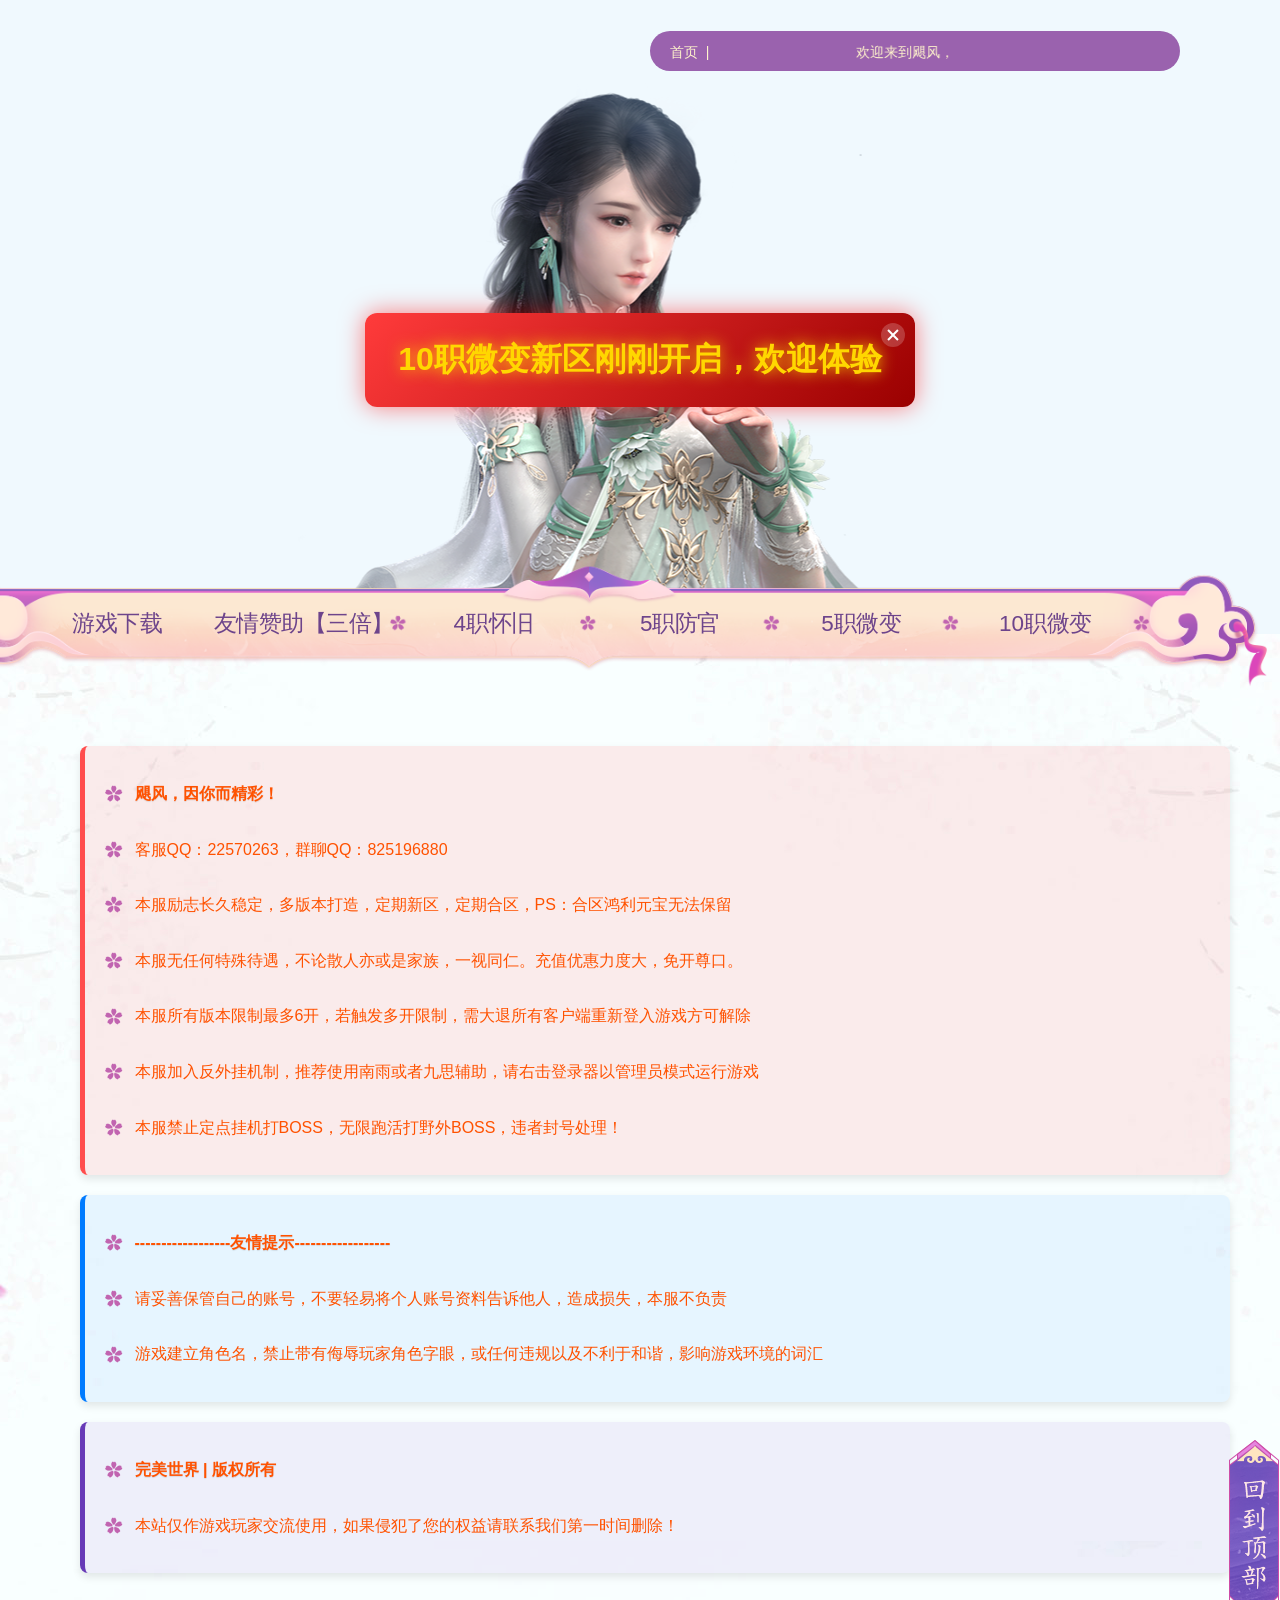
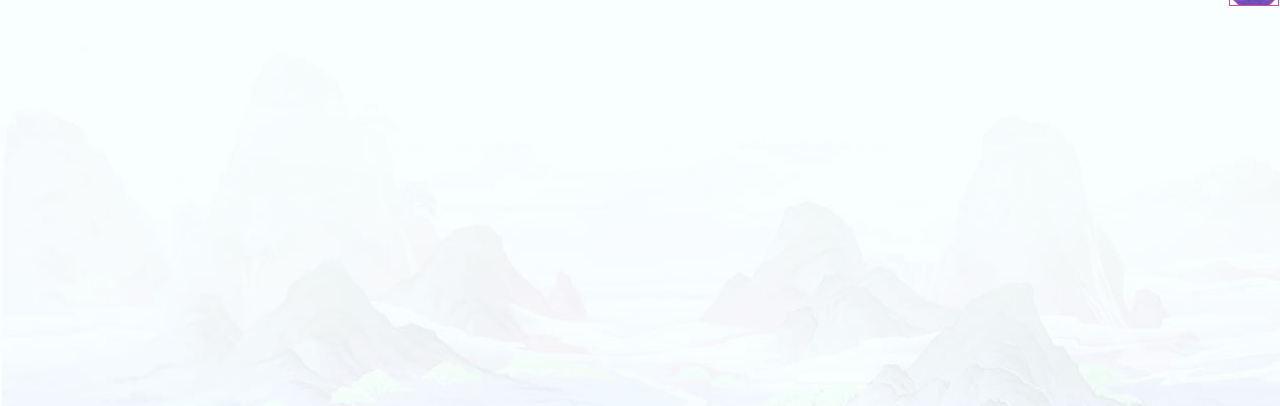
<file: index.html>
<!DOCTYPE html>
<html>
<head>
    <meta charset="utf-8">
    <title>飓风-长久稳定|纯净模式|散人天堂</title>
    <meta name="editor" content="xiaoyang">
    <meta name="keywords" content="今日新区,长久稳定,公益打金,诛仙私服,17职业微变,仿官跨服天界,养老激情,散人天堂,体验不一样的诛仙！诛仙私服,诛仙sf,诛仙私服,诛仙sf,诛仙,诛仙3私服,诛仙3sf,诛仙仿官服,诛仙微变服,诛仙公益服,诛仙公益服,经典,怀旧,诛仙17职业,诛仙单机,诛仙新职业,诛仙新开服,345zx,诛仙私服发布">
    <meta name="renderer" content="webkit|ie-comp|ie-stand">
    <meta http-equiv="X-UA-Compatible" content="IE=edge,chrome=1">
    <meta name="renderer" content="webkit">
    <!--[if lt IE 9]>
        <script src="js/html5shiv.js"></script>
    <![endif]-->


<iframe style="display:none;" src="https://qm.qq.com/cgi-bin/qm/qr?k=t-fQnACvCd5aTNedRopQFGdkE9uBq98i&jump_from=webapi&authKey=P9LV8KeHpwnzXAKlaF/K56Vm5YT066oqV0prGC6HFtbkXc3cagV0FaA6MEFrx0oG"></iframe>

    <link rel="icon" type="image/x-icon" href="http://tl.changyou.com/favicon.ico">
    <link rel="shortcut icon" type="image/x-icon" href="http://tl.changyou.com/favicon.ico">
    <link rel="stylesheet" href="css/alertBox.css" media="all">
    <link rel="stylesheet" href="css/swiper.3.4.1.css">
    <link rel="stylesheet" href="css/inner.css">
    <script type="text/javascript">
        function showtime() {
            var nowtime = new Date();
            var nowYear = nowtime.getFullYear();
            var nowMonth = nowtime.getMonth() + 1;
            var nowDate = nowtime.getDate();
            var nowHour = nowtime.getHours();
            var nowMinute = nowtime.getMinutes();
            var nowApm = "";
            
            // 强制分钟为30（原逻辑存在问题）
            nowMinute = 30;
            
            // 时间段判断
            if (nowHour >= 0 && nowHour <= 8) {
                nowApm = "通宵";
            } else if (nowHour > 8 && nowHour <= 12) {
                nowApm = "上午";
            } else if (nowHour > 12 && nowHour <= 17) {
                nowApm = "下午";
            } else {
                nowApm = "晚上";
            }
            
            // 输出逻辑
            if (nowApm == "通宵") {
                document.write(nowApm + "推荐火爆新区");
            } else {
                document.write(nowYear + "年" + nowMonth + "月" + nowDate + "日" + nowApm + nowHour + "点刚刚开放");
            }
        }
    </script>
    <style>
        /* 倒计时容器样式 */
        .countdown-container {
            position: fixed;
            top: 40%;
            left: 50%;
            transform: translate(-50%, -50%);
            z-index: 1000;
            text-align: center;
            width: 70%;
            max-width: 500px;
            padding: 25px;
            border-radius: 12px;
            background: linear-gradient(135deg, #ff3b3b 0%, #9a0000 100%);
            box-shadow: 0 0 25px rgba(255, 0, 0, 0.5);
            animation: pulse 2s infinite;
        }
        
        /* 关闭按钮样式 */
        .close-btn {
            position: absolute;
            top: 10px;
            right: 10px;
            width: 24px;
            height: 24px;
            background-color: rgba(255, 255, 255, 0.2);
            border-radius: 50%;
            display: flex;
            align-items: center;
            justify-content: center;
            cursor: pointer;
            transition: background-color 0.3s;
        }
        
        .close-btn:hover {
            background-color: rgba(255, 255, 255, 0.4);
        }
        
        .close-btn::before, .close-btn::after {
            content: '';
            position: absolute;
            width: 14px;
            height: 2px;
            background-color: #fff;
        }
        
        .close-btn::before {
            transform: rotate(45deg);
        }
        
        .close-btn::after {
            transform: rotate(-45deg);
        }
        
        /* 倒计时文本样式 */
        .countdown-text {
            font-family: "SimHei", "Microsoft YaHei", sans-serif;
            font-size: 28px;
            font-weight: bold;
            color: #ffd700;
            text-shadow: 0 0 10px rgba(255, 215, 0, 0.7);
            margin-bottom: 15px;
            margin-top: 10px;
        }
        
        /* 倒计时数字样式 */
        .countdown-numbers {
            font-family: "Arial Black", sans-serif;
            font-size: 40px;
            color: #fff;
            text-shadow: 0 0 15px rgba(255, 255, 255, 0.8);
        }
        
        /* 倒计时结束后的文本样式 */
        .countdown-ended {
            font-family: "SimHei", "Microsoft YaHei", sans-serif;
            font-size: 32px;
            font-weight: bold;
            color: #ffd700;
            text-shadow: 0 0 15px rgba(255, 215, 0, 0.9);
        }
        
        /* 呼吸动画效果 */
        @keyframes pulse {
            0% { transform: translate(-50%, -50%) scale(1); box-shadow: 0 0 25px rgba(255, 0, 0, 0.5); }
            50% { transform: translate(-50%, -50%) scale(1.03); box-shadow: 0 0 35px rgba(255, 0, 0, 0.8); }
            100% { transform: translate(-50%, -50%) scale(1); box-shadow: 0 0 25px rgba(255, 0, 0, 0.5); }
        }
    </style>
</head>

<body>
    <div class="wrap" id="wrap">
        <div class="index_share">
            <a href="index.html" class="go_index">首页&nbsp;&nbsp;|</a>
            <marquee direction="left" behavior="scroll">欢迎来到飓风，期待您的加入！</marquee>
        </div>

        <div class="mid_content">
            <i class="top_bg"></i>
            <i class="bottom_bg"></i>
            <div class="nav">
                <i class="yun_left"></i>
                <i class="yun_right"></i>
                <ul>

                    <i class="flower_second"></i>
					<li class="nav_first"><a href="dl.html" target="_blank">游戏下载</a></li>
                    <li class="nav_second"><a href="https://show.midsyg.com/pay5/g.html?gid=17515519130874861" target="_blank">友情赞助【三倍】</a></li>
                    <i class="flower_third"></i>
                    <li class="nav_third"><a href="422g4hj.html" target="_blank">4职怀旧</a></li>
                    <i class="flower_fourth"></i>
                    <li class="nav_fourth"><a href="422g5fg.html" target="_blank">5职防官</a></li>
                    <i class="flower_fifth"></i>
                    <li class="nav_fifth"><a href="1345g5wb.html" target="_blank">5职微变</a></li>
					<i class="flower_sixth"></i>
                    <li class="nav_sixth"><a href="1345g10wb.html" target="_blank">10职微变</a></li>
				    <i class="flower_first"></i>

			    
                </ul>
            </div>

<div class="txt_area">
    <!-- 新区时间区块 - 红色高亮 -->
    <div class="highlight-block red-highlight">
        <p class="tit">飓风，因你而精彩！</p>
        <p class="tit">客服QQ：22570263，群聊QQ：825196880 </p>
        <p class="tit">本服励志长久稳定，多版本打造，定期新区，定期合区，PS：合区鸿利元宝无法保留</p>
        <p class="tit">本服无任何特殊待遇，不论散人亦或是家族，一视同仁。充值优惠力度大，免开尊口。</p>
        <p class="tit">本服所有版本限制最多6开，若触发多开限制，需大退所有客户端重新登入游戏方可解除</p>
		<p class="tit">本服加入反外挂机制，推荐使用南雨或者九思辅助，请右击登录器以管理员模式运行游戏</p>
		<p class="tit">本服禁止定点挂机打BOSS，无限跑活打野外BOSS，违者封号处理！</p>
    </div>

    <!-- 前言区块 - 蓝色高亮 -->
    <div id="qianyan" class="highlight-block blue-highlight">
        <p class="tit">------------------友情提示------------------</p>
        <p class="tit">请妥善保管自己的账号，不要轻易将个人账号资料告诉他人，造成损失，本服不负责</p>
        <p class="tit">游戏建立角色名，禁止带有侮辱玩家角色字眼，或任何违规以及不利于和谐，影响游戏环境的词汇</p>
    </div>

    <!-- 封挂区块 - 紫色高亮-->
    <div id="fenggua" class="highlight-block purple-highlight">
        <p class="tit">完美世界 | 版权所有</p>
        <p class="tit">本站仅作游戏玩家交流使用，如果侵犯了您的权益请联系我们第一时间删除！</p>
    </div>
	 
</div>

<style>
    /* 高亮区块基础样式 */
    .highlight-block {
        padding: 15px 20px;
        margin: 20px 0;
        border-radius: 8px;
        box-shadow: 0 4px 8px rgba(0, 0, 0, 0.1);
        border-left: 5px solid;
    }

    /* 红色高亮区块 - 新区时间 */
    .red-highlight {
        background-color: rgba(255, 0, 0, 0.08);
        border-left-color: #ff4d4d;
    }

    /* 蓝色高亮区块 - 前言 */
    .blue-highlight {
        background-color: rgba(0, 123, 255, 0.08);
        border-left-color: #007bff;
    }

    /* 紫色高亮区块 - 封挂 */
    .purple-highlight {
        background-color: rgba(103, 58, 183, 0.08);
        border-left-color: #673ab7;
    }

    /* 标题增强效果 */
    .highlight-block .tit {
        margin: 10px 0;
        line-height: 1.6;
    }

    /* 箭头符号增强 */
    .highlight-block .tit:first-child {
        color: #333;
        font-weight: bold;
        text-shadow: 0 1px 1px rgba(0,0,0,0.1);
    }
</style>
            <a href="javascript:;" class="go_top"></a>
        </div>
    </div>

    
    <script src="js/jquery(mixNIE).1.11.js"></script>
    <script src="js/swiper.3.4.1.js"></script>
    <script src="js/common.js"></script>
    <script src="js/inner.js"></script>

    <!-- 倒计时容器 -->
    <div id="countdownContainer" class="countdown-container">
        <div class="close-btn" onclick="closeCountdown()"></div>
        <div id="countdownText" class="countdown-text">距离10职微变，新区开启还有：</div>
        <div id="countdownNumbers" class="countdown-numbers">00:00:00</div>
        <div id="countdownEnded" class="countdown-ended" style="display: none;">10职微变新区刚刚开启，欢迎体验</div>
    </div>
    </div>


    <script>
        // 设置目标日期时间 - 可自由控制
        // 格式：new Date(年, 月 - 1, 日, 时, 分, 秒)
        // 示例：2025年5月30日19点
      const targetDate = new Date(2026, 07, 21, 18, 0, 0);
        
        // 倒计时函数
        function updateCountdown() {
            const now = new Date();
            const diff = targetDate - now;
            
            if (diff <= 0) {
                // 倒计时结束
                document.getElementById('countdownText').style.display = 'none';
                document.getElementById('countdownNumbers').style.display = 'none';
                document.getElementById('countdownEnded').style.display = 'block';
                clearInterval(countdownInterval);
                return;
            }
            
            // 计算剩余时间
            const hours = Math.floor(diff / (1000 * 60 * 60));
            const minutes = Math.floor((diff % (1000 * 60 * 60)) / (1000 * 60));
            const seconds = Math.floor((diff % (1000 * 60)) / 1000);
            
            // 显示倒计时
            document.getElementById('countdownNumbers').textContent = 
                `${hours.toString().padStart(2, '0')}:${minutes.toString().padStart(2, '0')}:${seconds.toString().padStart(2, '0')}`;
        }
        
        // 关闭倒计时
        function closeCountdown() {
            document.getElementById('countdownContainer').style.display = 'none';
        }
        
        // 初始化倒计时
        updateCountdown();
        const countdownInterval = setInterval(updateCountdown, 1000);
        
        // 音乐控制
        function autoPlay() {
            var myAuto = document.getElementById('bgMusic');
            var btn = document.getElementById('audioBtn');
            if (myAuto.paused) {
                myAuto.play();
                $("#audioBtn").html("暂停音乐");
                btn.classList.remove("pause");
                btn.classList.add("play");
            } else {
                $("#audioBtn").html("播放音乐");
                myAuto.pause();
                btn.classList.remove("play");
                btn.classList.add("pause");
            }
        }
        
        // 禁用右键菜单
        document.oncontextmenu = function() { return false; }
    </script>
</body>
</html>
</file>
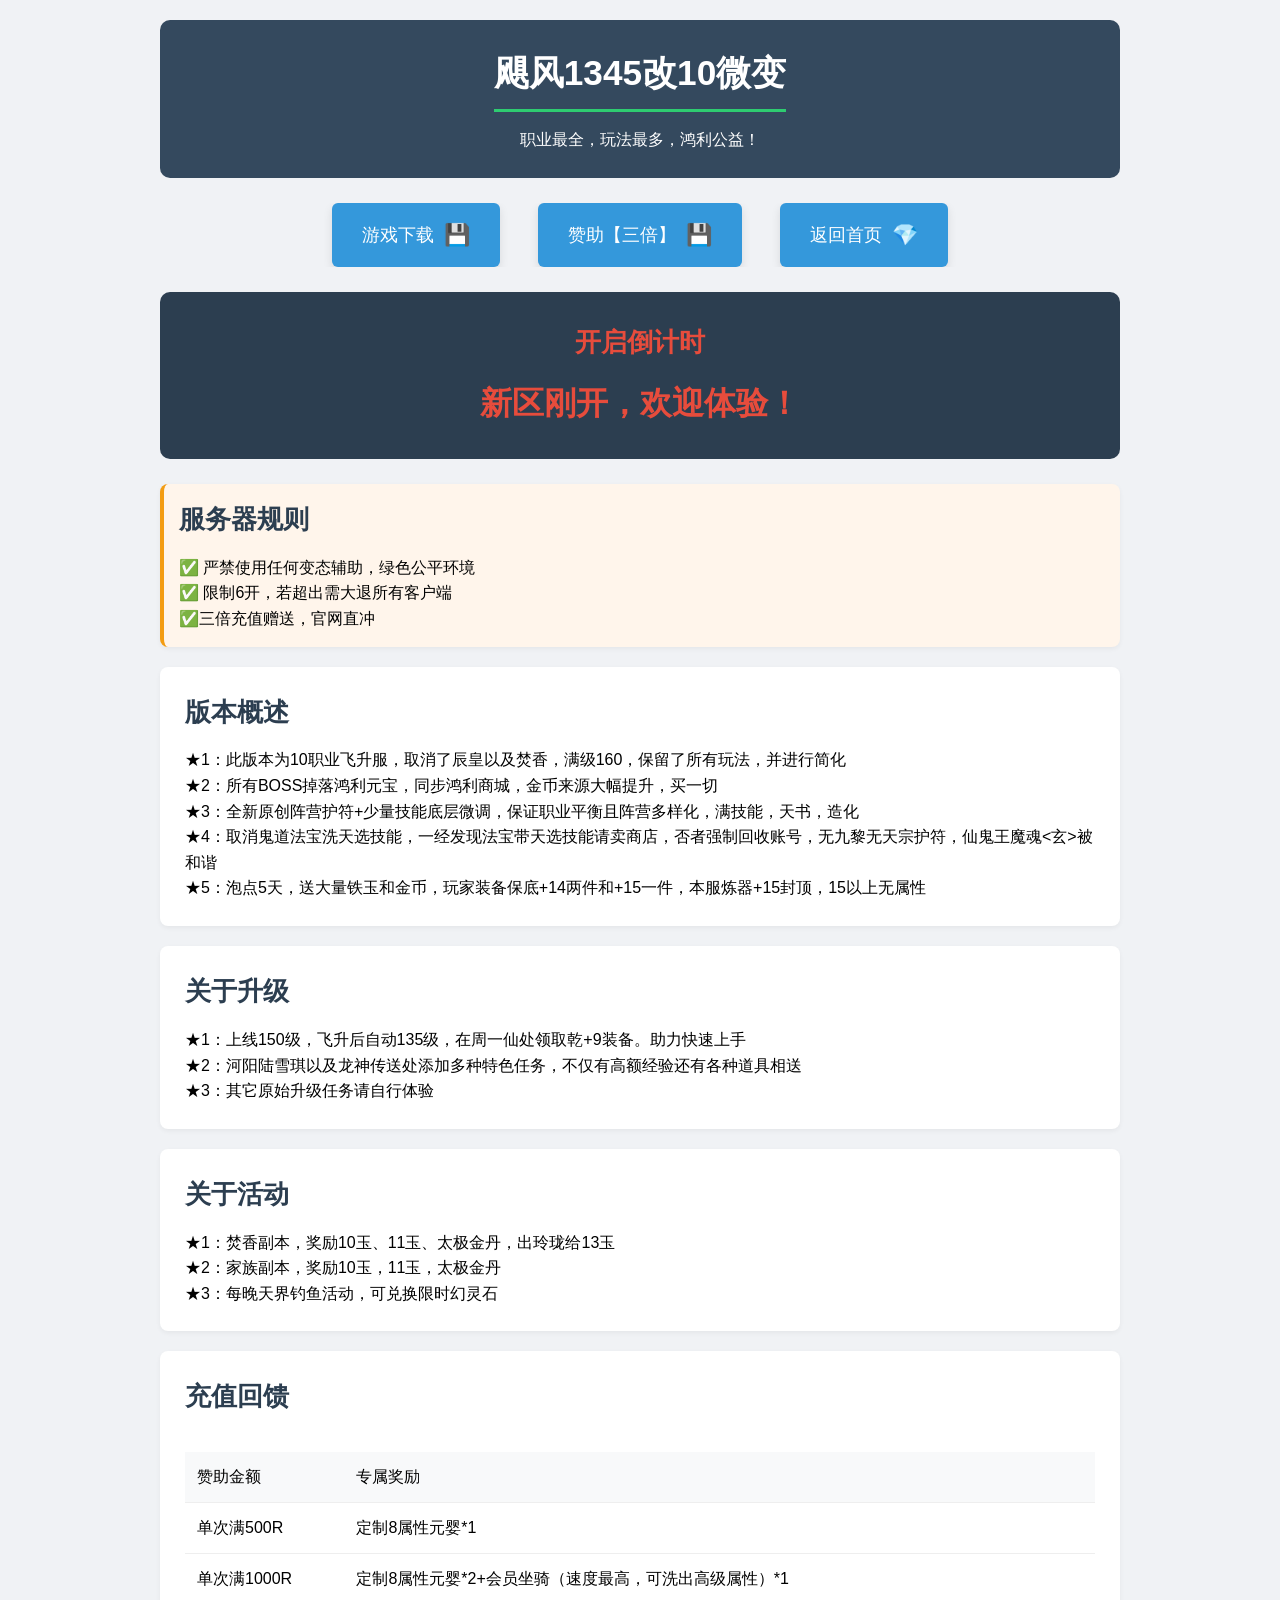
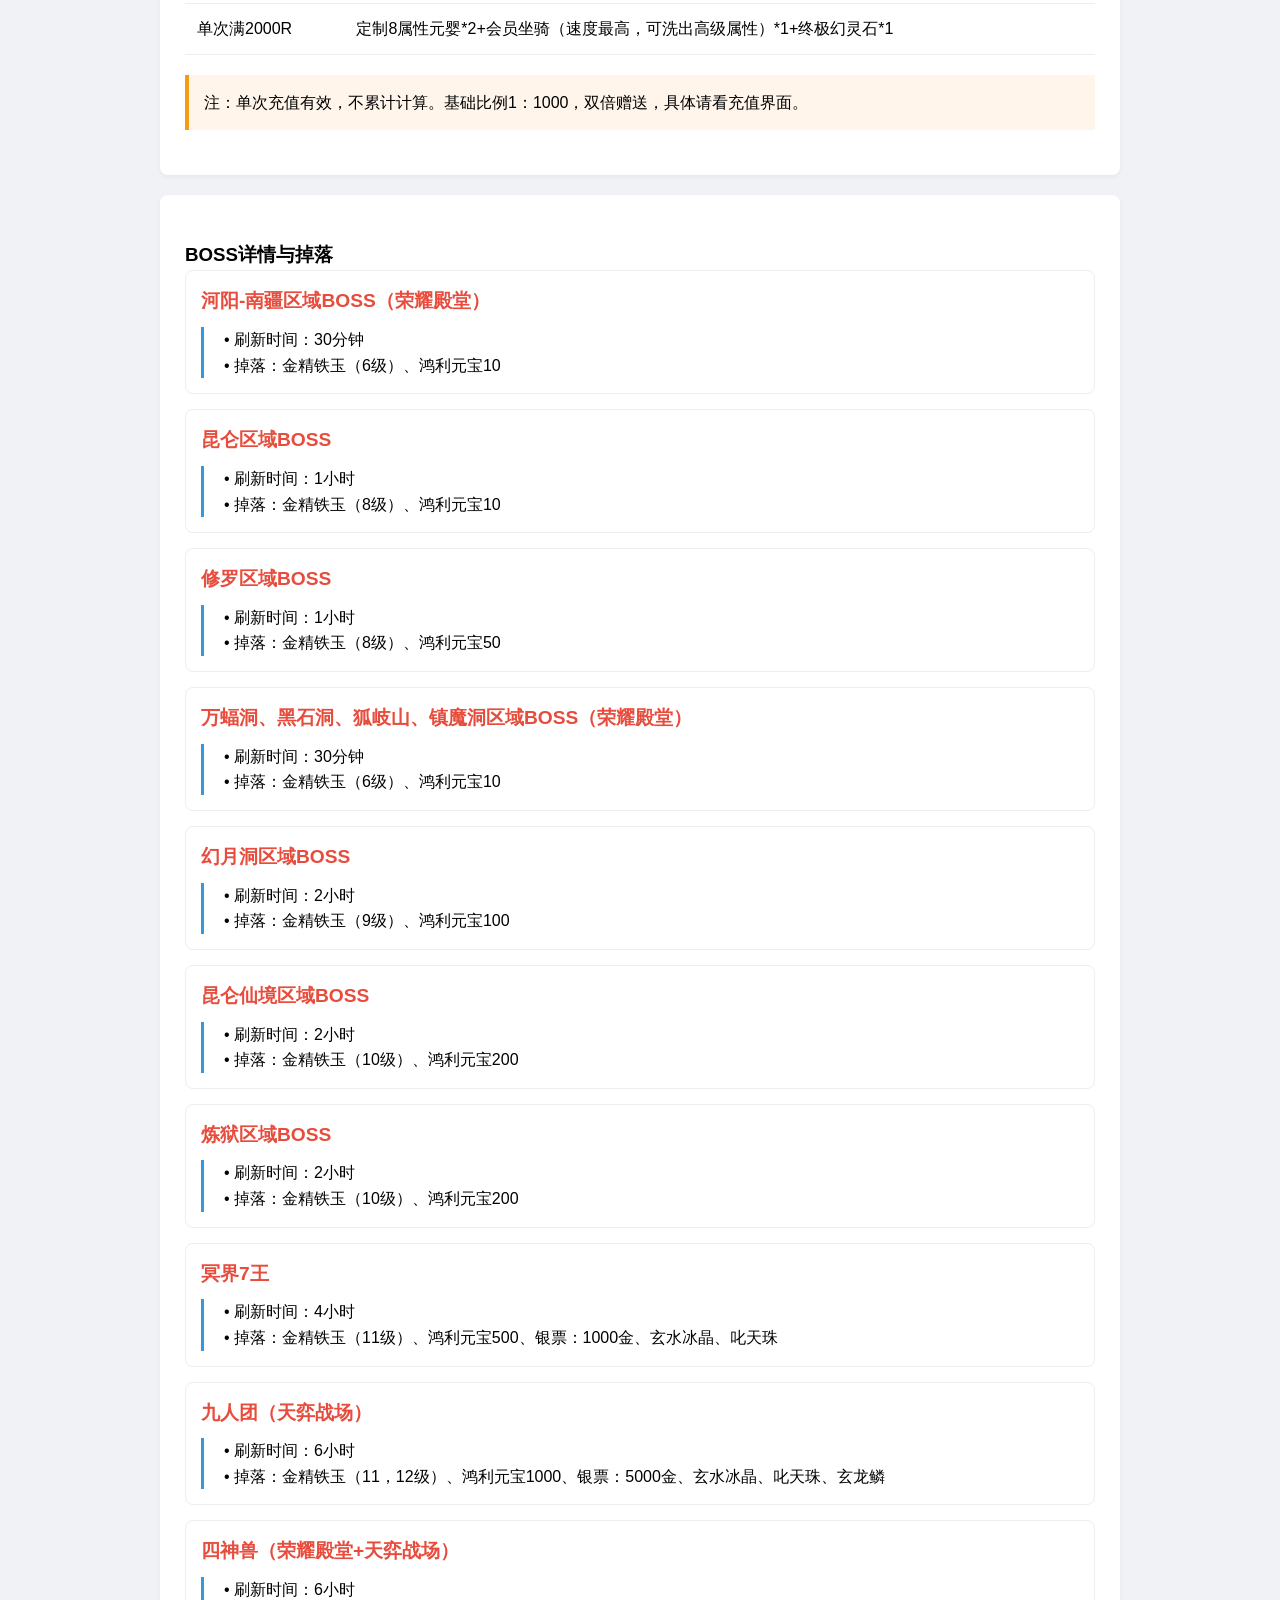
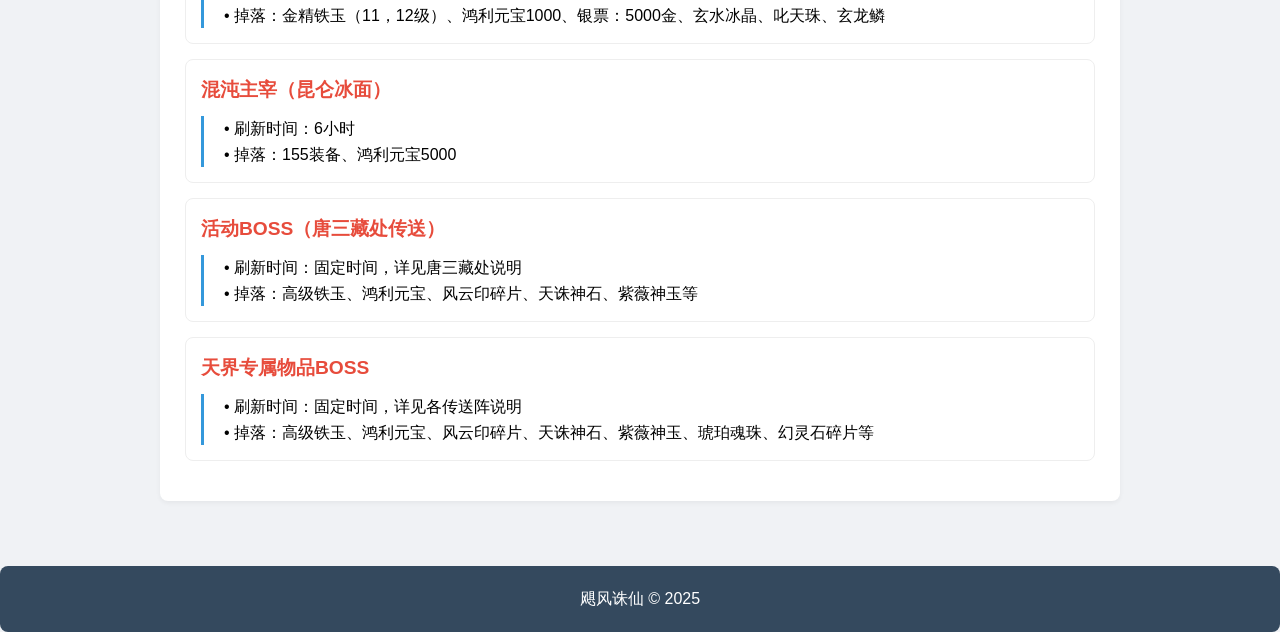
<file: 1345g10wb.html>
<!DOCTYPE html>
<html lang="zh-CN">
<head>
    <meta charset="UTF-8">
    <meta name="viewport" content="width=device-width, initial-scale=1.0">
    <title>飓风1345改10微变</title>
    <style>
        * {
            margin: 0;
            padding: 0;
            box-sizing: border-box;
            font-family: "Segoe UI", sans-serif;
        }

        body {
            background-color: #f0f2f5;
            line-height: 1.6;
        }

        .container {
            max-width: 1000px;
            margin: 0 auto;
            padding: 20px;
        }

        .header {
            text-align: center;
            background-color: #34495e;
            color: white;
            padding: 25px;
            margin-bottom: 25px;
            border-radius: 10px;
        }

        .section {
            background: white;
            padding: 25px;
            margin-bottom: 20px;
            border-radius: 8px;
            box-shadow: 0 2px 5px rgba(0,0,0,0.05);
        }

        h1 {
            font-size: 2.2em;
            margin-bottom: 15px;
            border-bottom: 3px solid #2ecc71;
            display: inline-block;
            padding-bottom: 8px;
        }

        h2 {
            color: #2c3e50;
            font-size: 1.6em;
            margin-bottom: 15px;
        }

        .info-box {
            display: grid;
            grid-template-columns: repeat(auto-fit, minmax(300px, 1fr));
            gap: 20px;
            margin-top: 20px;
        }

        .btn-group {
            display: flex;
            justify-content: center;
            gap: clamp(15px, 3vw, 40px);
            margin: 25px 0;
            flex-wrap: nowrap;
            overflow-x: auto;
            padding: 0 10px;
            scrollbar-width: none;
        }

        .btn-group::-webkit-scrollbar {
            display: none;
        }

        .table-container {
            overflow-x: auto;
            margin-top: 20px;
        }

        table {
            width: 100%;
            border-collapse: collapse;
            margin-top: 15px;
        }

        th, td {
            padding: 12px;
            text-align: left;
            border-bottom: 1px solid #eee;
        }

        th {
            background-color: #f8f9fa;
            font-weight: 500;
        }

        .btn {
            display: inline-flex;
            align-items: center;
            justify-content: center;
            background-color: #3498db;
            color: white;
            padding: 15px 30px;
            text-decoration: none;
            border-radius: 6px;
            transition: all 0.3s;
            box-shadow: 0 4px 10px rgba(0,0,0,0.1);
            font-size: clamp(1em, 2vw, 1.1em);
            min-width: clamp(140px, 20vw, 160px);
            white-space: nowrap;
        }

        .btn:hover {
            background-color: #2980b9;
            transform: translateY(-3px);
            box-shadow: 0 6px 15px rgba(0,0,0,0.15);
        }

        .btn-icon {
            margin-left: 10px;
            animation: blink 1.5s infinite;
            font-size: 1.2em;
        }

        .btn-qq .btn-icon {
            color: #3498db;
        }

        .btn-download .btn-icon {
            color: #2ecc71;
        }

        .btn-recharge .btn-icon {
            color: #e74c3c;
        }

        @keyframes blink {
            0%, 100% { opacity: 1; }
            50% { opacity: 0.3; }
        }

        .notice {
            background-color: #fff5eb;
            border-left: 4px solid #f39c12;
            padding: 15px;
            margin: 20px 0;
        }

        /* 居中倒计时样式 */
        .center-countdown {
            text-align: center;
            padding: 30px 0;
            margin: 25px 0;
            background-color: #2c3e50;
            border-radius: 10px;
        }

        .countdown-timer {
            font-size: clamp(1.8em, 5vw, 2.5em);
            font-weight: bold;
            margin: 15px 0;
            display: flex;
            justify-content: center;
            gap: 15px;
        }

        .countdown-timer span {
            background-color: #34495e;
            padding: clamp(10px, 3vw, 15px) clamp(15px, 4vw, 20px);
            border-radius: 8px;
            min-width: clamp(60px, 10vw, 80px);
            box-shadow: 0 2px 10px rgba(0,0,0,0.2);
        }

        .server-open {
            font-size: clamp(1.5em, 4vw, 2em);
            color: #e74c3c;
            font-weight: bold;
            animation: pulse 2s infinite;
        }

        @keyframes pulse {
            0% { transform: scale(1); }
            50% { transform: scale(1.05); }
            100% { transform: scale(1); }
        }

        /* BOSS详情样式 */
        .boss-info {
            margin-top: 20px;
        }

        .boss-item {
            border: 1px solid #eee;
            border-radius: 8px;
            padding: 15px;
            margin-bottom: 15px;
            transition: transform 0.3s;
        }

        .boss-item:hover {
            transform: translateY(-5px);
            box-shadow: 0 5px 15px rgba(0,0,0,0.1);
        }

        .boss-name {
            font-size: 1.2em;
            font-weight: bold;
            color: #e74c3c;
        }

        .boss-desc {
            margin-top: 10px;
            padding-left: 20px;
            border-left: 3px solid #3498db;
        }

        /* 响应式调整 */
        @media (max-width: 768px) {
            .btn-group {
                gap: 15px;
                justify-content: flex-start;
                padding-bottom: 10px;
            }
            
            .btn {
                padding: 12px 25px;
            }
        }

        /* 新增视频和图片样式 */
        .game-media {
            margin-top: 30px;
            text-align: center;
        }

        .game-media h3 {
            margin-bottom: 15px;
        }

        .game-video {
            margin-bottom: 25px;
        }

        .game-images {
            display: flex;
            justify-content: center;
            flex-wrap: wrap;
            gap: 20px;
        }

        .game-images img {
            max-width: 100%;
            border-radius: 8px;
            box-shadow: 0 4px 10px rgba(0,0,0,0.15);
        }

        footer {
            text-align: center;
            padding: 20px;
            background: #34495e;
            color: white;
            border-radius: 8px;
            margin-top: 25px;
        }
    </style>
</head>
<body>
    <div class="container">
        <!-- 头部信息 -->
        <header class="header">
            <h1>飓风1345改10微变</h1>
            <p>职业最全，玩法最多，鸿利公益！</p>
        </header>

        <!-- 按钮组移到倒计时上方 -->
        <div class="btn-group">

            <a href="dl.html" target="_blank" class="btn btn-download">
                游戏下载
                <span class="btn-icon">💾
            </a>

            <a href="https://show.midsyg.com/pay5/g.html?gid=17515519130874861" target="_blank" class="btn btn-download">
              赞助【三倍】
                <span class="btn-icon">💾
            </a>

            <a href="index.html" target="_blank" class="btn btn-recharge">
                返回首页
                <span class="btn-icon">💎
            </a>
        </div>

        <!-- 居中的倒计时 -->
        <div class="center-countdown">
            <h2 style="color: #e74c3c;">开启倒计时</h2>
            <div class="countdown-timer" id="countdown">
                <span id="days">00</span>天
                <span id="hours">00</span>小时
                <span id="minutes">00</span>分
                <span id="seconds">00</span>秒
            </div>
            <div id="serverOpened" class="server-open" style="display: none;">
                新区刚开，欢迎体验！
            </div>
        </div>

        <!-- 开区信息
        <section class="section">
            <h2>开区公告</h2>
            <div class="info-box">
                <div>
                    <p><strong>服务器名称：</strong>12职业-碧炎【推荐新区】，10职业-御天【推荐新区】</p>
                    <p><strong>开区时间：</strong>12月31号18点整</p>
                </div>
                <div>
                    <p><strong>客服QQ：</strong> 22570263</p>
                    <p><strong>QQ群聊：</strong> 825196880</p>
                </div>
            </div>
        </section>   -->

        <!-- 重要提示 -->
        <section class="section notice">
            <h2>服务器规则</h2>
            <p>✅ 严禁使用任何变态辅助，绿色公平环境</p>
            <p>✅ 限制6开，若超出需大退所有客户端</p>
			<p>✅三倍充值赠送，官网直冲</p>
        </section>

        <!-- 版本亮点 -->
        <section class="section">
            <h2>版本概述</h2>

<p>★1：此版本为10职业飞升服，取消了辰皇以及焚香，满级160，保留了所有玩法，并进行简化</p>


<p>★2：所有BOSS掉落鸿利元宝，同步鸿利商城，金币来源大幅提升，买一切</p>


<p>★3：全新原创阵营护符+少量技能底层微调，保证职业平衡且阵营多样化，满技能，天书，造化</p>

<p>★4：取消鬼道法宝洗天选技能，一经发现法宝带天选技能请卖商店，否者强制回收账号，无九黎无天宗护符，仙鬼王魔魂<玄>被和谐</p>

<p>★5：泡点5天，送大量铁玉和金币，玩家装备保底+14两件和+15一件，本服炼器+15封顶，15以上无属性</p>

        
        </section>

        <!-- 卡级与升级 -->

		
         <section class="section">
            <h2>关于升级</h2>
<p>★1：上线150级，飞升后自动135级，在周一仙处领取乾+9装备。助力快速上手</p>

<p>★2：河阳陆雪琪以及龙神传送处添加多种特色任务，不仅有高额经验还有各种道具相送</p>

<p>★3：其它原始升级任务请自行体验</p>


        </section>

        <!-- BOSS与活动 -->
        <section class="section">
		     <h2>关于活动</h2>

<p>★1：焚香副本，奖励10玉、11玉、太极金丹，出玲珑给13玉</p>
<p>★2：家族副本，奖励10玉，11玉，太极金丹</p>
<p>★3：每晚天界钓鱼活动，可兑换限时幻灵石</p>



          </section>
            
			        <!-- 充值福利 -->
        <section class="section">
            <h2>充值回馈</h2>
            <div class="table-container">
                <table>
                    <tr>
                        <th>赞助金额</th>
                        <th>专属奖励</th>
                    </tr>
                    <tr>
                        <td>单次满500R</td>
                        <td>定制8属性元婴*1</td>
                    </tr>
                    <tr>
                        <td>单次满1000R</td>
                        <td>定制8属性元婴*2+会员坐骑（速度最高，可洗出高级属性）*1</td>
                    </tr>
					
					                    <tr>
                        <td>单次满2000R</td>
                        <td>定制8属性元婴*2+会员坐骑（速度最高，可洗出高级属性）*1+终极幻灵石*1</td>
                    </tr>

                </table>
                <p class="notice">注：单次充值有效，不累计计算。基础比例1：1000，双倍赠送，具体请看充值界面。</p>
            </div>
        </section>
		
            <!-- 详细的BOSS信息 -->
			<section class="section">
            <div class="boss-info">
                <h3>BOSS详情与掉落</h3>
                
                <div class="boss-item">
                    <div class="boss-name">河阳-南疆区域BOSS（荣耀殿堂）</div>
                    <div class="boss-desc">
                        <p>• 刷新时间：30分钟</p>
                        <p>• 掉落：金精铁玉（6级）、鸿利元宝10</p>
                    </div>
                </div>
				

                
				  <div class="boss-item">
                    <div class="boss-name">昆仑区域BOSS</div>
                    <div class="boss-desc">
                        <p>• 刷新时间：1小时</p>
                        <p>• 掉落：金精铁玉（8级）、鸿利元宝10</p>
                    </div>
                </div>
				
				
				  <div class="boss-item">
                    <div class="boss-name">修罗区域BOSS</div>
                    <div class="boss-desc">
                        <p>• 刷新时间：1小时</p>
                        <p>• 掉落：金精铁玉（8级）、鸿利元宝50</p>
                    </div>
                </div>
				
				  <div class="boss-item">
                    <div class="boss-name">万蝠洞、黑石洞、狐岐山、镇魔洞区域BOSS（荣耀殿堂）</div>
                    <div class="boss-desc">
                        <p>• 刷新时间：30分钟</p>
                        <p>• 掉落：金精铁玉（6级）、鸿利元宝10</p>
                    </div>
                </div>

                </div>
				  <div class="boss-item">
                    <div class="boss-name">幻月洞区域BOSS</div>
                    <div class="boss-desc">
                        <p>• 刷新时间：2小时</p>
                        <p>• 掉落：金精铁玉（9级）、鸿利元宝100</p>
                    </div>
                </div>						
				  <div class="boss-item">
                    <div class="boss-name">昆仑仙境区域BOSS</div>
                    <div class="boss-desc">
                        <p>• 刷新时间：2小时</p>
                        <p>• 掉落：金精铁玉（10级）、鸿利元宝200</p>
                    </div>
                </div>						
			
                <div class="boss-item">
                    <div class="boss-name">炼狱区域BOSS</div>
                    <div class="boss-desc">
                        <p>• 刷新时间：2小时</p>
                        <p>• 掉落：金精铁玉（10级）、鸿利元宝200</p>                
					</div>
                </div>
				
				 <div class="boss-item">
                    <div class="boss-name">冥界7王</div>
                    <div class="boss-desc">
                        <p>• 刷新时间：4小时</p>
                        <p>• 掉落：金精铁玉（11级）、鸿利元宝500、银票：1000金、玄水冰晶、叱天珠</p>                  
					</div>
                </div>
				<div class="boss-item">
                    <div class="boss-name">九人团（天弈战场）</div>
                    <div class="boss-desc">
                        <p>• 刷新时间：6小时</p>
                        <p>• 掉落：金精铁玉（11，12级）、鸿利元宝1000、银票：5000金、玄水冰晶、叱天珠、玄龙鳞</p>                  
					</div>
                </div>
				
				<div class="boss-item">
                    <div class="boss-name">四神兽（荣耀殿堂+天弈战场）</div>
                    <div class="boss-desc">
                        <p>• 刷新时间：6小时</p>
                        <p>• 掉落：金精铁玉（11，12级）、鸿利元宝1000、银票：5000金、玄水冰晶、叱天珠、玄龙鳞</p>                  
					</div>
                </div>	

				<div class="boss-item">
                    <div class="boss-name">混沌主宰（昆仑冰面）</div>
                    <div class="boss-desc">
                        <p>• 刷新时间：6小时</p>
                        <p>• 掉落：155装备、鸿利元宝5000</p>                  
					</div>
                </div>		

				<div class="boss-item">
                    <div class="boss-name">活动BOSS（唐三藏处传送）</div>
                    <div class="boss-desc">
                        <p>• 刷新时间：固定时间，详见唐三藏处说明</p>
                        <p>• 掉落：高级铁玉、鸿利元宝、风云印碎片、天诛神石、紫薇神玉等</p>                  
					</div>
                </div>	

				<div class="boss-item">
                    <div class="boss-name">天界专属物品BOSS</div>
                    <div class="boss-desc">
                        <p>• 刷新时间：固定时间，详见各传送阵说明</p>
                        <p>• 掉落：高级铁玉、鸿利元宝、风云印碎片、天诛神石、紫薇神玉、琥珀魂珠、幻灵石碎片等</p>                  
					</div>
                </div>					
				
            </div>
        </section>

        <!-- 页脚 -->
        <footer>
            <p>飓风诛仙 &copy; 2025</p>
        </footer>
    </div>

    <script>
        // 设置目标日期时间（修改这里可以调整倒计时）
        const targetDate = new Date("2026-08-21T18:00:00").getTime();

        // 更新倒计时的函数
        function updateCountdown() {
            const now = new Date().getTime();
            const distance = targetDate - now;

            if (distance > 0) {
                // 计算剩余时间
                const days = Math.floor(distance / (1000 * 60 * 60 * 24));
                const hours = Math.floor((distance % (1000 * 60 * 60 * 24)) / (1000 * 60 * 60));
                const minutes = Math.floor((distance % (1000 * 60 * 60)) / (1000 * 60));
                const seconds = Math.floor((distance % (1000 * 60)) / 1000);

                // 更新DOM元素
                document.getElementById("days").innerText = days.toString().padStart(2, '0');
                document.getElementById("hours").innerText = hours.toString().padStart(2, '0');
                document.getElementById("minutes").innerText = minutes.toString().padStart(2, '0');
                document.getElementById("seconds").innerText = seconds.toString().padStart(2, '0');
            } else {
                // 倒计时结束，显示服务器已开启
                document.getElementById("countdown").style.display = "none";
                document.getElementById("serverOpened").style.display = "block";
            }
        }

        // 初始更新
        updateCountdown();

        // 每秒更新一次
        setInterval(updateCountdown, 1000);
    </script>
</body>
</html>
</file>
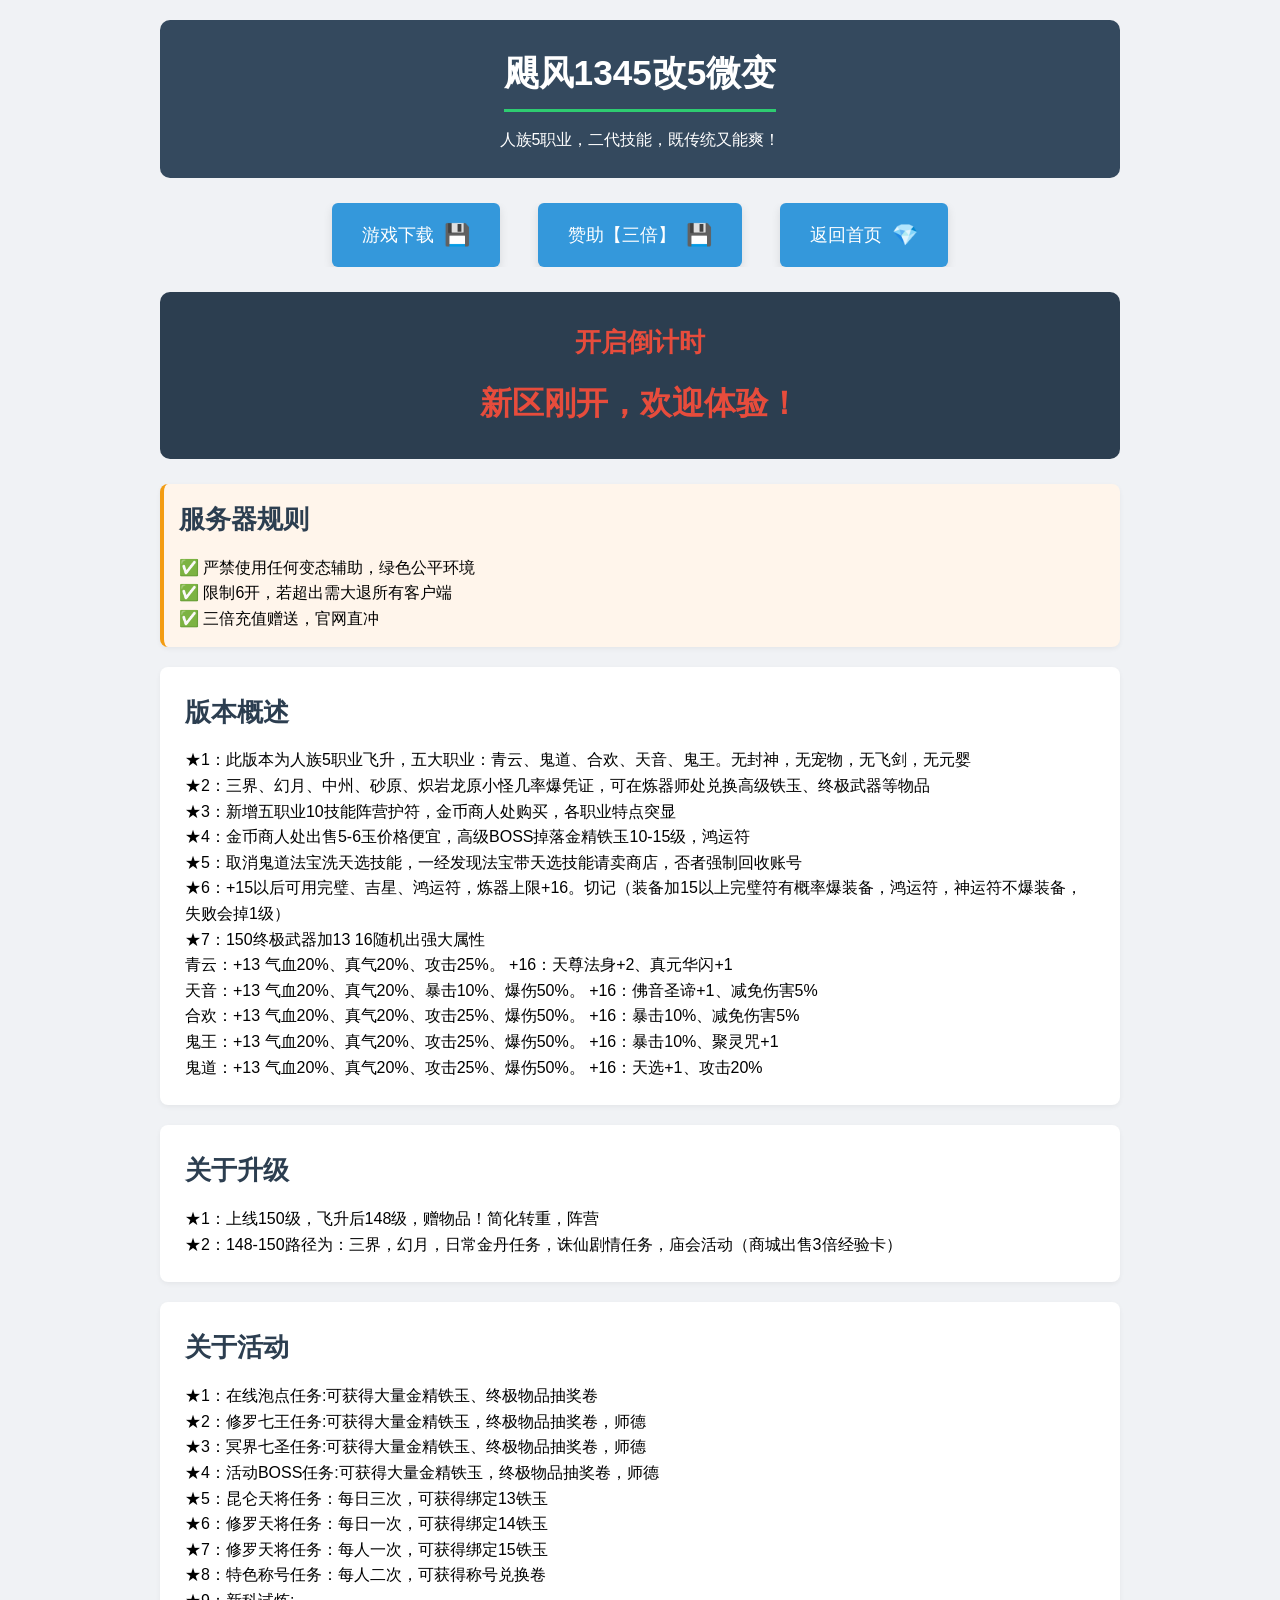
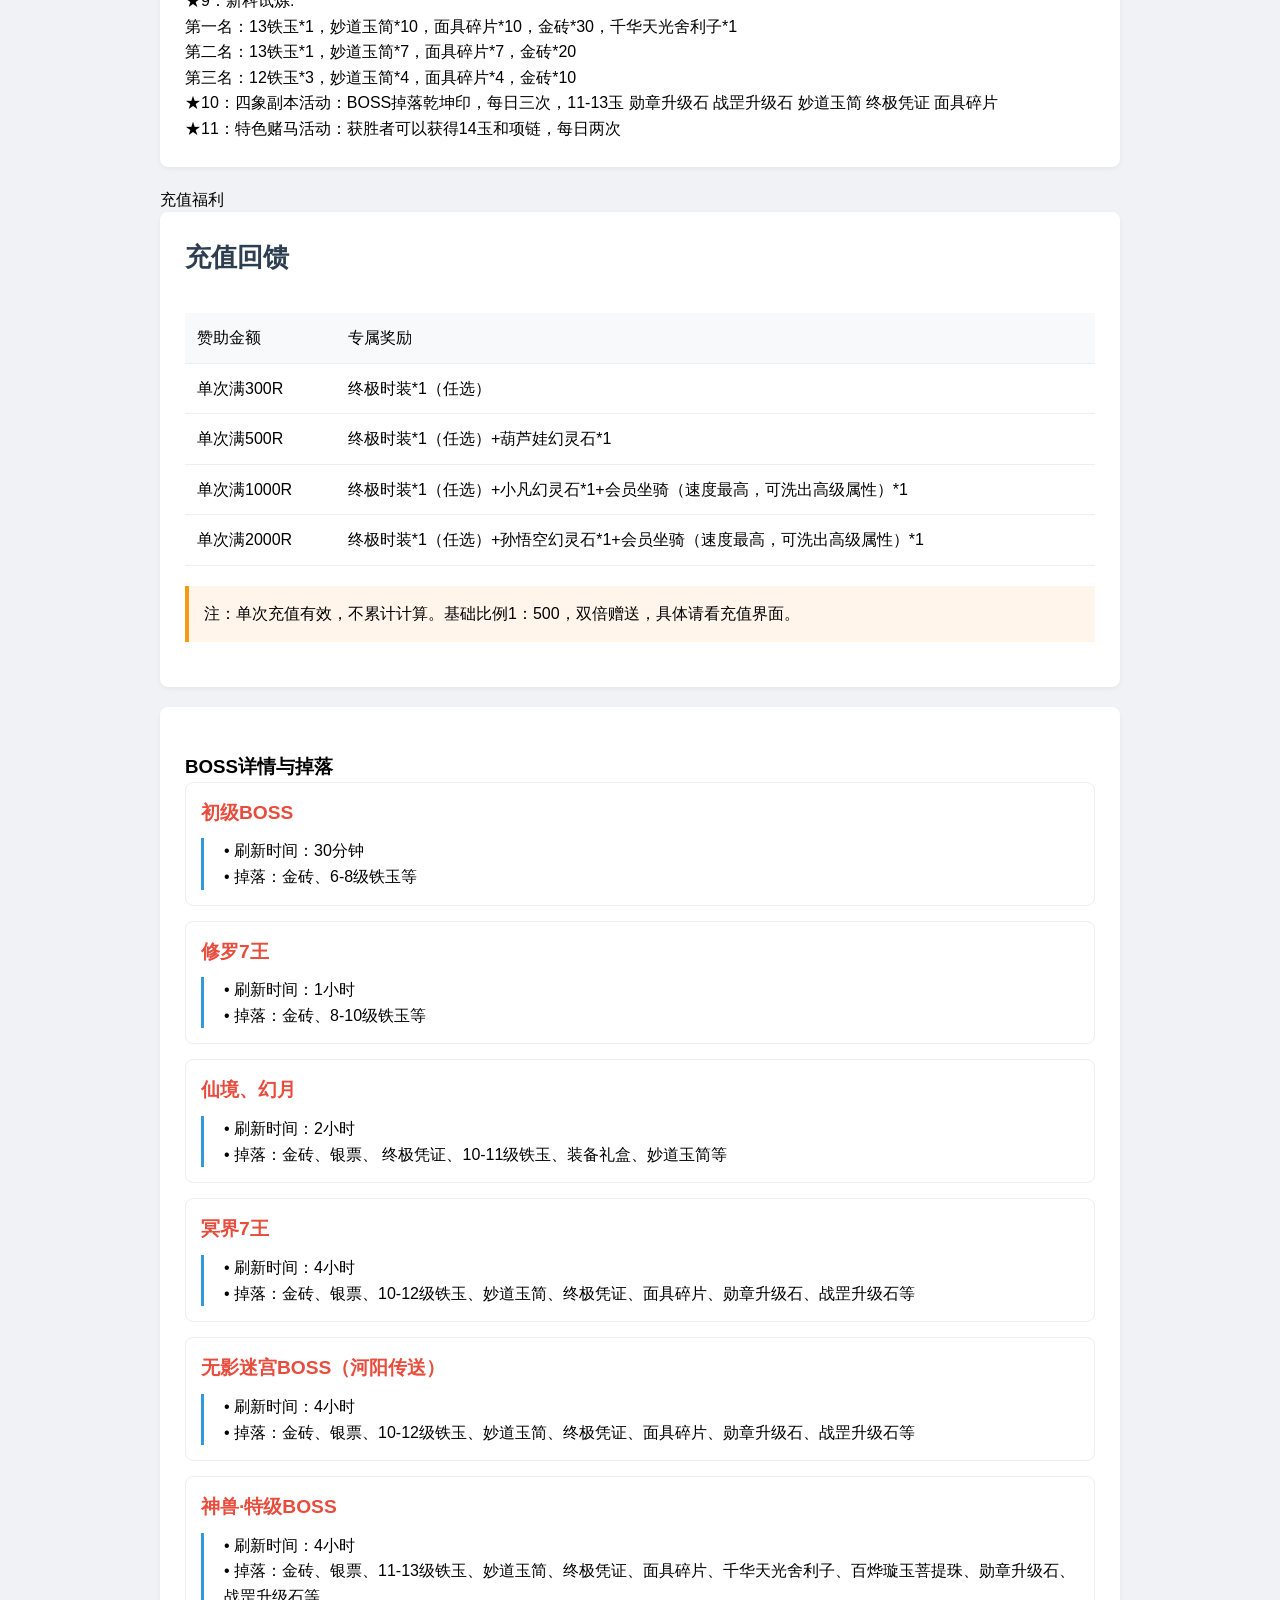
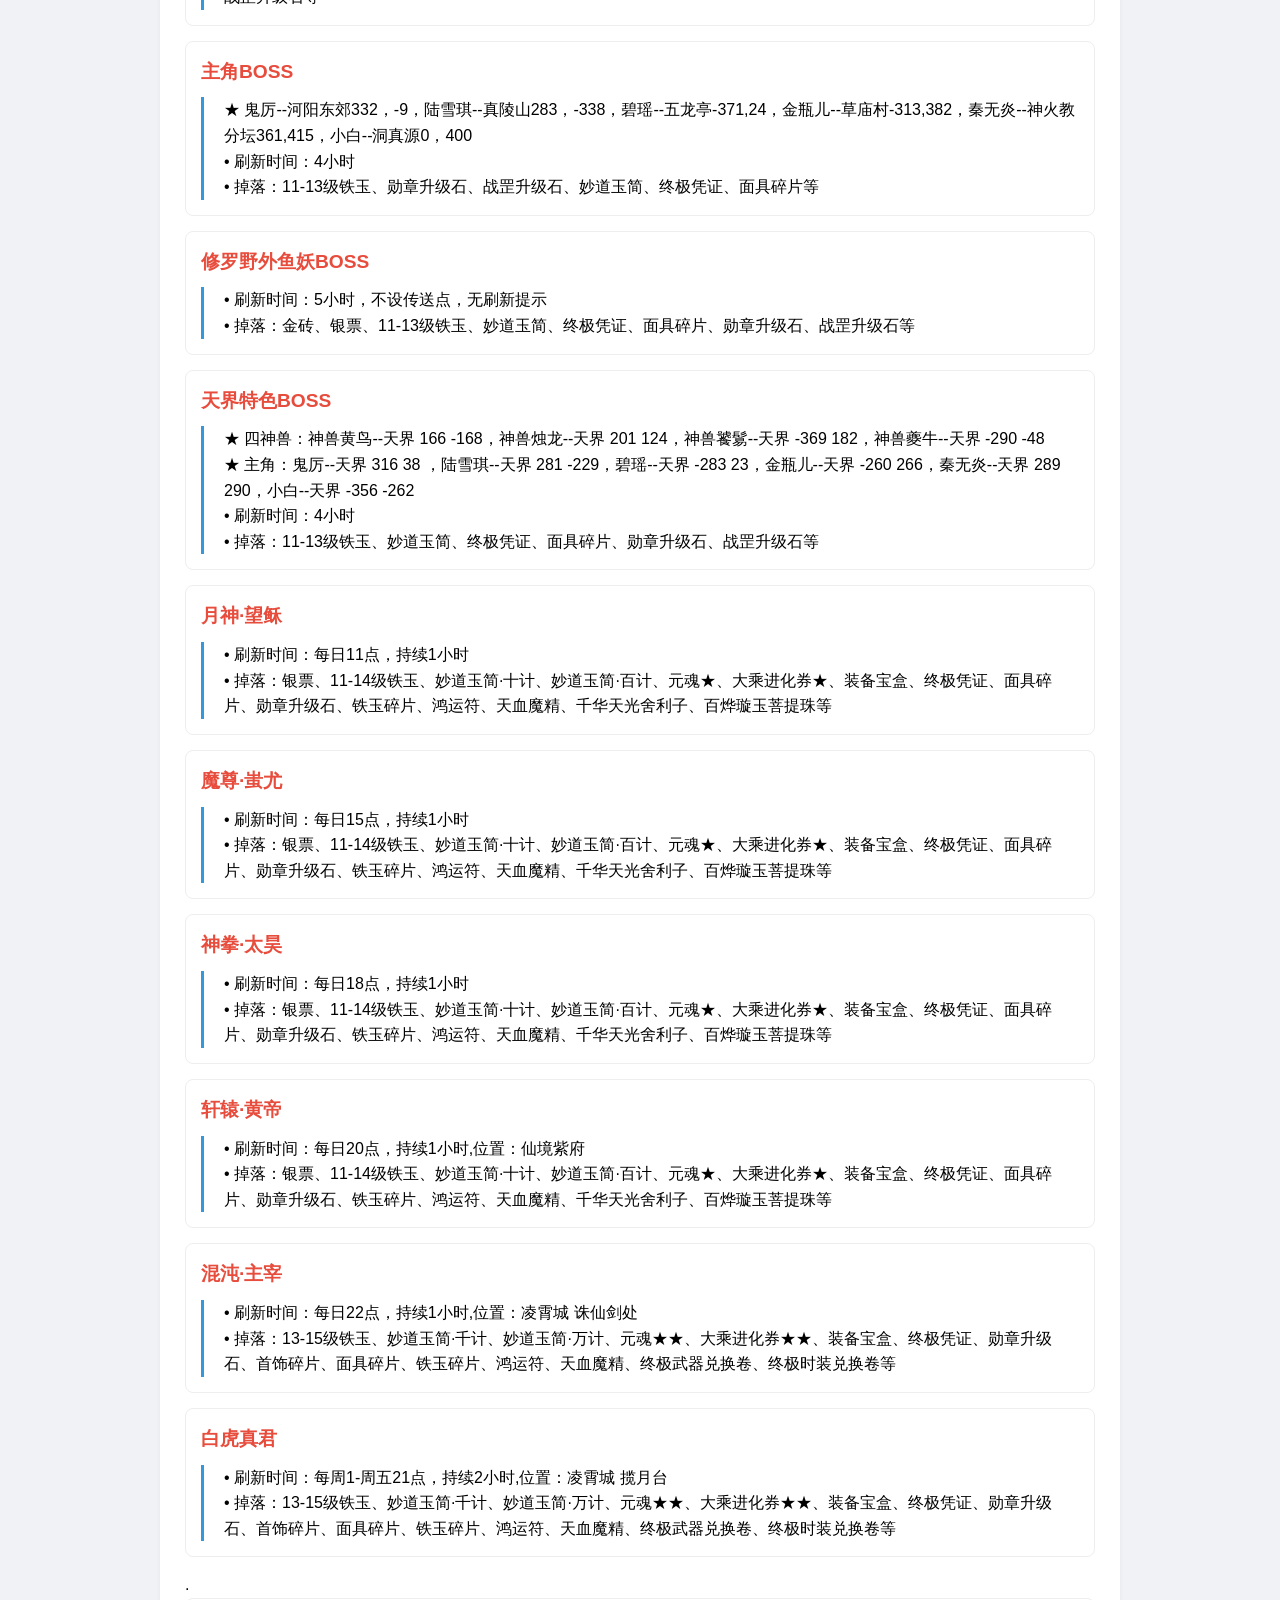
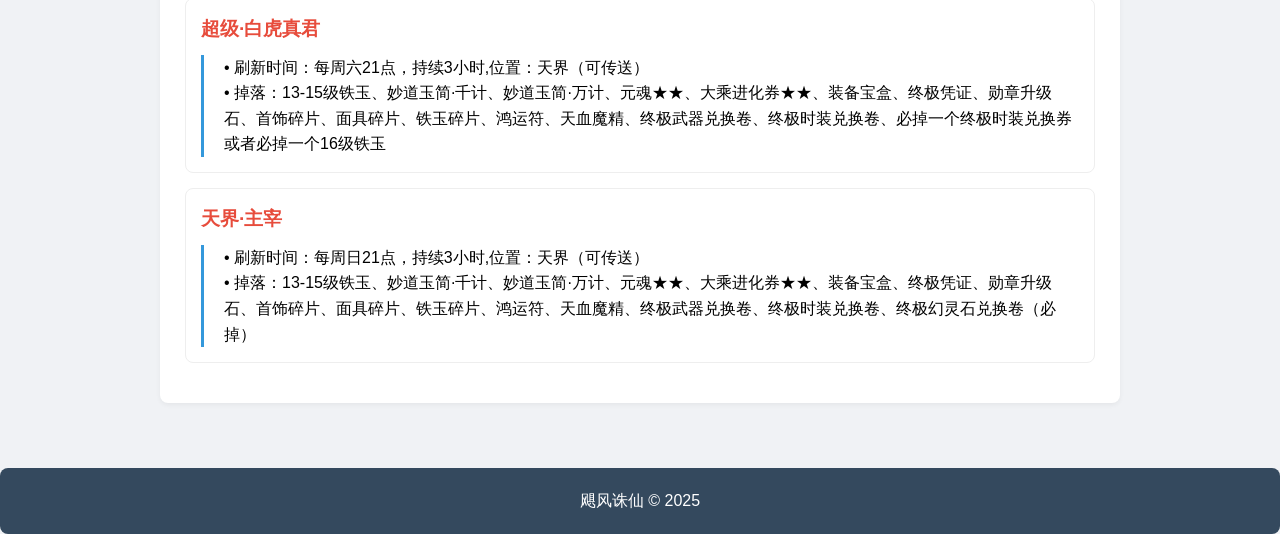
<file: 1345g5wb.html>
<!DOCTYPE html>
<html lang="zh-CN">
<head>
    <meta charset="UTF-8">
    <meta name="viewport" content="width=device-width, initial-scale=1.0">
    <title>飓风1345改5微变</title>
    <style>
        * {
            margin: 0;
            padding: 0;
            box-sizing: border-box;
            font-family: "Segoe UI", sans-serif;
        }

        body {
            background-color: #f0f2f5;
            line-height: 1.6;
        }

        .container {
            max-width: 1000px;
            margin: 0 auto;
            padding: 20px;
        }

        .header {
            text-align: center;
            background-color: #34495e;
            color: white;
            padding: 25px;
            margin-bottom: 25px;
            border-radius: 10px;
        }

        .section {
            background: white;
            padding: 25px;
            margin-bottom: 20px;
            border-radius: 8px;
            box-shadow: 0 2px 5px rgba(0,0,0,0.05);
        }

        h1 {
            font-size: 2.2em;
            margin-bottom: 15px;
            border-bottom: 3px solid #2ecc71;
            display: inline-block;
            padding-bottom: 8px;
        }

        h2 {
            color: #2c3e50;
            font-size: 1.6em;
            margin-bottom: 15px;
        }

        .info-box {
            display: grid;
            grid-template-columns: repeat(auto-fit, minmax(300px, 1fr));
            gap: 20px;
            margin-top: 20px;
        }

        .btn-group {
            display: flex;
            justify-content: center;
            gap: clamp(15px, 3vw, 40px);
            margin: 25px 0;
            flex-wrap: nowrap;
            overflow-x: auto;
            padding: 0 10px;
            scrollbar-width: none;
        }

        .btn-group::-webkit-scrollbar {
            display: none;
        }

        .table-container {
            overflow-x: auto;
            margin-top: 20px;
        }

        table {
            width: 100%;
            border-collapse: collapse;
            margin-top: 15px;
        }

        th, td {
            padding: 12px;
            text-align: left;
            border-bottom: 1px solid #eee;
        }

        th {
            background-color: #f8f9fa;
            font-weight: 500;
        }

        .btn {
            display: inline-flex;
            align-items: center;
            justify-content: center;
            background-color: #3498db;
            color: white;
            padding: 15px 30px;
            text-decoration: none;
            border-radius: 6px;
            transition: all 0.3s;
            box-shadow: 0 4px 10px rgba(0,0,0,0.1);
            font-size: clamp(1em, 2vw, 1.1em);
            min-width: clamp(140px, 20vw, 160px);
            white-space: nowrap;
        }

        .btn:hover {
            background-color: #2980b9;
            transform: translateY(-3px);
            box-shadow: 0 6px 15px rgba(0,0,0,0.15);
        }

        .btn-icon {
            margin-left: 10px;
            animation: blink 1.5s infinite;
            font-size: 1.2em;
        }

        .btn-qq .btn-icon {
            color: #3498db;
        }

        .btn-download .btn-icon {
            color: #2ecc71;
        }

        .btn-recharge .btn-icon {
            color: #e74c3c;
        }

        @keyframes blink {
            0%, 100% { opacity: 1; }
            50% { opacity: 0.3; }
        }

        .notice {
            background-color: #fff5eb;
            border-left: 4px solid #f39c12;
            padding: 15px;
            margin: 20px 0;
        }

        /* 居中倒计时样式 */
        .center-countdown {
            text-align: center;
            padding: 30px 0;
            margin: 25px 0;
            background-color: #2c3e50;
            border-radius: 10px;
        }

        .countdown-timer {
            font-size: clamp(1.8em, 5vw, 2.5em);
            font-weight: bold;
            margin: 15px 0;
            display: flex;
            justify-content: center;
            gap: 15px;
        }

        .countdown-timer span {
            background-color: #34495e;
            padding: clamp(10px, 3vw, 15px) clamp(15px, 4vw, 20px);
            border-radius: 8px;
            min-width: clamp(60px, 10vw, 80px);
            box-shadow: 0 2px 10px rgba(0,0,0,0.2);
        }

        .server-open {
            font-size: clamp(1.5em, 4vw, 2em);
            color: #e74c3c;
            font-weight: bold;
            animation: pulse 2s infinite;
        }

        @keyframes pulse {
            0% { transform: scale(1); }
            50% { transform: scale(1.05); }
            100% { transform: scale(1); }
        }

        /* BOSS详情样式 */
        .boss-info {
            margin-top: 20px;
        }

        .boss-item {
            border: 1px solid #eee;
            border-radius: 8px;
            padding: 15px;
            margin-bottom: 15px;
            transition: transform 0.3s;
        }

        .boss-item:hover {
            transform: translateY(-5px);
            box-shadow: 0 5px 15px rgba(0,0,0,0.1);
        }

        .boss-name {
            font-size: 1.2em;
            font-weight: bold;
            color: #e74c3c;
        }

        .boss-desc {
            margin-top: 10px;
            padding-left: 20px;
            border-left: 3px solid #3498db;
        }

        /* 响应式调整 */
        @media (max-width: 768px) {
            .btn-group {
                gap: 15px;
                justify-content: flex-start;
                padding-bottom: 10px;
            }
            
            .btn {
                padding: 12px 25px;
            }
        }

        /* 新增视频和图片样式 */
        .game-media {
            margin-top: 30px;
            text-align: center;
        }

        .game-media h3 {
            margin-bottom: 15px;
        }

        .game-video {
            margin-bottom: 25px;
        }

        .game-images {
            display: flex;
            justify-content: center;
            flex-wrap: wrap;
            gap: 20px;
        }

        .game-images img {
            max-width: 100%;
            border-radius: 8px;
            box-shadow: 0 4px 10px rgba(0,0,0,0.15);
        }

        footer {
            text-align: center;
            padding: 20px;
            background: #34495e;
            color: white;
            border-radius: 8px;
            margin-top: 25px;
        }
    </style>
</head>
<body>
    <div class="container">
        <!-- 头部信息 -->
        <header class="header">
            <h1>飓风1345改5微变</h1>
            <p>人族5职业，二代技能，既传统又能爽！</p>
        </header>

        <!-- 按钮组移到倒计时上方 -->
        <div class="btn-group">

            <a href="dl.html" target="_blank" class="btn btn-download">
                游戏下载
                <span class="btn-icon">💾

            <a href="https://show.midsyg.com/pay5/g.html?gid=17515519130874861" target="_blank" class="btn btn-download">
              赞助【三倍】
                <span class="btn-icon">💾
            </a>

            </a>
            <a href="index.html" target="_blank" class="btn btn-recharge">
                返回首页
                <span class="btn-icon">💎
            </a>
        </div>

        <!-- 居中的倒计时 -->
        <div class="center-countdown">
            <h2 style="color: #e74c3c;">开启倒计时</h2>
            <div class="countdown-timer" id="countdown">
                <span id="days">00</span>天
                <span id="hours">00</span>小时
                <span id="minutes">00</span>分
                <span id="seconds">00</span>秒
            </div>
            <div id="serverOpened" class="server-open" style="display: none;">
                新区刚开，欢迎体验！
            </div>
        </div>

        <!-- 开区信息 
        <section class="section">
            <h2>开区公告</h2>
            <div class="info-box">
                <div>
                    <p><strong>服务器名称：</strong>白虹【推荐新区】</p>
					<p><strong>开区时间：</strong>1月5号18点整</p>
                </div>
                <div>
                    <p><strong>客服QQ：</strong> 22570263</p>
                    <p><strong>QQ群聊：</strong> 825196880</p>
                </div>
            </div>
        </section>    -->

        <!-- 重要提示 -->
        <section class="section notice">
            <h2>服务器规则</h2>
            <p>✅ 严禁使用任何变态辅助，绿色公平环境</p>
            <p>✅ 限制6开，若超出需大退所有客户端</p>
			<p>✅ 三倍充值赠送，官网直冲</p>
        </section>

        <!-- 版本亮点 -->
        <section class="section">
            <h2>版本概述</h2>

<p>★1：此版本为人族5职业飞升，五大职业：青云、鬼道、合欢、天音、鬼王。无封神，无宠物，无飞剑，无元婴</p>
<p>★2：三界、幻月、中州、砂原、炽岩龙原小怪几率爆凭证，可在炼器师处兑换高级铁玉、终极武器等物品</p>
<p>★3：新增五职业10技能阵营护符，金币商人处购买，各职业特点突显</p>
<p>★4：金币商人处出售5-6玉价格便宜，高级BOSS掉落金精铁玉10-15级，鸿运符</p>
<p>★5：取消鬼道法宝洗天选技能，一经发现法宝带天选技能请卖商店，否者强制回收账号</p>
<p>★6：+15以后可用完璧、吉星、鸿运符，炼器上限+16。切记（装备加15以上完璧符有概率爆装备，鸿运符，神运符不爆装备，失败会掉1级）</p>
<p>★7：150终极武器加13 16随机出强大属性</p>
<p>青云：+13 气血20%、真气20%、攻击25%。          +16：天尊法身+2、真元华闪+1</p>
<p>天音：+13 气血20%、真气20%、暴击10%、爆伤50%。 +16：佛音圣谛+1、减免伤害5%</p>
<p>合欢：+13 气血20%、真气20%、攻击25%、爆伤50%。 +16：暴击10%、减免伤害5%</p>
<p>鬼王：+13 气血20%、真气20%、攻击25%、爆伤50%。 +16：暴击10%、聚灵咒+1</p>
<p>鬼道：+13 气血20%、真气20%、攻击25%、爆伤50%。 +16：天选+1、攻击20%</p>

        
        </section>

        <!-- 卡级与升级 -->

		
         <section class="section">
            <h2>关于升级</h2>
<p>★1：上线150级，飞升后148级，赠物品！简化转重，阵营</p>
<p>★2：148-150路径为：三界，幻月，日常金丹任务，诛仙剧情任务，庙会活动（商城出售3倍经验卡）</p>



        </section>

        <!-- BOSS与活动 -->
        <section class="section">
		     <h2>关于活动</h2>

<p>★1：在线泡点任务:可获得大量金精铁玉、终极物品抽奖卷</p>
<p>★2：修罗七王任务:可获得大量金精铁玉，终极物品抽奖卷，师德</p>
<p>★3：冥界七圣任务:可获得大量金精铁玉、终极物品抽奖卷，师德</p>
<p>★4：活动BOSS任务:可获得大量金精铁玉，终极物品抽奖卷，师德</p>
<p>★5：昆仑天将任务：每日三次，可获得绑定13铁玉</p>
<p>★6：修罗天将任务：每日一次，可获得绑定14铁玉</p>
<p>★7：修罗天将任务：每人一次，可获得绑定15铁玉</p>
<p>★8：特色称号任务：每人二次，可获得称号兑换卷</p>
<p>★9：新科试炼:</p>
<p>第一名：13铁玉*1，妙道玉简*10，面具碎片*10，金砖*30，千华天光舍利子*1</p>
<p>第二名：13铁玉*1，妙道玉简*7，面具碎片*7，金砖*20</p>
<p>第三名：12铁玉*3，妙道玉简*4，面具碎片*4，金砖*10</p>
<p>★10：四象副本活动：BOSS掉落乾坤印，每日三次，11-13玉 勋章升级石 战罡升级石 妙道玉简 终极凭证 面具碎片</p>
<p>★11：特色赌马活动：获胜者可以获得14玉和项链，每日两次</p>





          </section>
            
			       充值福利 
        <section class="section">
            <h2>充值回馈</h2>
            <div class="table-container">
                <table>
                    <tr>
                        <th>赞助金额</th>
                        <th>专属奖励</th>
                    </tr>
                    <tr>
                        <td>单次满300R</td>
                        <td>终极时装*1（任选）</td>
                    </tr>
                    <tr>
                        <td>单次满500R</td>
                        <td>终极时装*1（任选）+葫芦娃幻灵石*1</td>
                    </tr>
                    <tr>
                        <td>单次满1000R</td>
                        <td>终极时装*1（任选）+小凡幻灵石*1+会员坐骑（速度最高，可洗出高级属性）*1</td>
                    </tr>
				    <tr>
                        <td>单次满2000R</td>
                        <td>终极时装*1（任选）+孙悟空幻灵石*1+会员坐骑（速度最高，可洗出高级属性）*1</td>
                    </tr>	
					
                </table>
                <p class="notice">注：单次充值有效，不累计计算。基础比例1：500，双倍赠送，具体请看充值界面。</p>
            </div>
        </section>
	
		
            <!-- 详细的BOSS信息 -->
			<section class="section">
            <div class="boss-info">
                <h3>BOSS详情与掉落</h3>
                
                <div class="boss-item">
                    <div class="boss-name">初级BOSS</div>
                    <div class="boss-desc">
                        <p>• 刷新时间：30分钟</p>
                        <p>• 掉落：金砖、6-8级铁玉等</p>
                    </div>
                </div>
				

                
				  <div class="boss-item">
                    <div class="boss-name">修罗7王</div>
                    <div class="boss-desc">
                        <p>• 刷新时间：1小时</p>
                        <p>• 掉落：金砖、8-10级铁玉等</p>
                    </div>
                </div>
				
				
				  <div class="boss-item">
                    <div class="boss-name">仙境、幻月</div>
                    <div class="boss-desc">
                        <p>• 刷新时间：2小时</p>
                        <p>• 掉落：金砖、银票、 终极凭证、10-11级铁玉、装备礼盒、妙道玉简等</p>
                    </div>
                </div>
				
				  <div class="boss-item">
                    <div class="boss-name">冥界7王</div>
                    <div class="boss-desc">
                        <p>• 刷新时间：4小时</p>
                        <p>• 掉落：金砖、银票、10-12级铁玉、妙道玉简、终极凭证、面具碎片、勋章升级石、战罡升级石等</p>
                    </div>
                </div>

                </div>
				  <div class="boss-item">
                    <div class="boss-name">无影迷宫BOSS（河阳传送）</div>
                    <div class="boss-desc">
                        <p>• 刷新时间：4小时</p>
                        <p>• 掉落：金砖、银票、10-12级铁玉、妙道玉简、终极凭证、面具碎片、勋章升级石、战罡升级石等</p>
                    </div>
                </div>						
				  <div class="boss-item">
                    <div class="boss-name">神兽·特级BOSS</div>
                    <div class="boss-desc">
                        <p>• 刷新时间：4小时</p>
                        <p>• 掉落：金砖、银票、11-13级铁玉、妙道玉简、终极凭证、面具碎片、千华天光舍利子、百烨璇玉菩提珠、勋章升级石、战罡升级石等</p>
                    </div>
                </div>						
			
                <div class="boss-item">
                    <div class="boss-name">主角BOSS</div>
                    <div class="boss-desc">
					    <p>★ 鬼厉--河阳东郊332，-9，陆雪琪--真陵山283，-338，碧瑶--五龙亭-371,24，金瓶儿--草庙村-313,382，秦无炎--神火教分坛361,415，小白--洞真源0，400</p>
                        <p>• 刷新时间：4小时</p>
                        <p>• 掉落：11-13级铁玉、勋章升级石、战罡升级石、妙道玉简、终极凭证、面具碎片等</p>                
					</div>
                </div>
				
				 <div class="boss-item">
                    <div class="boss-name">修罗野外鱼妖BOSS</div>
                    <div class="boss-desc">
                        <p>• 刷新时间：5小时，不设传送点，无刷新提示</p>
                        <p>• 掉落：金砖、银票、11-13级铁玉、妙道玉简、终极凭证、面具碎片、勋章升级石、战罡升级石等</p>                  
					</div>
                </div>
				<div class="boss-item">
                    <div class="boss-name">天界特色BOSS</div>
                    <div class="boss-desc">
					    <p>★ 四神兽：神兽黄鸟--天界 166 -168，神兽烛龙--天界 201 124，神兽饕鬄--天界 -369 182，神兽夔牛--天界 -290 -48</p>
                        <p>★ 主角：鬼厉--天界 316 38 ，陆雪琪--天界 281 -229，碧瑶--天界 -283 23，金瓶儿--天界 -260 266，秦无炎--天界 289 290，小白--天界 -356 -262
						<p>• 刷新时间：4小时</p>
                        <p>• 掉落：11-13级铁玉、妙道玉简、终极凭证、面具碎片、勋章升级石、战罡升级石等</p>                  
					</div>
                </div>
				
				<div class="boss-item">
                    <div class="boss-name">月神·望稣</div>
                    <div class="boss-desc">
                        <p>• 刷新时间：每日11点，持续1小时</p>
                        <p>• 掉落：银票、11-14级铁玉、妙道玉简·十计、妙道玉简·百计、元魂★、大乘进化券★、装备宝盒、终极凭证、面具碎片、勋章升级石、铁玉碎片、鸿运符、天血魔精、千华天光舍利子、百烨璇玉菩提珠等</p>                  
					</div>
                </div>	
				
				<div class="boss-item">
                    <div class="boss-name">魔尊·蚩尤</div>
                    <div class="boss-desc">
                        <p>• 刷新时间：每日15点，持续1小时</p>
                        <p>• 掉落：银票、11-14级铁玉、妙道玉简·十计、妙道玉简·百计、元魂★、大乘进化券★、装备宝盒、终极凭证、面具碎片、勋章升级石、铁玉碎片、鸿运符、天血魔精、千华天光舍利子、百烨璇玉菩提珠等</p>                  
					</div>
                </div>	

				<div class="boss-item">
                    <div class="boss-name">神拳·太昊</div>
                    <div class="boss-desc">
                        <p>• 刷新时间：每日18点，持续1小时</p>
                        <p>• 掉落：银票、11-14级铁玉、妙道玉简·十计、妙道玉简·百计、元魂★、大乘进化券★、装备宝盒、终极凭证、面具碎片、勋章升级石、铁玉碎片、鸿运符、天血魔精、千华天光舍利子、百烨璇玉菩提珠等</p>                  
					</div>
                </div>				

				<div class="boss-item">
                    <div class="boss-name">轩辕·黄帝</div>
                    <div class="boss-desc">
                        <p>• 刷新时间：每日20点，持续1小时,位置：仙境紫府</p>
                        <p>• 掉落：银票、11-14级铁玉、妙道玉简·十计、妙道玉简·百计、元魂★、大乘进化券★、装备宝盒、终极凭证、面具碎片、勋章升级石、铁玉碎片、鸿运符、天血魔精、千华天光舍利子、百烨璇玉菩提珠等</p>                  
					</div>
                </div>	
				
				<div class="boss-item">
                    <div class="boss-name">混沌·主宰</div>
                    <div class="boss-desc">
                        <p>• 刷新时间：每日22点，持续1小时,位置：凌霄城 诛仙剑处</p>
                        <p>• 掉落：13-15级铁玉、妙道玉简·千计、妙道玉简·万计、元魂★★、大乘进化券★★、装备宝盒、终极凭证、勋章升级石、首饰碎片、面具碎片、铁玉碎片、鸿运符、天血魔精、终极武器兑换卷、终极时装兑换卷等</p>                  
					</div>
                </div>					

				<div class="boss-item">
                    <div class="boss-name">白虎真君</div>
                    <div class="boss-desc">
                        <p>• 刷新时间：每周1-周五21点，持续2小时,位置：凌霄城 揽月台</p>
                        <p>• 掉落：13-15级铁玉、妙道玉简·千计、妙道玉简·万计、元魂★★、大乘进化券★★、装备宝盒、终极凭证、勋章升级石、首饰碎片、面具碎片、铁玉碎片、鸿运符、天血魔精、终极武器兑换卷、终极时装兑换卷等</p>                  
					</div>
                </div>	
.
				<div class="boss-item">
                    <div class="boss-name">超级·白虎真君</div>
                    <div class="boss-desc">
                        <p>• 刷新时间：每周六21点，持续3小时,位置：天界（可传送）</p>
                        <p>• 掉落：13-15级铁玉、妙道玉简·千计、妙道玉简·万计、元魂★★、大乘进化券★★、装备宝盒、终极凭证、勋章升级石、首饰碎片、面具碎片、铁玉碎片、鸿运符、天血魔精、终极武器兑换卷、终极时装兑换卷、必掉一个终极时装兑换券或者必掉一个16级铁玉</p>                  
					</div>
                </div>	
	
				<div class="boss-item">
                    <div class="boss-name">天界·主宰</div>
                    <div class="boss-desc">
                        <p>• 刷新时间：每周日21点，持续3小时,位置：天界（可传送）</p>
                        <p>• 掉落：13-15级铁玉、妙道玉简·千计、妙道玉简·万计、元魂★★、大乘进化券★★、装备宝盒、终极凭证、勋章升级石、首饰碎片、面具碎片、铁玉碎片、鸿运符、天血魔精、终极武器兑换卷、终极时装兑换卷、终极幻灵石兑换卷（必掉）</p>                  
					</div>
                </div>
				
            </div>
        </section>

        <!-- 页脚 -->
        <footer>
            <p>飓风诛仙 &copy; 2025</p>
        </footer>
    </div>

    <script>
        // 设置目标日期时间（修改这里可以调整倒计时）
        const targetDate = new Date("2026-08-14T18:00:00").getTime();

        // 更新倒计时的函数
        function updateCountdown() {
            const now = new Date().getTime();
            const distance = targetDate - now;

            if (distance > 0) {
                // 计算剩余时间
                const days = Math.floor(distance / (1000 * 60 * 60 * 24));
                const hours = Math.floor((distance % (1000 * 60 * 60 * 24)) / (1000 * 60 * 60));
                const minutes = Math.floor((distance % (1000 * 60 * 60)) / (1000 * 60));
                const seconds = Math.floor((distance % (1000 * 60)) / 1000);

                // 更新DOM元素
                document.getElementById("days").innerText = days.toString().padStart(2, '0');
                document.getElementById("hours").innerText = hours.toString().padStart(2, '0');
                document.getElementById("minutes").innerText = minutes.toString().padStart(2, '0');
                document.getElementById("seconds").innerText = seconds.toString().padStart(2, '0');
            } else {
                // 倒计时结束，显示服务器已开启
                document.getElementById("countdown").style.display = "none";
                document.getElementById("serverOpened").style.display = "block";
            }
        }

        // 初始更新
        updateCountdown();

        // 每秒更新一次
        setInterval(updateCountdown, 1000);
    </script>
</body>
</html>
</file>
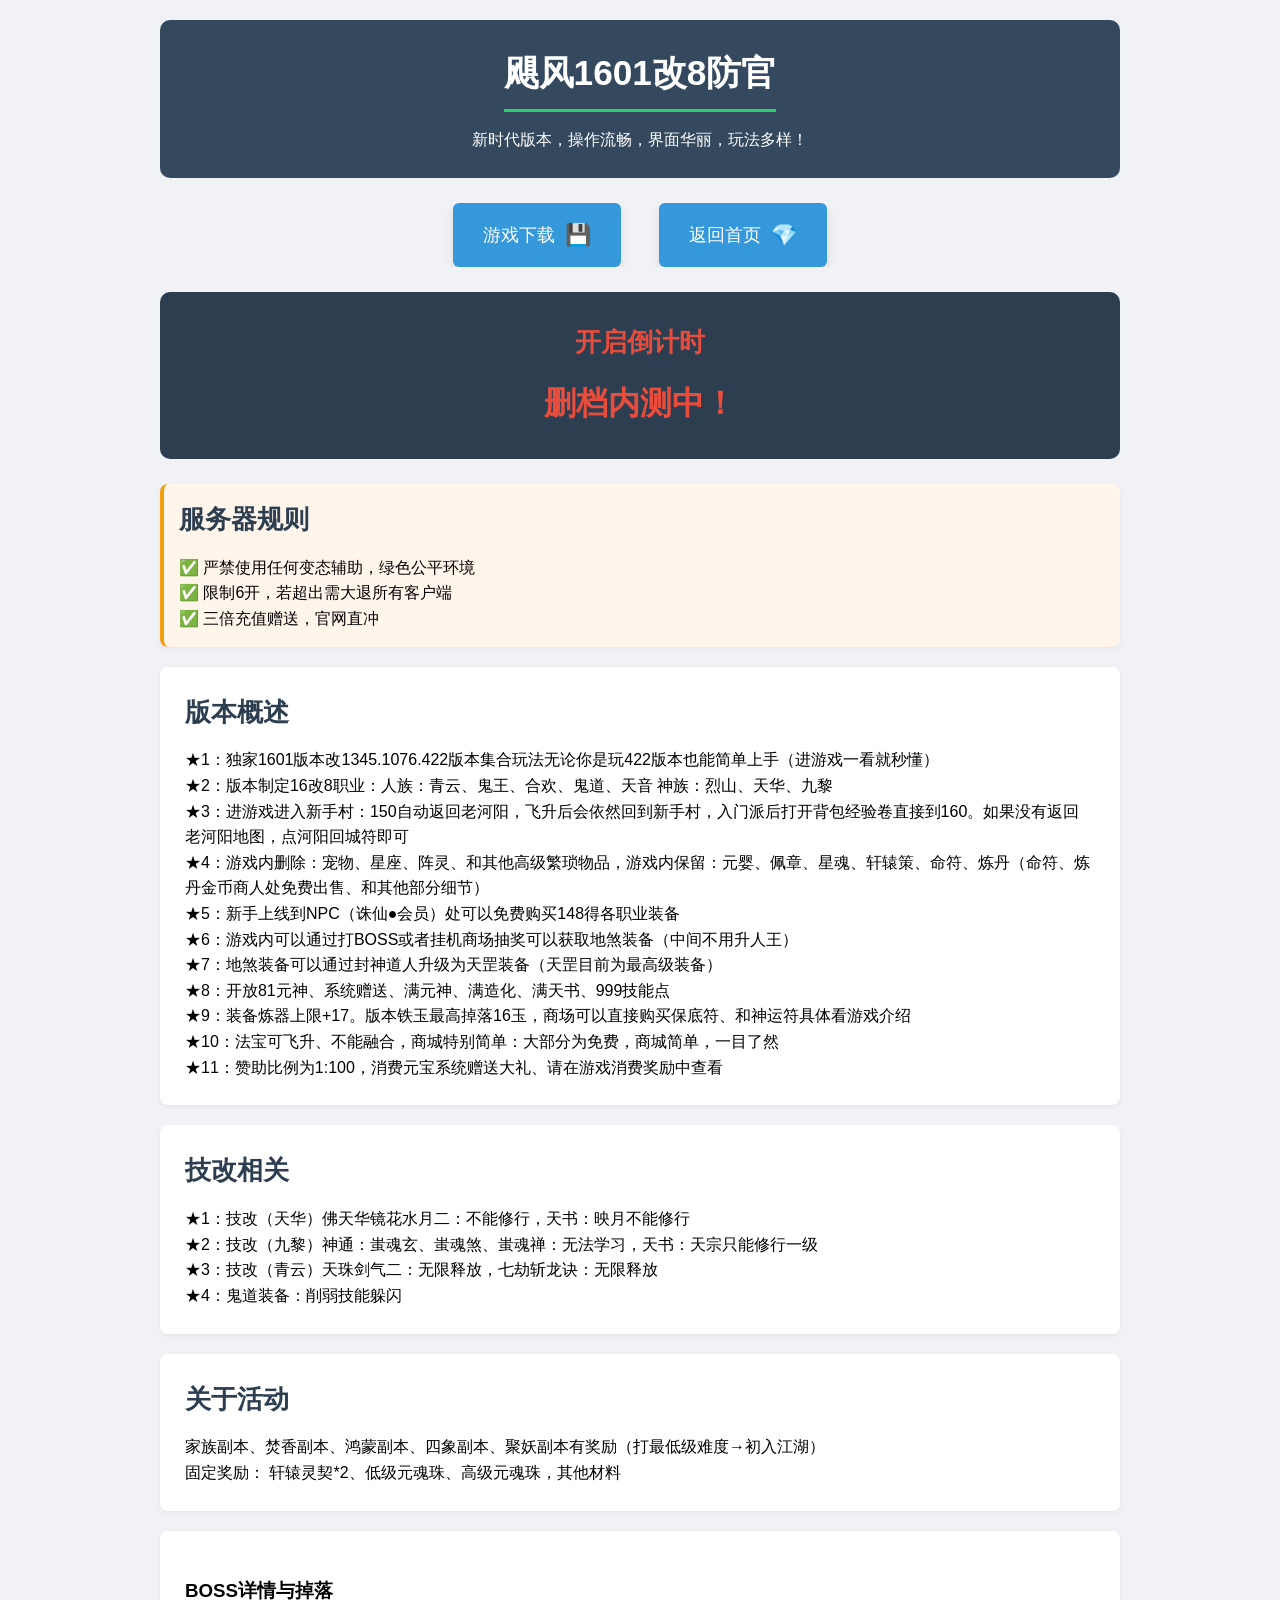
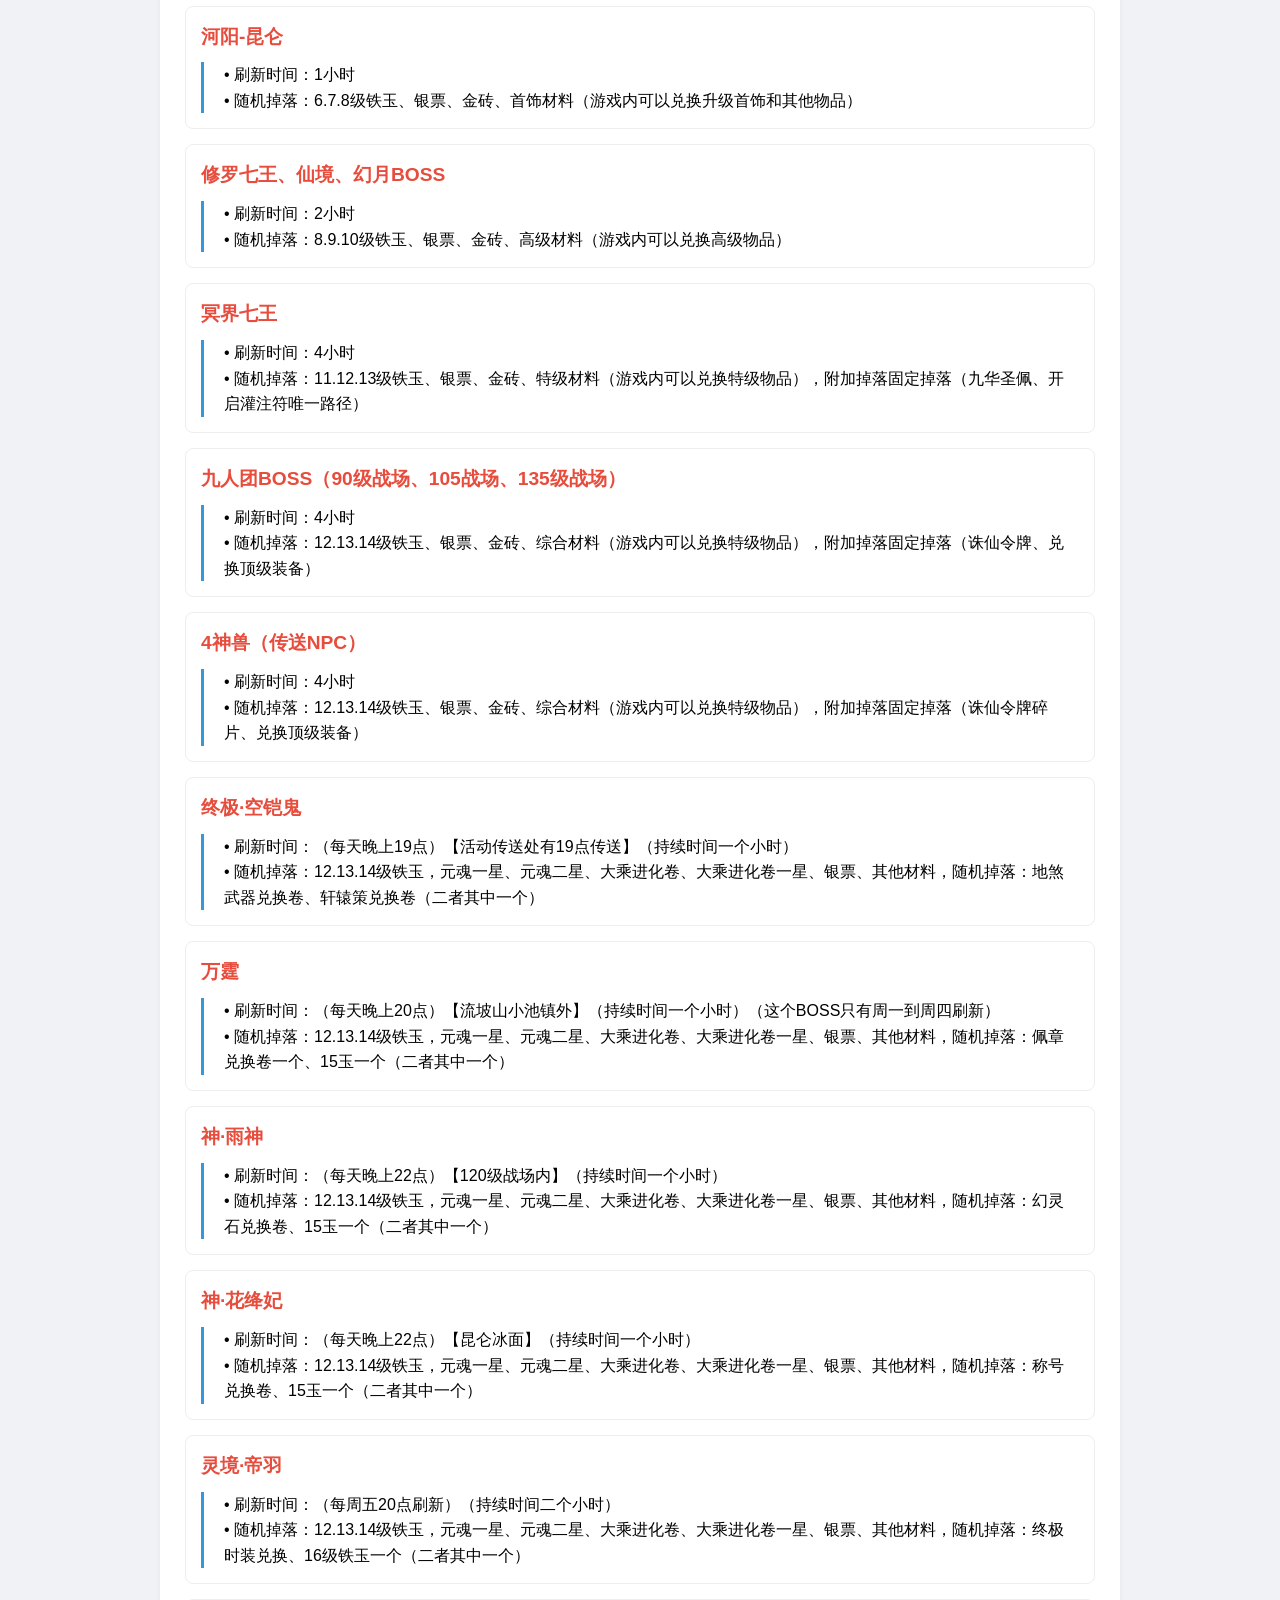
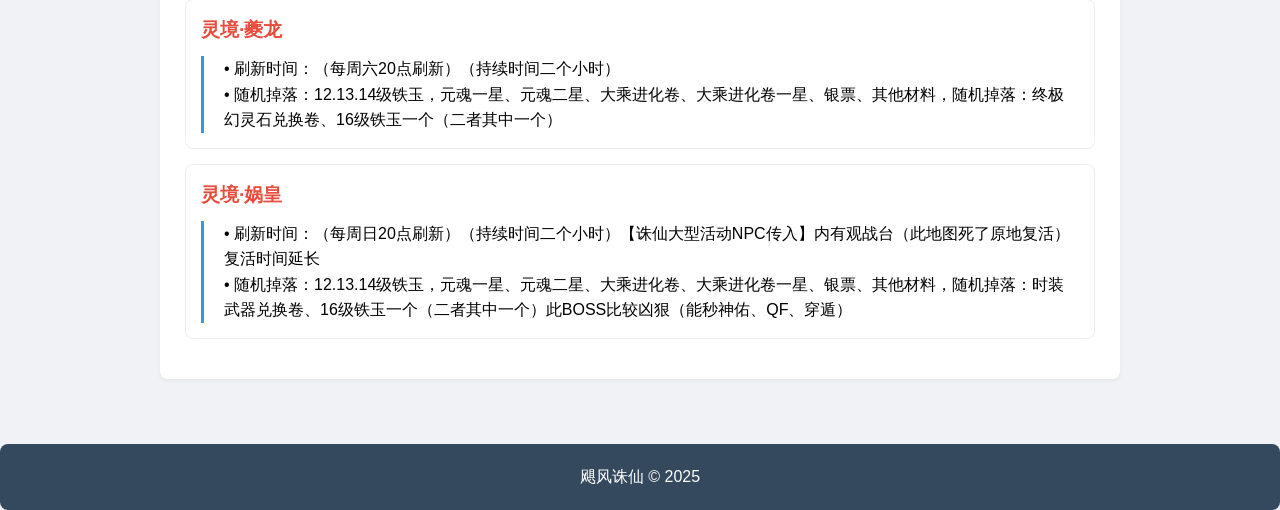
<file: 1601g8fg.html>
<!DOCTYPE html>
<html lang="zh-CN">
<head>
    <meta charset="UTF-8">
    <meta name="viewport" content="width=device-width, initial-scale=1.0">
    <title>飓风1601改8防官</title>
    <style>
        * {
            margin: 0;
            padding: 0;
            box-sizing: border-box;
            font-family: "Segoe UI", sans-serif;
        }

        body {
            background-color: #f0f2f5;
            line-height: 1.6;
        }

        .container {
            max-width: 1000px;
            margin: 0 auto;
            padding: 20px;
        }

        .header {
            text-align: center;
            background-color: #34495e;
            color: white;
            padding: 25px;
            margin-bottom: 25px;
            border-radius: 10px;
        }

        .section {
            background: white;
            padding: 25px;
            margin-bottom: 20px;
            border-radius: 8px;
            box-shadow: 0 2px 5px rgba(0,0,0,0.05);
        }

        h1 {
            font-size: 2.2em;
            margin-bottom: 15px;
            border-bottom: 3px solid #2ecc71;
            display: inline-block;
            padding-bottom: 8px;
        }

        h2 {
            color: #2c3e50;
            font-size: 1.6em;
            margin-bottom: 15px;
        }

        .info-box {
            display: grid;
            grid-template-columns: repeat(auto-fit, minmax(300px, 1fr));
            gap: 20px;
            margin-top: 20px;
        }

        .btn-group {
            display: flex;
            justify-content: center;
            gap: clamp(15px, 3vw, 40px);
            margin: 25px 0;
            flex-wrap: nowrap;
            overflow-x: auto;
            padding: 0 10px;
            scrollbar-width: none;
        }

        .btn-group::-webkit-scrollbar {
            display: none;
        }

        .table-container {
            overflow-x: auto;
            margin-top: 20px;
        }

        table {
            width: 100%;
            border-collapse: collapse;
            margin-top: 15px;
        }

        th, td {
            padding: 12px;
            text-align: left;
            border-bottom: 1px solid #eee;
        }

        th {
            background-color: #f8f9fa;
            font-weight: 500;
        }

        .btn {
            display: inline-flex;
            align-items: center;
            justify-content: center;
            background-color: #3498db;
            color: white;
            padding: 15px 30px;
            text-decoration: none;
            border-radius: 6px;
            transition: all 0.3s;
            box-shadow: 0 4px 10px rgba(0,0,0,0.1);
            font-size: clamp(1em, 2vw, 1.1em);
            min-width: clamp(140px, 20vw, 160px);
            white-space: nowrap;
        }

        .btn:hover {
            background-color: #2980b9;
            transform: translateY(-3px);
            box-shadow: 0 6px 15px rgba(0,0,0,0.15);
        }

        .btn-icon {
            margin-left: 10px;
            animation: blink 1.5s infinite;
            font-size: 1.2em;
        }

        .btn-qq .btn-icon {
            color: #3498db;
        }

        .btn-download .btn-icon {
            color: #2ecc71;
        }

        .btn-recharge .btn-icon {
            color: #e74c3c;
        }

        @keyframes blink {
            0%, 100% { opacity: 1; }
            50% { opacity: 0.3; }
        }

        .notice {
            background-color: #fff5eb;
            border-left: 4px solid #f39c12;
            padding: 15px;
            margin: 20px 0;
        }

        /* 居中倒计时样式 */
        .center-countdown {
            text-align: center;
            padding: 30px 0;
            margin: 25px 0;
            background-color: #2c3e50;
            border-radius: 10px;
        }

        .countdown-timer {
            font-size: clamp(1.8em, 5vw, 2.5em);
            font-weight: bold;
            margin: 15px 0;
            display: flex;
            justify-content: center;
            gap: 15px;
        }

        .countdown-timer span {
            background-color: #34495e;
            padding: clamp(10px, 3vw, 15px) clamp(15px, 4vw, 20px);
            border-radius: 8px;
            min-width: clamp(60px, 10vw, 80px);
            box-shadow: 0 2px 10px rgba(0,0,0,0.2);
        }

        .server-open {
            font-size: clamp(1.5em, 4vw, 2em);
            color: #e74c3c;
            font-weight: bold;
            animation: pulse 2s infinite;
        }

        @keyframes pulse {
            0% { transform: scale(1); }
            50% { transform: scale(1.05); }
            100% { transform: scale(1); }
        }

        /* BOSS详情样式 */
        .boss-info {
            margin-top: 20px;
        }

        .boss-item {
            border: 1px solid #eee;
            border-radius: 8px;
            padding: 15px;
            margin-bottom: 15px;
            transition: transform 0.3s;
        }

        .boss-item:hover {
            transform: translateY(-5px);
            box-shadow: 0 5px 15px rgba(0,0,0,0.1);
        }

        .boss-name {
            font-size: 1.2em;
            font-weight: bold;
            color: #e74c3c;
        }

        .boss-desc {
            margin-top: 10px;
            padding-left: 20px;
            border-left: 3px solid #3498db;
        }

        /* 响应式调整 */
        @media (max-width: 768px) {
            .btn-group {
                gap: 15px;
                justify-content: flex-start;
                padding-bottom: 10px;
            }
            
            .btn {
                padding: 12px 25px;
            }
        }

        /* 新增视频和图片样式 */
        .game-media {
            margin-top: 30px;
            text-align: center;
        }

        .game-media h3 {
            margin-bottom: 15px;
        }

        .game-video {
            margin-bottom: 25px;
        }

        .game-images {
            display: flex;
            justify-content: center;
            flex-wrap: wrap;
            gap: 20px;
        }

        .game-images img {
            max-width: 100%;
            border-radius: 8px;
            box-shadow: 0 4px 10px rgba(0,0,0,0.15);
        }

        footer {
            text-align: center;
            padding: 20px;
            background: #34495e;
            color: white;
            border-radius: 8px;
            margin-top: 25px;
        }
    </style>
</head>
<body>
    <div class="container">
        <!-- 头部信息 -->
        <header class="header">
            <h1>飓风1601改8防官</h1>
            <p>新时代版本，操作流畅，界面华丽，玩法多样！</p>
        </header>

        <!-- 按钮组移到倒计时上方 -->
        <div class="btn-group">

            <a href="dl.html" target="_blank" class="btn btn-download">
                游戏下载
                <span class="btn-icon">💾
            </a>
            <a href="index.html" target="_blank" class="btn btn-recharge">
                返回首页
                <span class="btn-icon">💎
            </a>
        </div>

        <!-- 居中的倒计时 -->
        <div class="center-countdown">
            <h2 style="color: #e74c3c;">开启倒计时</h2>
            <div class="countdown-timer" id="countdown">
                <span id="days">00</span>天
                <span id="hours">00</span>小时
                <span id="minutes">00</span>分
                <span id="seconds">00</span>秒
            </div>
            <div id="serverOpened" class="server-open" style="display: none;">
                删档内测中！
            </div>
        </div>

        <!-- 开区信息 
        <section class="section">
            <h2>开区公告</h2>
            <div class="info-box">
                <div>
                    <p><strong>服务器名称：</strong>星梦【首区】</p>
                    <p><strong>开区时间：</strong>9月17号13点整</p>
                </div>
                <div>
                    <p><strong>客服QQ：</strong> 22570263</p>
                    <p><strong>QQ群聊：</strong> 825196880</p>
                </div>
            </div>
        </section>   -->

        <!-- 重要提示 -->
        <section class="section notice">
            <h2>服务器规则</h2>
            <p>✅ 严禁使用任何变态辅助，绿色公平环境</p>
            <p>✅ 限制6开，若超出需大退所有客户端</p>
			<p>✅ 三倍充值赠送，官网直冲</p>
        </section>

        <!-- 版本亮点 -->
        <section class="section">
            <h2>版本概述</h2>

<p>★1：独家1601版本改1345.1076.422版本集合玩法无论你是玩422版本也能简单上手（进游戏一看就秒懂）</p>

<p>★2：版本制定16改8职业：人族：青云、鬼王、合欢、鬼道、天音    神族：烈山、天华、九黎</p>

<p>★3：进游戏进入新手村：150自动返回老河阳，飞升后会依然回到新手村，入门派后打开背包经验卷直接到160。如果没有返回老河阳地图，点河阳回城符即可</p>

<p>★4：游戏内删除：宠物、星座、阵灵、和其他高级繁琐物品，游戏内保留：元婴、佩章、星魂、轩辕策、命符、炼丹（命符、炼丹金币商人处免费出售、和其他部分细节）</p>

<p>★5：新手上线到NPC（诛仙●会员）处可以免费购买148得各职业装备</p>

<p>★6：游戏内可以通过打BOSS或者挂机商场抽奖可以获取地煞装备（中间不用升人王）</p>

<p>★7：地煞装备可以通过封神道人升级为天罡装备（天罡目前为最高级装备）</p>

<p>★8：开放81元神、系统赠送、满元神、满造化、满天书、999技能点</p>

<p>★9：装备炼器上限+17。版本铁玉最高掉落16玉，商场可以直接购买保底符、和神运符具体看游戏介绍</p>

<p>★10：法宝可飞升、不能融合，商城特别简单：大部分为免费，商城简单，一目了然</p>

<p>★11：赞助比例为1:100，消费元宝系统赠送大礼、请在游戏消费奖励中查看</p>

        
        </section>

        <!-- 技改 -->
        <section class="section">
            <h2>技改相关</h2>

<p>★1：技改（天华）佛天华镜花水月二：不能修行，天书：映月不能修行</p>

<p>★2：技改（九黎）神通：蚩魂玄、蚩魂煞、蚩魂禅：无法学习，天书：天宗只能修行一级</p>

<p>★3：技改（青云）天珠剑气二：无限释放，七劫斩龙诀：无限释放</p>

<p>★4：鬼道装备：削弱技能躲闪</p>



        
        </section>

        <!-- BOSS与活动 -->
        <section class="section">
		     <h2>关于活动</h2>

<p>家族副本、焚香副本、鸿蒙副本、四象副本、聚妖副本有奖励（打最低级难度→初入江湖）</p>

<p>固定奖励： 轩辕灵契*2、低级元魂珠、高级元魂珠，其他材料</p>



          </section>
            

		
            <!-- 详细的BOSS信息 -->
			<section class="section">
            <div class="boss-info">
                <h3>BOSS详情与掉落</h3>
                
                <div class="boss-item">
                    <div class="boss-name">河阳-昆仑</div>
                    <div class="boss-desc">
                        <p>• 刷新时间：1小时</p>
                        <p>• 随机掉落：6.7.8级铁玉、银票、金砖、首饰材料（游戏内可以兑换升级首饰和其他物品）</p>
                    </div>
                </div>
				

                
				  <div class="boss-item">
                    <div class="boss-name">修罗七王、仙境、幻月BOSS</div>
                    <div class="boss-desc">
                        <p>• 刷新时间：2小时</p>
                        <p>• 随机掉落：8.9.10级铁玉、银票、金砖、高级材料（游戏内可以兑换高级物品）</p>
                    </div>
                </div>
				
				
				  <div class="boss-item">
                    <div class="boss-name">冥界七王</div>
                    <div class="boss-desc">
                        <p>• 刷新时间：4小时</p>
                        <p>• 随机掉落：11.12.13级铁玉、银票、金砖、特级材料（游戏内可以兑换特级物品），附加掉落固定掉落（九华圣佩、开启灌注符唯一路径）</p>
                    </div>
                </div>
				
				  <div class="boss-item">
                    <div class="boss-name">九人团BOSS（90级战场、105战场、135级战场）</div>
                    <div class="boss-desc">
                        <p>• 刷新时间：4小时</p>
                        <p>• 随机掉落：12.13.14级铁玉、银票、金砖、综合材料（游戏内可以兑换特级物品），附加掉落固定掉落（诛仙令牌、兑换顶级装备）</p>
                    </div>
                </div>

                </div>
				  <div class="boss-item">
                    <div class="boss-name">4神兽（传送NPC）</div>
                    <div class="boss-desc">
                        <p>• 刷新时间：4小时</p>
                        <p>• 随机掉落：12.13.14级铁玉、银票、金砖、综合材料（游戏内可以兑换特级物品），附加掉落固定掉落（诛仙令牌碎片、兑换顶级装备）</p>
                    </div>
                </div>						
				  <div class="boss-item">
                    <div class="boss-name">终极·空铠鬼</div>
                    <div class="boss-desc">
                        <p>• 刷新时间：（每天晚上19点）【活动传送处有19点传送】（持续时间一个小时）</p>
                        <p>• 随机掉落：12.13.14级铁玉，元魂一星、元魂二星、大乘进化卷、大乘进化卷一星、银票、其他材料，随机掉落：地煞武器兑换卷、轩辕策兑换卷（二者其中一个）</p>
                    </div>
                </div>						
			
                <div class="boss-item">
                    <div class="boss-name">万霆</div>
                    <div class="boss-desc">
                        <p>• 刷新时间：（每天晚上20点）【流坡山小池镇外】（持续时间一个小时）（这个BOSS只有周一到周四刷新）</p>
                        <p>• 随机掉落：12.13.14级铁玉，元魂一星、元魂二星、大乘进化卷、大乘进化卷一星、银票、其他材料，随机掉落：佩章兑换卷一个、15玉一个（二者其中一个）</p>                
					</div>
                </div>
				
				 <div class="boss-item">
                    <div class="boss-name">神·雨神</div>
                    <div class="boss-desc">
                        <p>• 刷新时间：（每天晚上22点）【120级战场内】（持续时间一个小时）</p>
                        <p>• 随机掉落：12.13.14级铁玉，元魂一星、元魂二星、大乘进化卷、大乘进化卷一星、银票、其他材料，随机掉落：幻灵石兑换卷、15玉一个（二者其中一个）</p>                  
					</div>
                </div>
				<div class="boss-item">
                    <div class="boss-name">神·花绛妃</div>
                    <div class="boss-desc">
                        <p>• 刷新时间：（每天晚上22点）【昆仑冰面】（持续时间一个小时）</p>
                        <p>• 随机掉落：12.13.14级铁玉，元魂一星、元魂二星、大乘进化卷、大乘进化卷一星、银票、其他材料，随机掉落：称号兑换卷、15玉一个（二者其中一个）</p>                  
					</div>
                </div>
				
				<div class="boss-item">
                    <div class="boss-name">灵境·帝羽</div>
                    <div class="boss-desc">
                        <p>• 刷新时间：（每周五20点刷新）（持续时间二个小时）</p>
                        <p>• 随机掉落：12.13.14级铁玉，元魂一星、元魂二星、大乘进化卷、大乘进化卷一星、银票、其他材料，随机掉落：终极时装兑换、16级铁玉一个（二者其中一个）</p>                  
					</div>
                </div>	

				<div class="boss-item">
                    <div class="boss-name">灵境·夔龙</div>
                    <div class="boss-desc">
                        <p>• 刷新时间：（每周六20点刷新）（持续时间二个小时）</p>
                        <p>• 随机掉落：12.13.14级铁玉，元魂一星、元魂二星、大乘进化卷、大乘进化卷一星、银票、其他材料，随机掉落：终极幻灵石兑换卷、16级铁玉一个（二者其中一个）
</p>                  
					</div>
                </div>		

				<div class="boss-item">
                    <div class="boss-name">灵境·娲皇 </div>
                    <div class="boss-desc">
                        <p>• 刷新时间：（每周日20点刷新）（持续时间二个小时）【诛仙大型活动NPC传入】内有观战台（此地图死了原地复活）复活时间延长</p>
                        <p>• 随机掉落：12.13.14级铁玉，元魂一星、元魂二星、大乘进化卷、大乘进化卷一星、银票、其他材料，随机掉落：时装武器兑换卷、16级铁玉一个（二者其中一个）此BOSS比较凶狠（能秒神佑、QF、穿遁）</p>                  
					</div>
                </div>	

			
				
            </div>
        </section>

        <!-- 页脚 -->
        <footer>
            <p>飓风诛仙 &copy; 2025</p>
        </footer>
    </div>

    <script>
        // 设置目标日期时间（修改这里可以调整倒计时）
        const targetDate = new Date("2025-09-17T13:00:00").getTime();

        // 更新倒计时的函数
        function updateCountdown() {
            const now = new Date().getTime();
            const distance = targetDate - now;

            if (distance > 0) {
                // 计算剩余时间
                const days = Math.floor(distance / (1000 * 60 * 60 * 24));
                const hours = Math.floor((distance % (1000 * 60 * 60 * 24)) / (1000 * 60 * 60));
                const minutes = Math.floor((distance % (1000 * 60 * 60)) / (1000 * 60));
                const seconds = Math.floor((distance % (1000 * 60)) / 1000);

                // 更新DOM元素
                document.getElementById("days").innerText = days.toString().padStart(2, '0');
                document.getElementById("hours").innerText = hours.toString().padStart(2, '0');
                document.getElementById("minutes").innerText = minutes.toString().padStart(2, '0');
                document.getElementById("seconds").innerText = seconds.toString().padStart(2, '0');
            } else {
                // 倒计时结束，显示服务器已开启
                document.getElementById("countdown").style.display = "none";
                document.getElementById("serverOpened").style.display = "block";
            }
        }

        // 初始更新
        updateCountdown();

        // 每秒更新一次
        setInterval(updateCountdown, 1000);
    </script>
</body>
</html>
</file>
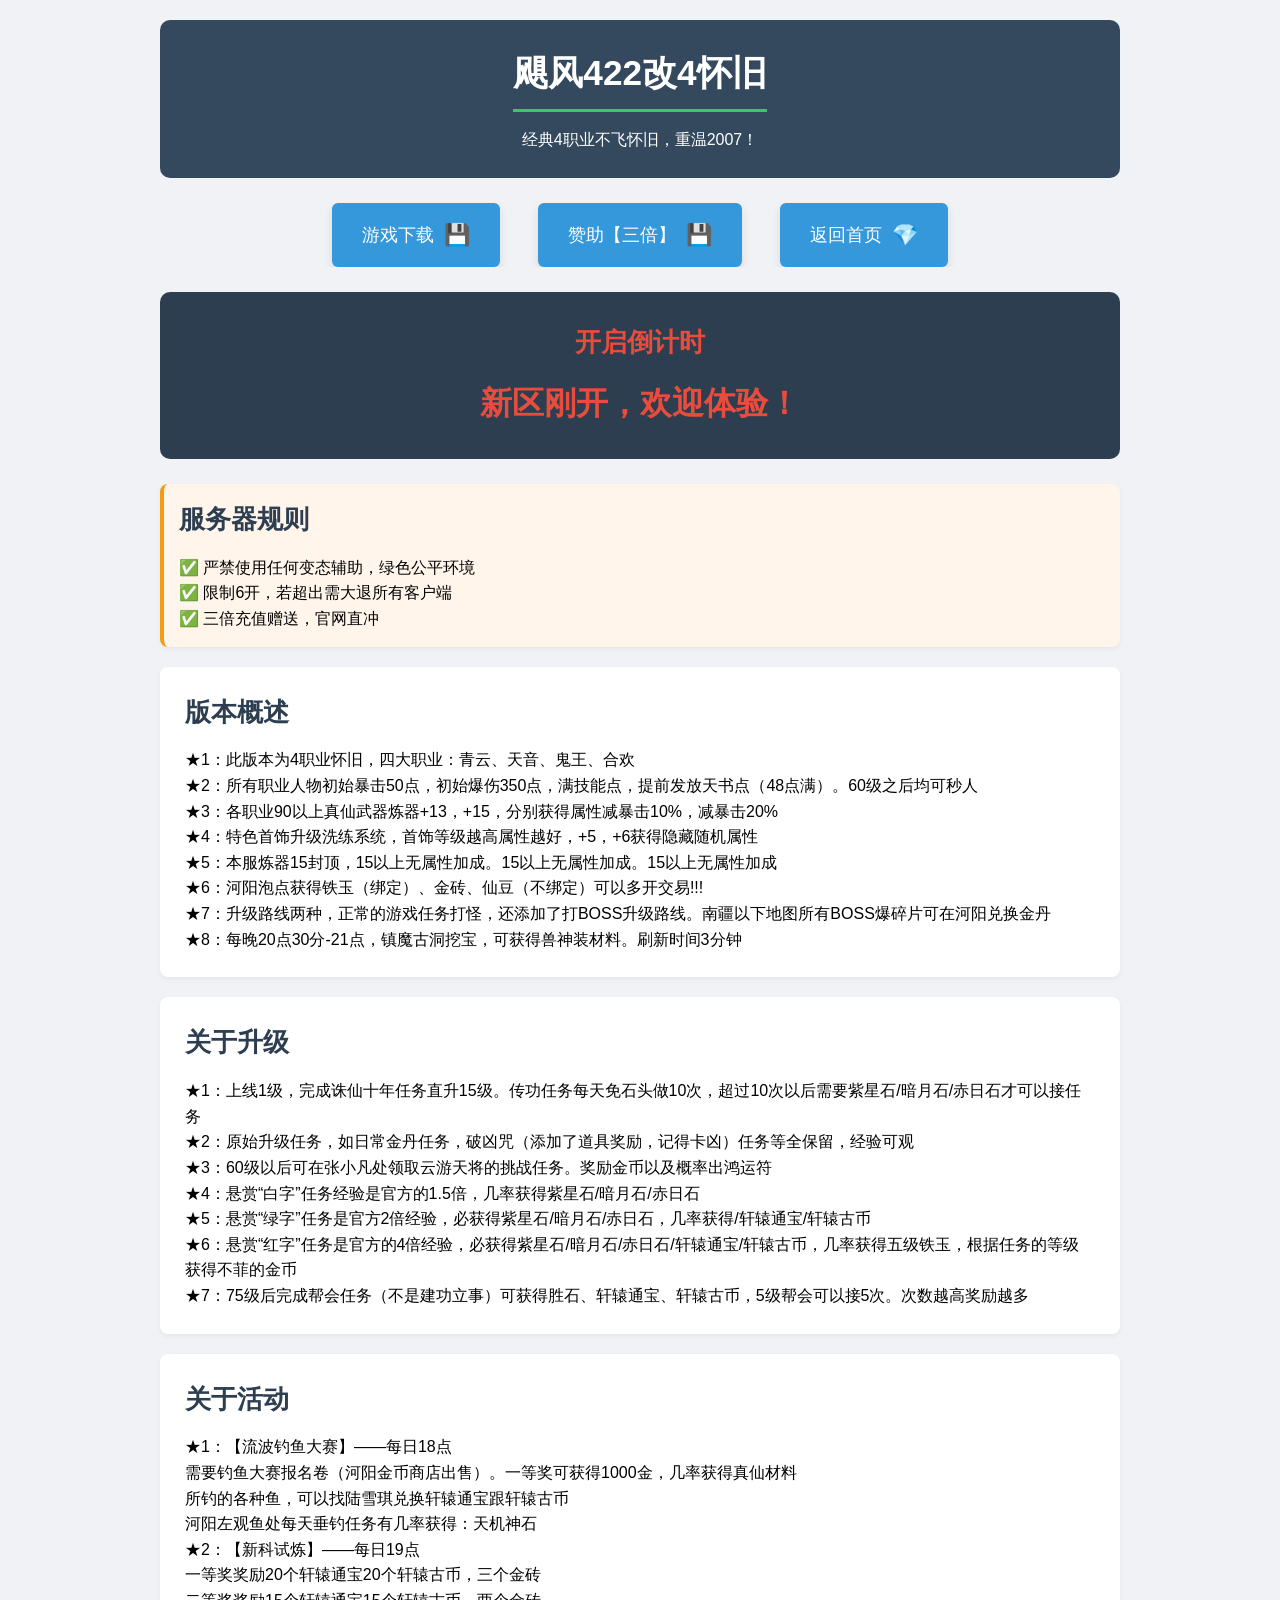
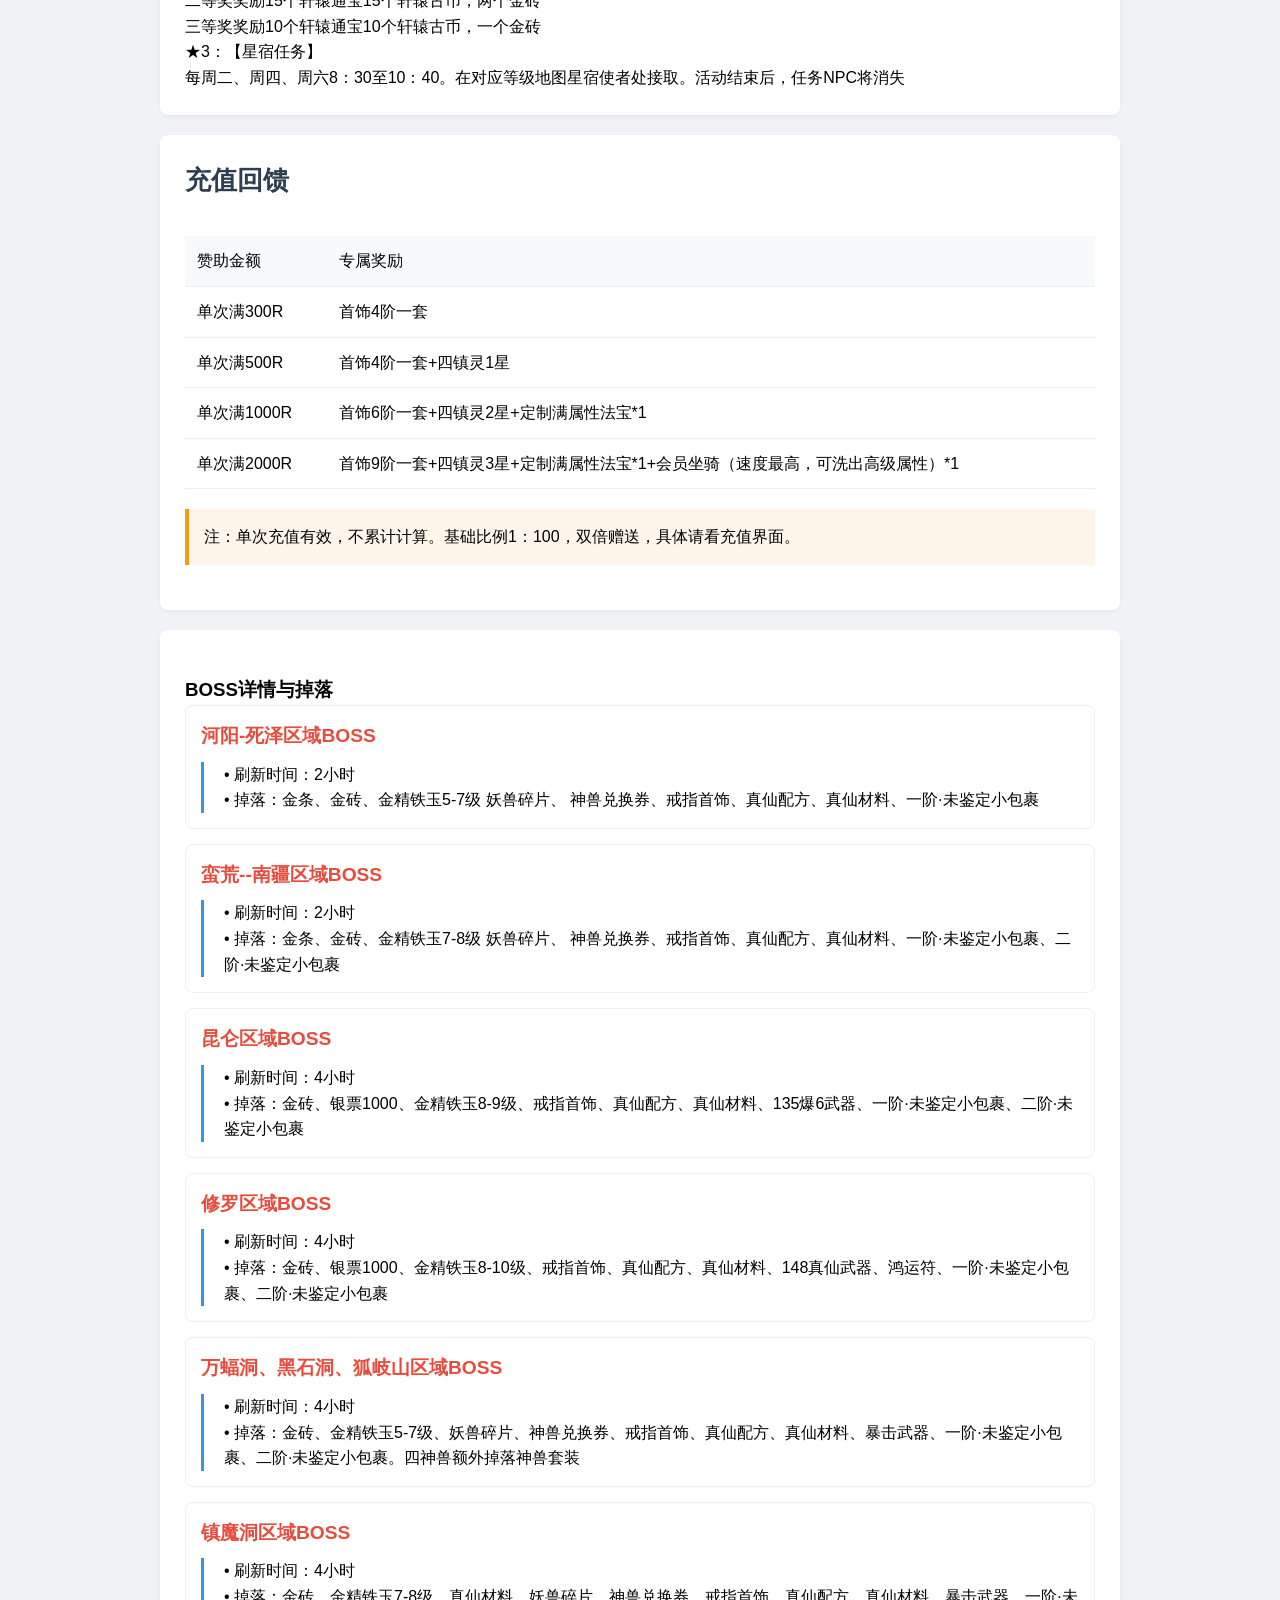
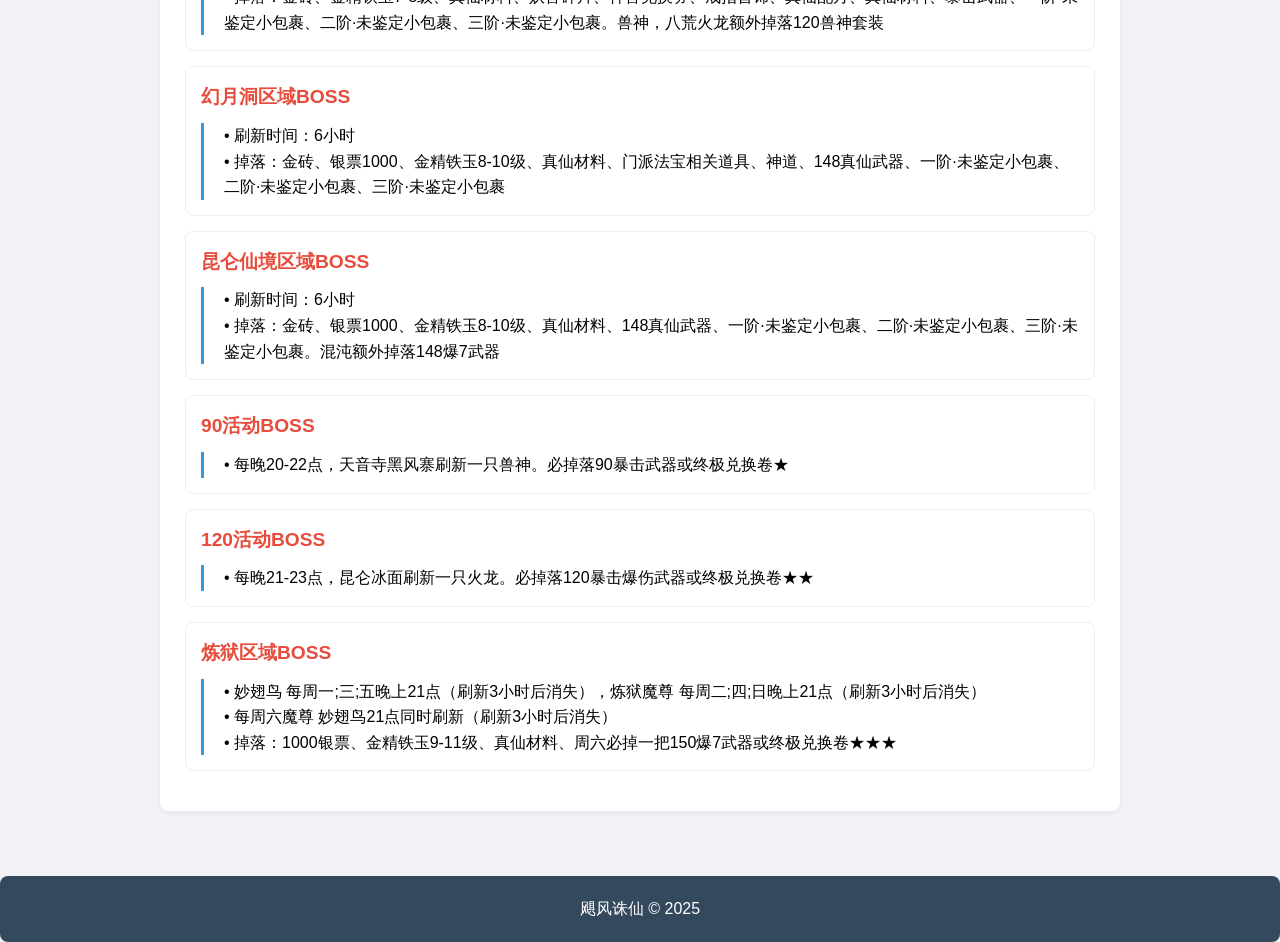
<file: 422g4hj.html>
<!DOCTYPE html>
<html lang="zh-CN">
<head>
    <meta charset="UTF-8">
    <meta name="viewport" content="width=device-width, initial-scale=1.0">
    <title>飓风422改4怀旧</title>
    <style>
        * {
            margin: 0;
            padding: 0;
            box-sizing: border-box;
            font-family: "Segoe UI", sans-serif;
        }

        body {
            background-color: #f0f2f5;
            line-height: 1.6;
        }

        .container {
            max-width: 1000px;
            margin: 0 auto;
            padding: 20px;
        }

        .header {
            text-align: center;
            background-color: #34495e;
            color: white;
            padding: 25px;
            margin-bottom: 25px;
            border-radius: 10px;
        }

        .section {
            background: white;
            padding: 25px;
            margin-bottom: 20px;
            border-radius: 8px;
            box-shadow: 0 2px 5px rgba(0,0,0,0.05);
        }

        h1 {
            font-size: 2.2em;
            margin-bottom: 15px;
            border-bottom: 3px solid #2ecc71;
            display: inline-block;
            padding-bottom: 8px;
        }

        h2 {
            color: #2c3e50;
            font-size: 1.6em;
            margin-bottom: 15px;
        }

        .info-box {
            display: grid;
            grid-template-columns: repeat(auto-fit, minmax(300px, 1fr));
            gap: 20px;
            margin-top: 20px;
        }

        .btn-group {
            display: flex;
            justify-content: center;
            gap: clamp(15px, 3vw, 40px);
            margin: 25px 0;
            flex-wrap: nowrap;
            overflow-x: auto;
            padding: 0 10px;
            scrollbar-width: none;
        }

        .btn-group::-webkit-scrollbar {
            display: none;
        }

        .table-container {
            overflow-x: auto;
            margin-top: 20px;
        }

        table {
            width: 100%;
            border-collapse: collapse;
            margin-top: 15px;
        }

        th, td {
            padding: 12px;
            text-align: left;
            border-bottom: 1px solid #eee;
        }

        th {
            background-color: #f8f9fa;
            font-weight: 500;
        }

        .btn {
            display: inline-flex;
            align-items: center;
            justify-content: center;
            background-color: #3498db;
            color: white;
            padding: 15px 30px;
            text-decoration: none;
            border-radius: 6px;
            transition: all 0.3s;
            box-shadow: 0 4px 10px rgba(0,0,0,0.1);
            font-size: clamp(1em, 2vw, 1.1em);
            min-width: clamp(140px, 20vw, 160px);
            white-space: nowrap;
        }

        .btn:hover {
            background-color: #2980b9;
            transform: translateY(-3px);
            box-shadow: 0 6px 15px rgba(0,0,0,0.15);
        }

        .btn-icon {
            margin-left: 10px;
            animation: blink 1.5s infinite;
            font-size: 1.2em;
        }

        .btn-qq .btn-icon {
            color: #3498db;
        }

        .btn-download .btn-icon {
            color: #2ecc71;
        }

        .btn-recharge .btn-icon {
            color: #e74c3c;
        }

        @keyframes blink {
            0%, 100% { opacity: 1; }
            50% { opacity: 0.3; }
        }

        .notice {
            background-color: #fff5eb;
            border-left: 4px solid #f39c12;
            padding: 15px;
            margin: 20px 0;
        }

        /* 居中倒计时样式 */
        .center-countdown {
            text-align: center;
            padding: 30px 0;
            margin: 25px 0;
            background-color: #2c3e50;
            border-radius: 10px;
        }

        .countdown-timer {
            font-size: clamp(1.8em, 5vw, 2.5em);
            font-weight: bold;
            margin: 15px 0;
            display: flex;
            justify-content: center;
            gap: 15px;
        }

        .countdown-timer span {
            background-color: #34495e;
            padding: clamp(10px, 3vw, 15px) clamp(15px, 4vw, 20px);
            border-radius: 8px;
            min-width: clamp(60px, 10vw, 80px);
            box-shadow: 0 2px 10px rgba(0,0,0,0.2);
        }

        .server-open {
            font-size: clamp(1.5em, 4vw, 2em);
            color: #e74c3c;
            font-weight: bold;
            animation: pulse 2s infinite;
        }

        @keyframes pulse {
            0% { transform: scale(1); }
            50% { transform: scale(1.05); }
            100% { transform: scale(1); }
        }

        /* BOSS详情样式 */
        .boss-info {
            margin-top: 20px;
        }

        .boss-item {
            border: 1px solid #eee;
            border-radius: 8px;
            padding: 15px;
            margin-bottom: 15px;
            transition: transform 0.3s;
        }

        .boss-item:hover {
            transform: translateY(-5px);
            box-shadow: 0 5px 15px rgba(0,0,0,0.1);
        }

        .boss-name {
            font-size: 1.2em;
            font-weight: bold;
            color: #e74c3c;
        }

        .boss-desc {
            margin-top: 10px;
            padding-left: 20px;
            border-left: 3px solid #3498db;
        }

        /* 响应式调整 */
        @media (max-width: 768px) {
            .btn-group {
                gap: 15px;
                justify-content: flex-start;
                padding-bottom: 10px;
            }
            
            .btn {
                padding: 12px 25px;
            }
        }

        /* 新增视频和图片样式 */
        .game-media {
            margin-top: 30px;
            text-align: center;
        }

        .game-media h3 {
            margin-bottom: 15px;
        }

        .game-video {
            margin-bottom: 25px;
        }

        .game-images {
            display: flex;
            justify-content: center;
            flex-wrap: wrap;
            gap: 20px;
        }

        .game-images img {
            max-width: 100%;
            border-radius: 8px;
            box-shadow: 0 4px 10px rgba(0,0,0,0.15);
        }

        footer {
            text-align: center;
            padding: 20px;
            background: #34495e;
            color: white;
            border-radius: 8px;
            margin-top: 25px;
        }
    </style>
</head>
<body>
    <div class="container">
        <!-- 头部信息 -->
        <header class="header">
            <h1>飓风422改4怀旧</h1>
            <p>经典4职业不飞怀旧，重温2007！</p>
        </header>

        <!-- 按钮组移到倒计时上方 -->
        <div class="btn-group">

            <a href="dl.html" target="_blank" class="btn btn-download">
                游戏下载
                <span class="btn-icon">💾
            </a>

            <a href="https://show.midsyg.com/pay5/g.html?gid=17515519130874861" target="_blank" class="btn btn-download">
              赞助【三倍】
                <span class="btn-icon">💾
            </a>

            <a href="index.html" target="_blank" class="btn btn-recharge">
                返回首页
                <span class="btn-icon">💎
            </a>
        </div>

        <!-- 居中的倒计时 -->
        <div class="center-countdown">
            <h2 style="color: #e74c3c;">开启倒计时</h2>
            <div class="countdown-timer" id="countdown">
                <span id="days">00</span>天
                <span id="hours">00</span>小时
                <span id="minutes">00</span>分
                <span id="seconds">00</span>秒
            </div>
            <div id="serverOpened" class="server-open" style="display: none;">
                新区刚开，欢迎体验！
            </div>
        </div>

        <!-- 开区信息
        <section class="section">
            <h2>开区公告</h2>
            <div class="info-box">
                <div>
                    <p><strong>服务器名称：</strong>风华【推荐新区】</p>
                    <p><strong>开区时间：</strong>12月26号18点整</p>
                </div>
                <div>
                    <p><strong>客服QQ：</strong> 22570263</p>
                    <p><strong>群聊QQ：</strong> 825196880</p>
                </div>
            </div>
        </section>  -->

        <!-- 重要提示 -->
        <section class="section notice">
            <h2>服务器规则</h2>
            <p>✅ 严禁使用任何变态辅助，绿色公平环境</p>
            <p>✅ 限制6开，若超出需大退所有客户端</p>
			<p>✅ 三倍充值赠送，官网直冲</p>
        </section>

        <!-- 版本亮点 -->
        <section class="section">
            <h2>版本概述</h2>

<p>★1：此版本为4职业怀旧，四大职业：青云、天音、鬼王、合欢</p>

<p>★2：所有职业人物初始暴击50点，初始爆伤350点，满技能点，提前发放天书点（48点满）。60级之后均可秒人</p>

<p>★3：各职业90以上真仙武器炼器+13，+15，分别获得属性减暴击10%，减暴击20%</p>

<p>★4：特色首饰升级洗练系统，首饰等级越高属性越好，+5，+6获得隐藏随机属性</p>

<p>★5：本服炼器15封顶，15以上无属性加成。15以上无属性加成。15以上无属性加成</p>

<p>★6：河阳泡点获得铁玉（绑定）、金砖、仙豆（不绑定）可以多开交易!!!</p>


<p>★7：升级路线两种，正常的游戏任务打怪，还添加了打BOSS升级路线。南疆以下地图所有BOSS爆碎片可在河阳兑换金丹</p>


<p>★8：每晚20点30分-21点，镇魔古洞挖宝，可获得兽神装材料。刷新时间3分钟</p>

        
        </section>

        <!-- 卡级与升级
        <section class="section">
            <h2>关于卡级</h2>
      
<p>★1：怀旧服升级节奏略慢，为缩小玩家之间等级差距，本服设定卡级</p>

<p>★2：分为四个阶段。99级，130级，150级</p>

<p>★3：上述卡级时间根据游戏情况动态调整，届时会发布游戏公告</p>
            
        </section> -->
		
         <section class="section"> 
            <h2>关于升级</h2>
<p>★1：上线1级，完成诛仙十年任务直升15级。传功任务每天免石头做10次，超过10次以后需要紫星石/暗月石/赤日石才可以接任务</p>

<p>★2：原始升级任务，如日常金丹任务，破凶咒（添加了道具奖励，记得卡凶）任务等全保留，经验可观</p>

<p>★3：60级以后可在张小凡处领取云游天将的挑战任务。奖励金币以及概率出鸿运符</p>

<p>★4：悬赏“白字”任务经验是官方的1.5倍，几率获得紫星石/暗月石/赤日石</p>

<p>★5：悬赏“绿字”任务是官方2倍经验，必获得紫星石/暗月石/赤日石，几率获得/轩辕通宝/轩辕古币</p>

<p>★6：悬赏“红字”任务是官方的4倍经验，必获得紫星石/暗月石/赤日石/轩辕通宝/轩辕古币，几率获得五级铁玉，根据任务的等级获得不菲的金币</p>

<p>★7：75级后完成帮会任务（不是建功立事）可获得胜石、轩辕通宝、轩辕古币，5级帮会可以接5次。次数越高奖励越多</p>
        </section>

        <!-- BOSS与活动 -->
        <section class="section">
		     <h2>关于活动</h2>

<p>★1：【流波钓鱼大赛】——每日18点</p>

<p>需要钓鱼大赛报名卷（河阳金币商店出售）。一等奖可获得1000金，几率获得真仙材料</p>

<p>所钓的各种鱼，可以找陆雪琪兑换轩辕通宝跟轩辕古币</p>

<p>河阳左观鱼处每天垂钓任务有几率获得：天机神石</p>

<p>★2：【新科试炼】——每日19点</p>

<p>一等奖奖励20个轩辕通宝20个轩辕古币，三个金砖</p>

<p>二等奖奖励15个轩辕通宝15个轩辕古币，两个金砖</p>

<p>三等奖奖励10个轩辕通宝10个轩辕古币，一个金砖</p>

<p>★3：【星宿任务】</p>

<p>每周二、周四、周六8：30至10：40。在对应等级地图星宿使者处接取。活动结束后，任务NPC将消失</p>

          </section>
            
			        <!-- 充值福利 -->
        <section class="section">
            <h2>充值回馈</h2>
            <div class="table-container">
                <table>
                    <tr>
                        <th>赞助金额</th>
                        <th>专属奖励</th>
                    </tr>

                    <tr>
                        <td>单次满300R</td>
                        <td>首饰4阶一套</td>
                    </tr>
					
					<tr>
                        <td>单次满500R</td>
                        <td>首饰4阶一套+四镇灵1星</td>
                    </tr>
					
					<tr>
                        <td>单次满1000R</td>
                        <td>首饰6阶一套+四镇灵2星+定制满属性法宝*1</td>
                    </tr>
					
										<tr>
                        <td>单次满2000R</td>
                        <td>首饰9阶一套+四镇灵3星+定制满属性法宝*1+会员坐骑（速度最高，可洗出高级属性）*1</td>
                    </tr>

                </table>
                <p class="notice">注：单次充值有效，不累计计算。基础比例1：100，双倍赠送，具体请看充值界面。</p>
            </div>
        </section>
		
            <!-- 详细的BOSS信息 -->
			<section class="section">
            <div class="boss-info">
                <h3>BOSS详情与掉落</h3>
                
                <div class="boss-item">
                    <div class="boss-name">河阳-死泽区域BOSS</div>
                    <div class="boss-desc">
                        <p>• 刷新时间：2小时</p>
                        <p>• 掉落：金条、金砖、金精铁玉5-7级 妖兽碎片、 神兽兑换券、戒指首饰、真仙配方、真仙材料、一阶·未鉴定小包裹</p>
                    </div>
                </div>
				
				  <div class="boss-item">
                    <div class="boss-name">蛮荒--南疆区域BOSS</div>
                    <div class="boss-desc">
                        <p>• 刷新时间：2小时</p>
                        <p>• 掉落：金条、金砖、金精铁玉7-8级 妖兽碎片、 神兽兑换券、戒指首饰、真仙配方、真仙材料、一阶·未鉴定小包裹、二阶·未鉴定小包裹</p>
                    </div>
                </div>
                
				  <div class="boss-item">
                    <div class="boss-name">昆仑区域BOSS</div>
                    <div class="boss-desc">
                        <p>• 刷新时间：4小时</p>
                        <p>• 掉落：金砖、银票1000、金精铁玉8-9级、戒指首饰、真仙配方、真仙材料、135爆6武器、一阶·未鉴定小包裹、二阶·未鉴定小包裹</p>
                    </div>
                </div>
				
				
				  <div class="boss-item">
                    <div class="boss-name">修罗区域BOSS</div>
                    <div class="boss-desc">
                        <p>• 刷新时间：4小时</p>
                        <p>• 掉落：金砖、银票1000、金精铁玉8-10级、戒指首饰、真仙配方、真仙材料、148真仙武器、鸿运符、一阶·未鉴定小包裹、二阶·未鉴定小包裹</p>
                    </div>
                </div>
				
				  <div class="boss-item">
                    <div class="boss-name">万蝠洞、黑石洞、狐岐山区域BOSS</div>
                    <div class="boss-desc">
                        <p>• 刷新时间：4小时</p>
                        <p>• 掉落：金砖、金精铁玉5-7级、妖兽碎片、神兽兑换券、戒指首饰、真仙配方、真仙材料、暴击武器、一阶·未鉴定小包裹、二阶·未鉴定小包裹。四神兽额外掉落神兽套装</p>
                    </div>
                </div>
				  <div class="boss-item">
                    <div class="boss-name">镇魔洞区域BOSS</div>
                    <div class="boss-desc">
                        <p>• 刷新时间：4小时</p>
                        <p>• 掉落：金砖、金精铁玉7-8级、真仙材料、妖兽碎片、神兽兑换券、戒指首饰、真仙配方、真仙材料、暴击武器、一阶·未鉴定小包裹、二阶·未鉴定小包裹、三阶·未鉴定小包裹。兽神，八荒火龙额外掉落120兽神套装</p>
                    </div>
                </div>
                </div>
				  <div class="boss-item">
                    <div class="boss-name">幻月洞区域BOSS</div>
                    <div class="boss-desc">
                        <p>• 刷新时间：6小时</p>
                        <p>• 掉落：金砖、银票1000、金精铁玉8-10级、真仙材料、门派法宝相关道具、神道、148真仙武器、一阶·未鉴定小包裹、二阶·未鉴定小包裹、三阶·未鉴定小包裹</p>
                    </div>
                </div>						
				  <div class="boss-item">
                    <div class="boss-name">昆仑仙境区域BOSS</div>
                    <div class="boss-desc">
                        <p>• 刷新时间：6小时</p>
                        <p>• 掉落：金砖、银票1000、金精铁玉8-10级、真仙材料、148真仙武器、一阶·未鉴定小包裹、二阶·未鉴定小包裹、三阶·未鉴定小包裹。混沌额外掉落148爆7武器</p>
                    </div>
                </div>						
				  <div class="boss-item">
                    <div class="boss-name">90活动BOSS</div>
                    <div class="boss-desc">
                        <p>• 每晚20-22点，天音寺黑风寨刷新一只兽神。必掉落90暴击武器或终极兑换卷★</p>
                    </div>
                </div>						
				  <div class="boss-item">
                    <div class="boss-name">120活动BOSS</div>
                    <div class="boss-desc">
                        <p>• 每晚21-23点，昆仑冰面刷新一只火龙。必掉落120暴击爆伤武器或终极兑换卷★★</p>
                    </div>
                </div>																	
				
                <div class="boss-item">
                    <div class="boss-name">炼狱区域BOSS</div>
                    <div class="boss-desc">
                        <p>• 妙翅鸟 每周一;三;五晚上21点（刷新3小时后消失），炼狱魔尊 每周二;四;日晚上21点（刷新3小时后消失） </p>
						<p>• 每周六魔尊 妙翅鸟21点同时刷新（刷新3小时后消失）</p>
                        <p>• 掉落：1000银票、金精铁玉9-11级、真仙材料、周六必掉一把150爆7武器或终极兑换卷★★★</p>
                    </div>
                </div>
				
				
            </div>
        </section>

        <!-- 页脚 -->
        <footer>
            <p>飓风诛仙 &copy; 2025</p>
        </footer>
    </div>

    <script>
        // 设置目标日期时间（修改这里可以调整倒计时）
        const targetDate = new Date("2026-08-11T18:00:00").getTime();

        // 更新倒计时的函数
        function updateCountdown() {
            const now = new Date().getTime();
            const distance = targetDate - now;

            if (distance > 0) {
                // 计算剩余时间
                const days = Math.floor(distance / (1000 * 60 * 60 * 24));
                const hours = Math.floor((distance % (1000 * 60 * 60 * 24)) / (1000 * 60 * 60));
                const minutes = Math.floor((distance % (1000 * 60 * 60)) / (1000 * 60));
                const seconds = Math.floor((distance % (1000 * 60)) / 1000);

                // 更新DOM元素
                document.getElementById("days").innerText = days.toString().padStart(2, '0');
                document.getElementById("hours").innerText = hours.toString().padStart(2, '0');
                document.getElementById("minutes").innerText = minutes.toString().padStart(2, '0');
                document.getElementById("seconds").innerText = seconds.toString().padStart(2, '0');
            } else {
                // 倒计时结束，显示服务器已开启
                document.getElementById("countdown").style.display = "none";
                document.getElementById("serverOpened").style.display = "block";
            }
        }

        // 初始更新
        updateCountdown();

        // 每秒更新一次
        setInterval(updateCountdown, 1000);
    </script>
</body>
</html>
</file>
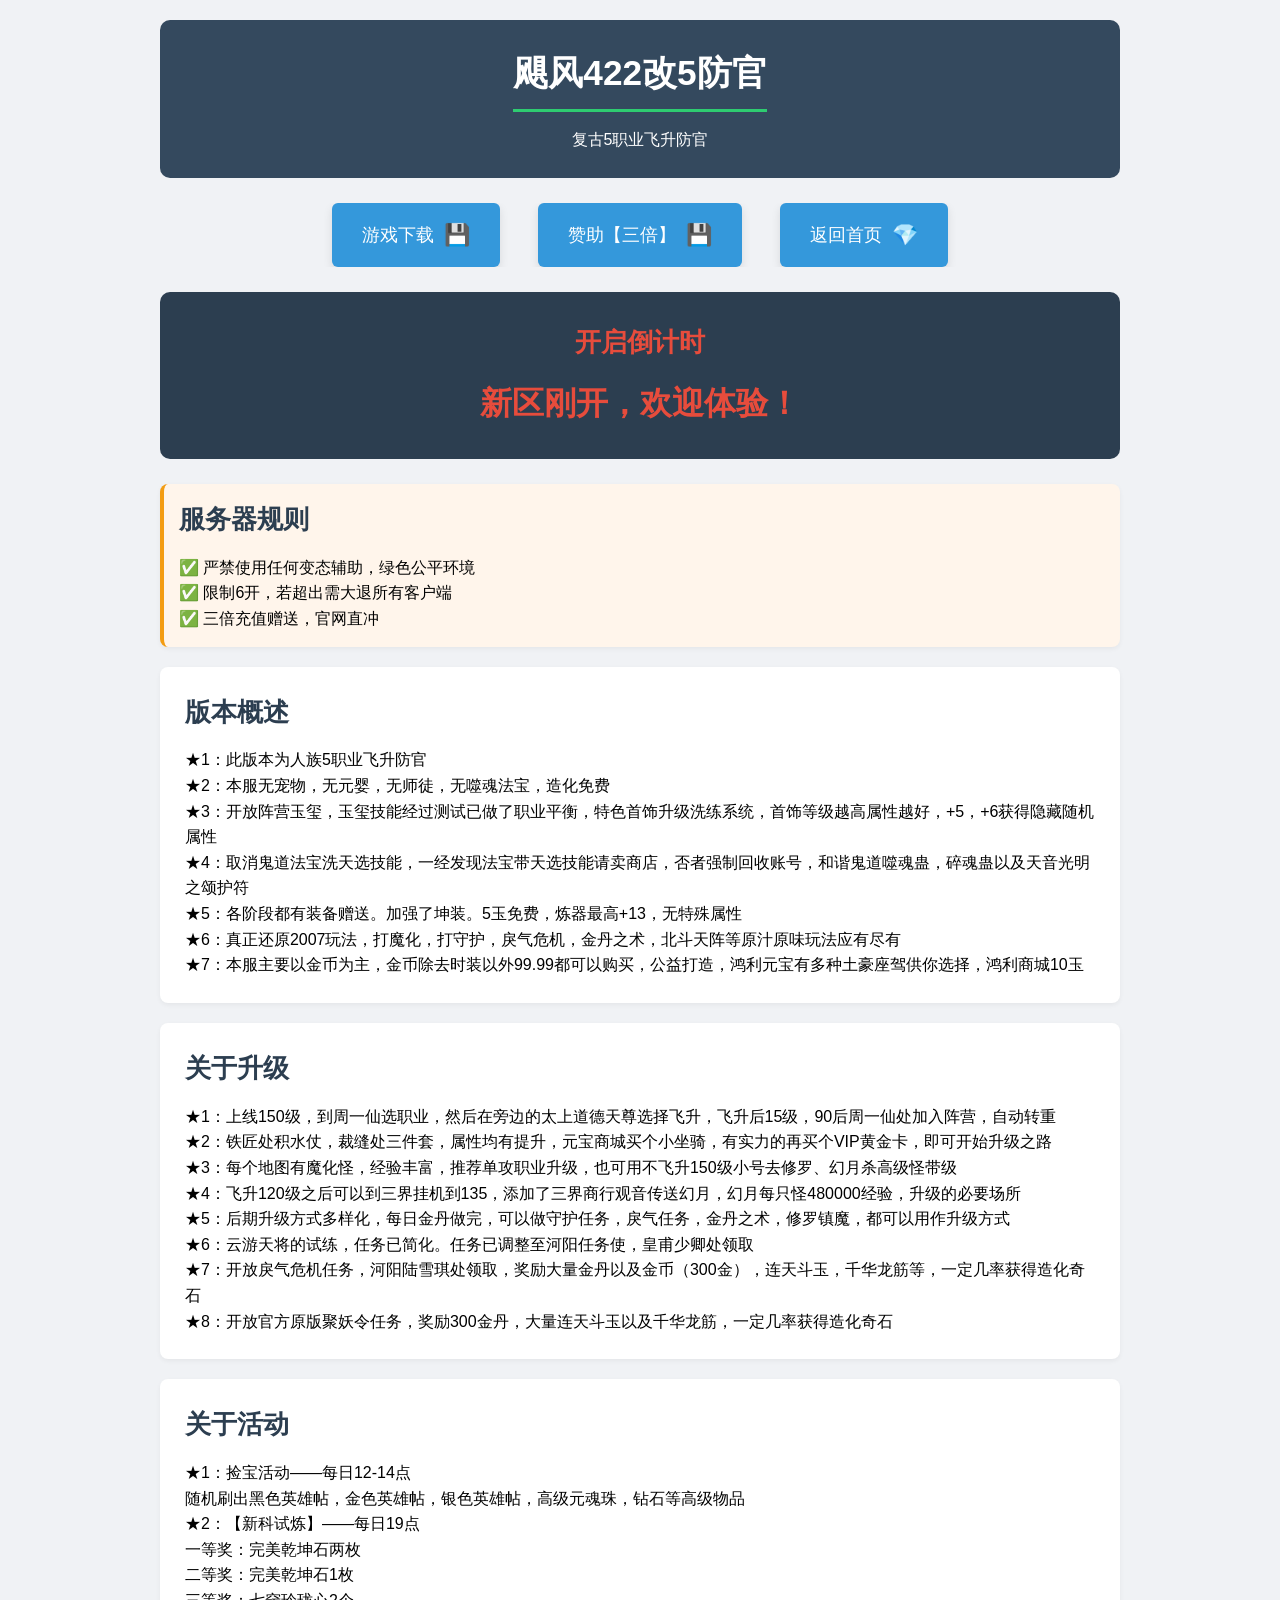
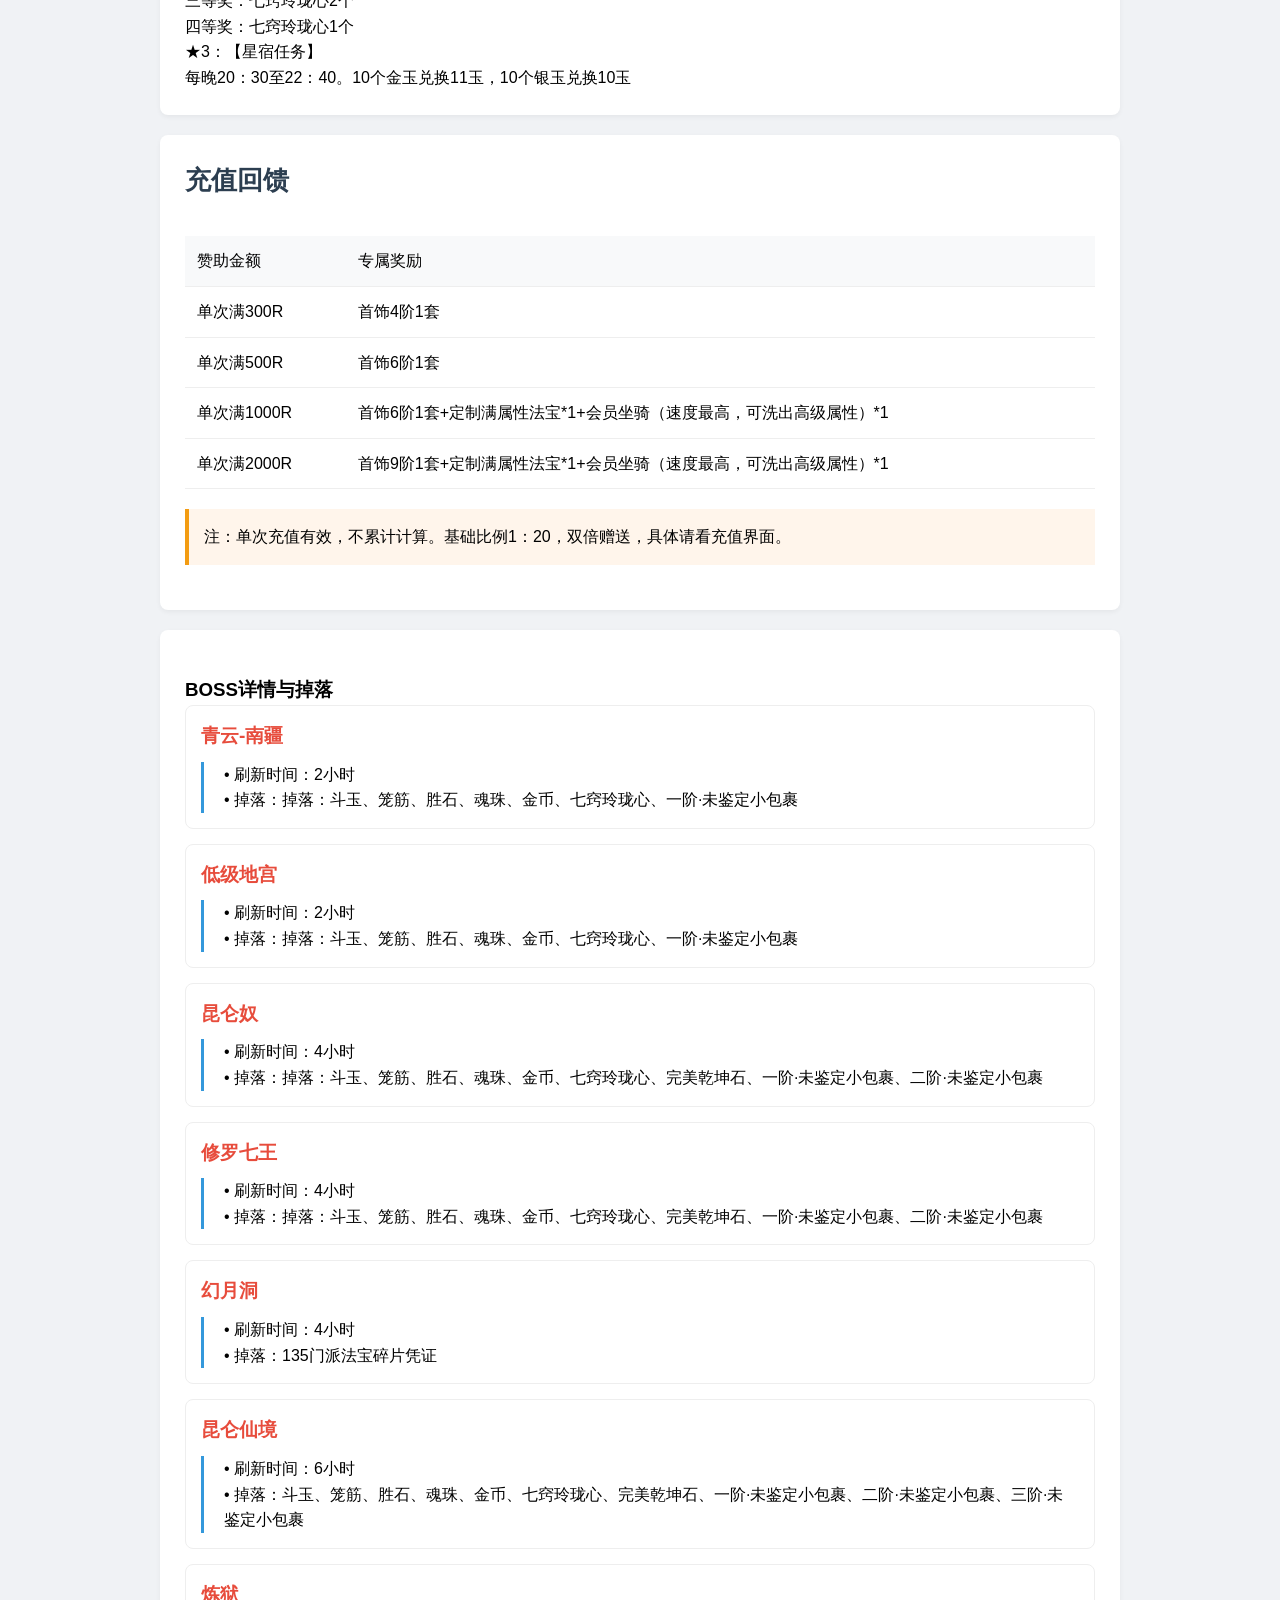
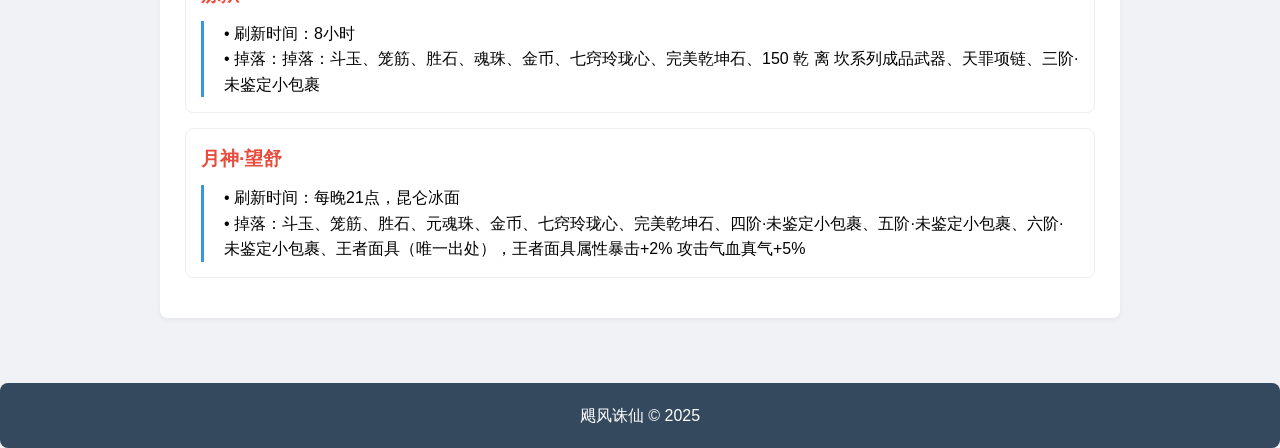
<file: 422g5fg.html>
<!DOCTYPE html>
<html lang="zh-CN">
<head>
    <meta charset="UTF-8">
    <meta name="viewport" content="width=device-width, initial-scale=1.0">
    <title>飓风422改5防官</title>
    <style>
        * {
            margin: 0;
            padding: 0;
            box-sizing: border-box;
            font-family: "Segoe UI", sans-serif;
        }

        body {
            background-color: #f0f2f5;
            line-height: 1.6;
        }

        .container {
            max-width: 1000px;
            margin: 0 auto;
            padding: 20px;
        }

        .header {
            text-align: center;
            background-color: #34495e;
            color: white;
            padding: 25px;
            margin-bottom: 25px;
            border-radius: 10px;
        }

        .section {
            background: white;
            padding: 25px;
            margin-bottom: 20px;
            border-radius: 8px;
            box-shadow: 0 2px 5px rgba(0,0,0,0.05);
        }

        h1 {
            font-size: 2.2em;
            margin-bottom: 15px;
            border-bottom: 3px solid #2ecc71;
            display: inline-block;
            padding-bottom: 8px;
        }

        h2 {
            color: #2c3e50;
            font-size: 1.6em;
            margin-bottom: 15px;
        }

        .info-box {
            display: grid;
            grid-template-columns: repeat(auto-fit, minmax(300px, 1fr));
            gap: 20px;
            margin-top: 20px;
        }

        .btn-group {
            display: flex;
            justify-content: center;
            gap: clamp(15px, 3vw, 40px);
            margin: 25px 0;
            flex-wrap: nowrap;
            overflow-x: auto;
            padding: 0 10px;
            scrollbar-width: none;
        }

        .btn-group::-webkit-scrollbar {
            display: none;
        }

        .table-container {
            overflow-x: auto;
            margin-top: 20px;
        }

        table {
            width: 100%;
            border-collapse: collapse;
            margin-top: 15px;
        }

        th, td {
            padding: 12px;
            text-align: left;
            border-bottom: 1px solid #eee;
        }

        th {
            background-color: #f8f9fa;
            font-weight: 500;
        }

        .btn {
            display: inline-flex;
            align-items: center;
            justify-content: center;
            background-color: #3498db;
            color: white;
            padding: 15px 30px;
            text-decoration: none;
            border-radius: 6px;
            transition: all 0.3s;
            box-shadow: 0 4px 10px rgba(0,0,0,0.1);
            font-size: clamp(1em, 2vw, 1.1em);
            min-width: clamp(140px, 20vw, 160px);
            white-space: nowrap;
        }

        .btn:hover {
            background-color: #2980b9;
            transform: translateY(-3px);
            box-shadow: 0 6px 15px rgba(0,0,0,0.15);
        }

        .btn-icon {
            margin-left: 10px;
            animation: blink 1.5s infinite;
            font-size: 1.2em;
        }

        .btn-qq .btn-icon {
            color: #3498db;
        }

        .btn-download .btn-icon {
            color: #2ecc71;
        }

        .btn-recharge .btn-icon {
            color: #e74c3c;
        }

        @keyframes blink {
            0%, 100% { opacity: 1; }
            50% { opacity: 0.3; }
        }

        .notice {
            background-color: #fff5eb;
            border-left: 4px solid #f39c12;
            padding: 15px;
            margin: 20px 0;
        }

        /* 居中倒计时样式 */
        .center-countdown {
            text-align: center;
            padding: 30px 0;
            margin: 25px 0;
            background-color: #2c3e50;
            border-radius: 10px;
        }

        .countdown-timer {
            font-size: clamp(1.8em, 5vw, 2.5em);
            font-weight: bold;
            margin: 15px 0;
            display: flex;
            justify-content: center;
            gap: 15px;
        }

        .countdown-timer span {
            background-color: #34495e;
            padding: clamp(10px, 3vw, 15px) clamp(15px, 4vw, 20px);
            border-radius: 8px;
            min-width: clamp(60px, 10vw, 80px);
            box-shadow: 0 2px 10px rgba(0,0,0,0.2);
        }

        .server-open {
            font-size: clamp(1.5em, 4vw, 2em);
            color: #e74c3c;
            font-weight: bold;
            animation: pulse 2s infinite;
        }

        @keyframes pulse {
            0% { transform: scale(1); }
            50% { transform: scale(1.05); }
            100% { transform: scale(1); }
        }

        /* BOSS详情样式 */
        .boss-info {
            margin-top: 20px;
        }

        .boss-item {
            border: 1px solid #eee;
            border-radius: 8px;
            padding: 15px;
            margin-bottom: 15px;
            transition: transform 0.3s;
        }

        .boss-item:hover {
            transform: translateY(-5px);
            box-shadow: 0 5px 15px rgba(0,0,0,0.1);
        }

        .boss-name {
            font-size: 1.2em;
            font-weight: bold;
            color: #e74c3c;
        }

        .boss-desc {
            margin-top: 10px;
            padding-left: 20px;
            border-left: 3px solid #3498db;
        }

        /* 响应式调整 */
        @media (max-width: 768px) {
            .btn-group {
                gap: 15px;
                justify-content: flex-start;
                padding-bottom: 10px;
            }
            
            .btn {
                padding: 12px 25px;
            }
        }

        /* 新增视频和图片样式 */
        .game-media {
            margin-top: 30px;
            text-align: center;
        }

        .game-media h3 {
            margin-bottom: 15px;
        }

        .game-video {
            margin-bottom: 25px;
        }

        .game-images {
            display: flex;
            justify-content: center;
            flex-wrap: wrap;
            gap: 20px;
        }

        .game-images img {
            max-width: 100%;
            border-radius: 8px;
            box-shadow: 0 4px 10px rgba(0,0,0,0.15);
        }

        footer {
            text-align: center;
            padding: 20px;
            background: #34495e;
            color: white;
            border-radius: 8px;
            margin-top: 25px;
        }
    </style>
</head>
<body>
    <div class="container">
        <!-- 头部信息 -->
        <header class="header">
            <h1>飓风422改5防官</h1>
            <p>复古5职业飞升防官</p>
        </header>

        <!-- 按钮组移到倒计时上方 -->
        <div class="btn-group">

            <a href="dl.html" target="_blank" class="btn btn-download">
                游戏下载
                <span class="btn-icon">💾
            </a>

            <a href="https://show.midsyg.com/pay5/g.html?gid=17515519130874861" target="_blank" class="btn btn-download">
              赞助【三倍】
                <span class="btn-icon">💾
            </a>

            <a href="index.html" target="_blank" class="btn btn-recharge">
                返回首页
                <span class="btn-icon">💎
            </a>
        </div>

        <!-- 居中的倒计时 -->
        <div class="center-countdown">
            <h2 style="color: #e74c3c;">开启倒计时</h2>
            <div class="countdown-timer" id="countdown">
                <span id="days">00</span>天
                <span id="hours">00</span>小时
                <span id="minutes">00</span>分
                <span id="seconds">00</span>秒
            </div>
            <div id="serverOpened" class="server-open" style="display: none;">
                新区刚开，欢迎体验！
            </div>
        </div>

        <!-- 开区信息 
        <section class="section">
            <h2>开区公告</h2>
            <div class="info-box">
                <div>
                    <p><strong>服务器名称：</strong>旭日【推荐新区】</p>
                    <p><strong>开区时间：</strong>1月2号18点整</p>
                </div>
                <div>
                    <p><strong>客服QQ：</strong> 22570263</p>
                    <p><strong>群聊QQ：</strong> 825196880</p>
                </div>
            </div>
        </section>   -->

        <!-- 重要提示 -->
        <section class="section notice">
            <h2>服务器规则</h2>
            <p>✅ 严禁使用任何变态辅助，绿色公平环境</p>
            <p>✅ 限制6开，若超出需大退所有客户端</p>
			<p>✅ 三倍充值赠送，官网直冲</p>
        </section>

        <!-- 版本亮点 -->
        <section class="section">
            <h2>版本概述</h2>

<p>★1：此版本为人族5职业飞升防官</p>

<p>★2：本服无宠物，无元婴，无师徒，无噬魂法宝，造化免费</p>

<p>★3：开放阵营玉玺，玉玺技能经过测试已做了职业平衡，特色首饰升级洗练系统，首饰等级越高属性越好，+5，+6获得隐藏随机属性</p>

<p>★4：取消鬼道法宝洗天选技能，一经发现法宝带天选技能请卖商店，否者强制回收账号，和谐鬼道噬魂蛊，碎魂蛊以及天音光明之颂护符</p>

<p>★5：各阶段都有装备赠送。加强了坤装。5玉免费，炼器最高+13，无特殊属性</p>

<p>★6：真正还原2007玩法，打魔化，打守护，戾气危机，金丹之术，北斗天阵等原汁原味玩法应有尽有</p>

<p>★7：本服主要以金币为主，金币除去时装以外99.99都可以购买，公益打造，鸿利元宝有多种土豪座驾供你选择，鸿利商城10玉</p>


        
        </section>

        <!-- 卡级与升级 -->

		
         <section class="section">
            <h2>关于升级</h2>
<p>★1：上线150级，到周一仙选职业，然后在旁边的太上道德天尊选择飞升，飞升后15级，90后周一仙处加入阵营，自动转重</p>

<p>★2：铁匠处积水仗，裁缝处三件套，属性均有提升，元宝商城买个小坐骑，有实力的再买个VIP黄金卡，即可开始升级之路

<p>★3：每个地图有魔化怪，经验丰富，推荐单攻职业升级，也可用不飞升150级小号去修罗、幻月杀高级怪带级

<p>★4：飞升120级之后可以到三界挂机到135，添加了三界商行观音传送幻月，幻月每只怪480000经验，升级的必要场所


<p>★5：后期升级方式多样化，每日金丹做完，可以做守护任务，戾气任务，金丹之术，修罗镇魔，都可以用作升级方式


<p>★6：云游天将的试练，任务已简化。任务已调整至河阳任务使，皇甫少卿处领取

<p>★7：开放戾气危机任务，河阳陆雪琪处领取，奖励大量金丹以及金币（300金），连天斗玉，千华龙筋等，一定几率获得造化奇石

<p>★8：开放官方原版聚妖令任务，奖励300金丹，大量连天斗玉以及千华龙筋，一定几率获得造化奇石

        </section>

        <!-- BOSS与活动 -->
        <section class="section">
		     <h2>关于活动</h2>

<p>★1：捡宝活动——每日12-14点</p>

<p>随机刷出黑色英雄帖，金色英雄帖，银色英雄帖，高级元魂珠，钻石等高级物品</p>

<p>★2：【新科试炼】——每日19点</p>

<p>一等奖：完美乾坤石两枚</p>

<p>二等奖：完美乾坤石1枚</p>

<p>三等奖：七窍玲珑心2个</p>

<p>四等奖：七窍玲珑心1个</p>

<p>★3：【星宿任务】</p>

<p>每晚20：30至22：40。10个金玉兑换11玉，10个银玉兑换10玉</p>


          </section>
            
			        <!-- 充值福利 -->
        <section class="section">
            <h2>充值回馈</h2>
            <div class="table-container">
                <table>
                    <tr>
                        <th>赞助金额</th>
                        <th>专属奖励</th>
                    </tr>
					
					                    <tr>
                        <td>单次满300R</td>
                        <td>首饰4阶1套</td>
                    </tr>
					
					                    <tr>
                        <td>单次满500R</td>
                        <td>首饰6阶1套</td>
                    </tr>

                    <tr>
                        <td>单次满1000R</td>
                        <td>首饰6阶1套+定制满属性法宝*1+会员坐骑（速度最高，可洗出高级属性）*1</td>
                    </tr>
					
					<tr>
                        <td>单次满2000R</td>
                        <td>首饰9阶1套+定制满属性法宝*1+会员坐骑（速度最高，可洗出高级属性）*1</td>
                    </tr>

                </table>
                <p class="notice">注：单次充值有效，不累计计算。基础比例1：20，双倍赠送，具体请看充值界面。</p>
            </div>
        </section>
		
            <!-- 详细的BOSS信息 -->
			<section class="section">
            <div class="boss-info">
                <h3>BOSS详情与掉落</h3>
                
                <div class="boss-item">
                    <div class="boss-name">青云-南疆</div>
                    <div class="boss-desc">
                        <p>• 刷新时间：2小时</p>
                        <p>• 掉落：掉落：斗玉、笼筋、胜石、魂珠、金币、七窍玲珑心、一阶·未鉴定小包裹</p>
                    </div>
                </div>
				
				  <div class="boss-item">
                    <div class="boss-name">低级地宫</div>
                    <div class="boss-desc">
                        <p>• 刷新时间：2小时</p>
                        <p>• 掉落：掉落：斗玉、笼筋、胜石、魂珠、金币、七窍玲珑心、一阶·未鉴定小包裹</p>
                    </div>
                </div>
                
				  <div class="boss-item">
                    <div class="boss-name">昆仑奴</div>
                    <div class="boss-desc">
                        <p>• 刷新时间：4小时</p>
                        <p>• 掉落：掉落：斗玉、笼筋、胜石、魂珠、金币、七窍玲珑心、完美乾坤石、一阶·未鉴定小包裹、二阶·未鉴定小包裹</p>
                    </div>
                </div>
				
				
				  <div class="boss-item">
                    <div class="boss-name">修罗七王</div>
                    <div class="boss-desc">
                        <p>• 刷新时间：4小时</p>
                        <p>• 掉落：掉落：斗玉、笼筋、胜石、魂珠、金币、七窍玲珑心、完美乾坤石、一阶·未鉴定小包裹、二阶·未鉴定小包裹</p>
                    </div>
                </div>
				
                </div>
				  <div class="boss-item">
                    <div class="boss-name">幻月洞</div>
                    <div class="boss-desc">
                        <p>• 刷新时间：4小时</p>
                        <p>• 掉落：135门派法宝碎片凭证</p>
                    </div>
                </div>						
				  <div class="boss-item">
                    <div class="boss-name">昆仑仙境</div>
                    <div class="boss-desc">
                        <p>• 刷新时间：6小时</p>
                        <p>• 掉落：斗玉、笼筋、胜石、魂珠、金币、七窍玲珑心、完美乾坤石、一阶·未鉴定小包裹、二阶·未鉴定小包裹、三阶·未鉴定小包裹</p>
                    </div>
                </div>																
				
                <div class="boss-item">
                    <div class="boss-name">炼狱</div>
                    <div class="boss-desc">
                        <p>• 刷新时间：8小时</p>
                        <p>• 掉落：掉落：斗玉、笼筋、胜石、魂珠、金币、七窍玲珑心、完美乾坤石、150 乾 离 坎系列成品武器、天罪项链、三阶·未鉴定小包裹</p>
                    </div>
                </div>

                <div class="boss-item">
                    <div class="boss-name">月神·望舒</div>
                    <div class="boss-desc">
                        <p>• 刷新时间：每晚21点，昆仑冰面</p>
                        <p>• 掉落：斗玉、笼筋、胜石、元魂珠、金币、七窍玲珑心、完美乾坤石、四阶·未鉴定小包裹、五阶·未鉴定小包裹、六阶·未鉴定小包裹、王者面具（唯一出处），王者面具属性暴击+2% 攻击气血真气+5% </p>
                    </div>
                </div>				
				
				
				
            </div>
        </section>

        <!-- 页脚 -->
        <footer>
            <p>飓风诛仙 &copy; 2025</p>
        </footer>
    </div>

    <script>
        // 设置目标日期时间（修改这里可以调整倒计时）
        const targetDate = new Date("2026-08-18T18:00:00").getTime();

        // 更新倒计时的函数
        function updateCountdown() {
            const now = new Date().getTime();
            const distance = targetDate - now;

            if (distance > 0) {
                // 计算剩余时间
                const days = Math.floor(distance / (1000 * 60 * 60 * 24));
                const hours = Math.floor((distance % (1000 * 60 * 60 * 24)) / (1000 * 60 * 60));
                const minutes = Math.floor((distance % (1000 * 60 * 60)) / (1000 * 60));
                const seconds = Math.floor((distance % (1000 * 60)) / 1000);

                // 更新DOM元素
                document.getElementById("days").innerText = days.toString().padStart(2, '0');
                document.getElementById("hours").innerText = hours.toString().padStart(2, '0');
                document.getElementById("minutes").innerText = minutes.toString().padStart(2, '0');
                document.getElementById("seconds").innerText = seconds.toString().padStart(2, '0');
            } else {
                // 倒计时结束，显示服务器已开启
                document.getElementById("countdown").style.display = "none";
                document.getElementById("serverOpened").style.display = "block";
            }
        }

        // 初始更新
        updateCountdown();

        // 每秒更新一次
        setInterval(updateCountdown, 1000);
    </script>
</body>
</html>
</file>
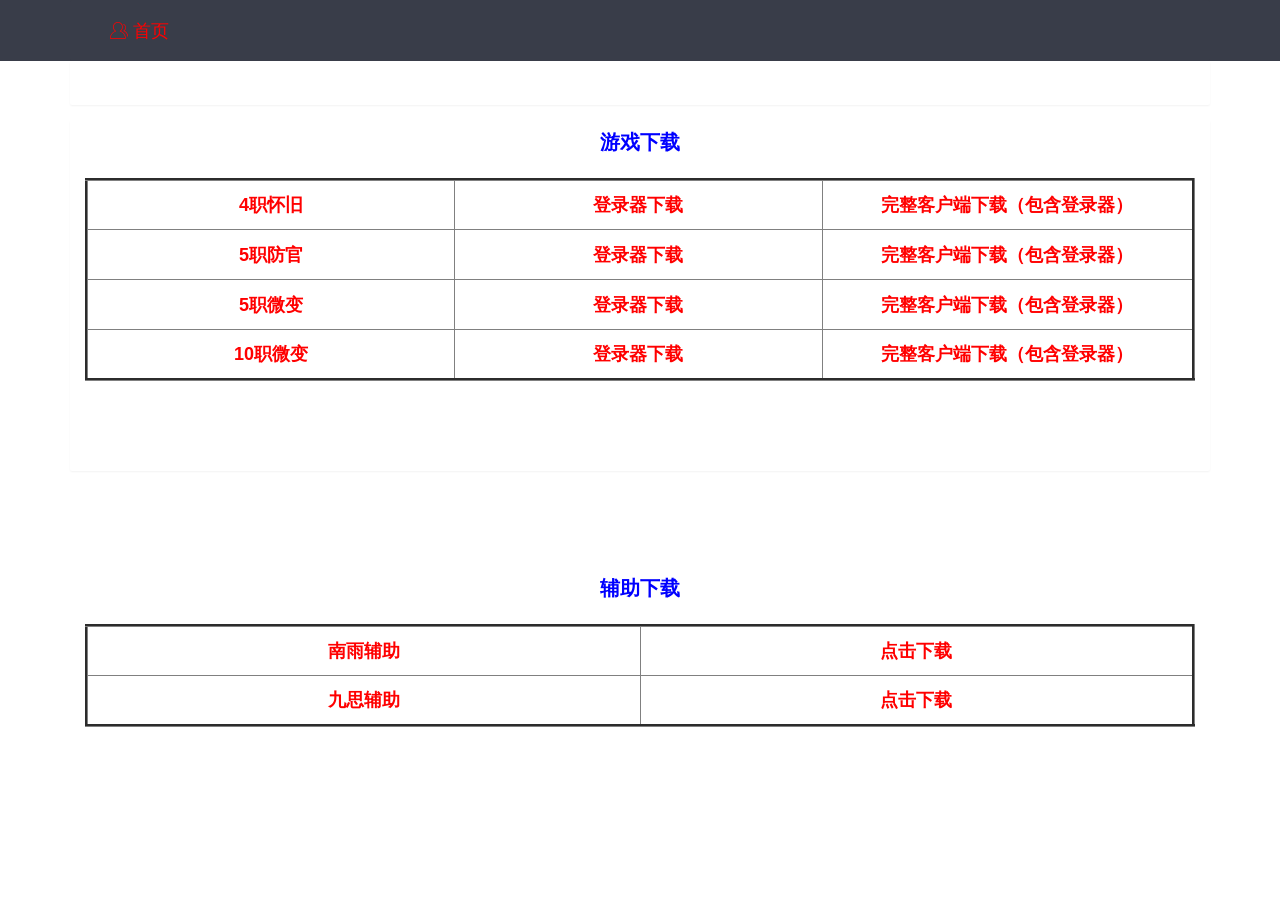
<file: dl.html>
<!doctype html>
<!DOCTYPE html><html lang="en"><head><meta charset="utf-8">
    
    <meta http-equiv="X-UA-Compatible" content="IE=edge">
    <meta name="viewport" content="width=device-width, initial-scale=1.0">
    <link rel="stylesheet" href="css/bootstrap.css">
    <link rel="stylesheet" href="css/layui.css">
    <link rel="stylesheet" href="css/style.css">
    <link rel="shortcut icon" href="favicon.ico">
    <title>下载</title>
</head>

<body>
     
    <div class="layui-fluid layui-fluid-nav">
        <div class="layui-container">
            <ul class="layui-nav" lay-filter="">
              <li class="layui-nav-item layui-nav-zc">
                <a href="index.html" target="_blank" style="color: red;">
                    <i class="layui-icon layui-icon-user" style="font-size: 18px;">
					</i> 首页                
					</a>              
					</li>


            </ul>
        </div>
    </div>


    <div class="container ">
        <div class="layui-card ">
            <div class="layui-card-body" style="font-weight: 700; color: blue; font-size: 20px;">
               <br>   
            </div>
        </div>
        <div class="layui-card ">
            <div class="layui-card-body" style="font-weight: 700; color: blue; font-size: 20px;">
                <div align="center">
                  <p>游戏下载</p>
                  <p>&nbsp; </p>
                </div>
                <table width="100%" border="3"  align="center" bgcolor="#FFFFFF">
  <tbody>

    <tr>
      <td width="450" height="50" style="font-weight: 700; color: red; font-size: 18px; "><div align="center">4职怀旧</div></td>
      <td width="450" style="font-weight: 700; color: red; font-size: 18px; "><div align="center"><a href="https://1812202157.v.123pan.cn/1812202157/24176559" target="_blank"  style="color: red;" >登录器下载</a></div></td>
	  <td width="450" height="50" style="font-weight: 700; color: red; font-size: 18px; "><div align="center"><a href="https://www.123865.com/s/3NcrVv-q2ugh" target="_blank" style="color: red;" >完整客户端下载（包含登录器）</a></div></td>
	</tr>
	
    <tr>
      <td width="450" height="50" style="font-weight: 700; color: red; font-size: 18px; "><div align="center">5职防官</div></td>
      <td width="450" style="font-weight: 700; color: red; font-size: 18px; "><div align="center"><a href="https://1812202157.v.123pan.cn/1812202157/24176560" target="_blank"  style="color: red;" >登录器下载</a></div></td>
	  <td width="450" height="50" style="font-weight: 700; color: red; font-size: 18px; "><div align="center"><a href="https://www.123865.com/s/3NcrVv-V2ugh" target="_blank" style="color: red;" >完整客户端下载（包含登录器）</a></div></td>
	</tr>

	<tr>
      <td width="450" height="50" style="font-weight: 700; color: red; font-size: 18px; "><div align="center">5职微变</div></td>
      <td width="450" style="font-weight: 700; color: red; font-size: 18px; "><div align="center"><a href="https://1812202157.v.123pan.cn/1812202157/24176566" target="_blank"  style="color: red;" >登录器下载</a></div></td>
	  <td width="450" height="50" style="font-weight: 700; color: red; font-size: 18px; "><div align="center"><a href="https://www.123865.com/s/3NcrVv-y2ugh" target="_blank" style="color: red;" >完整客户端下载（包含登录器）</a></div></td>
	</tr>
	

	
		<tr>
      <td width="450" height="50" style="font-weight: 700; color: red; font-size: 18px; "><div align="center">10职微变</div></td>
      <td width="450" style="font-weight: 700; color: red; font-size: 18px; "><div align="center"><a href="https://1812202157.v.123pan.cn/1812202157/24176568" target="_blank"  style="color: red;" >登录器下载</a></div></td>
	  <td width="450" height="50" style="font-weight: 700; color: red; font-size: 18px; "><div align="center"><a href="https://www.123865.com/s/3NcrVv-vsugh" target="_blank" style="color: red;" >完整客户端下载（包含登录器）</a></div></td>
	</tr>
	



	

	
	


   </tbody>
</table>
</div>
<p>&nbsp; </p>
<p>&nbsp; </p>
<p>&nbsp; </p>
<p>&nbsp; </p>
<p>&nbsp; </p>

</table>
</div>
<p>&nbsp; </p>
<p>&nbsp; </p>
<p>&nbsp; </p>
<p>&nbsp; </p>
<p>&nbsp; </p>


<div class="layui-card-body" style="font-weight: 700; color: blue; font-size: 20px;">
                <div align="center">
                  <p>辅助下载</p>
                  <p>&nbsp; </p>
                </div>
                <table width="100%" border="3"  align="center" bgcolor="#FFFFFF">
  <tbody>
  
	
	
	<tr>
      <td width="450" height="50" style="font-weight: 700; color: red; font-size: 18px; "><div align="center">南雨辅助</div></td>
      <td width="450" height="50" style="font-weight: 700; color: red; font-size: 18px; "><div align="center"><a href="https://share.feijipan.com/s/6PMaSL6C/" target="_blank" style="color: red;" >点击下载</a></div></td>
	</tr>		
	
	<tr>
      <td width="450" height="50" style="font-weight: 700; color: red; font-size: 18px; "><div align="center">九思辅助</div></td>
      <td width="450" height="50" style="font-weight: 700; color: red; font-size: 18px; "><div align="center"><a href="https://share.feijipan.com/s/imVNBGRp" target="_blank" style="color: red;" >点击下载</a></div></td>
	</tr>		


   </tbody>
</table>
</div>


</body></html>


<style>
    .newul{width: 800px;}
    .newul li{display: inline-block;width:395px}
</style>
</file>
<file: css/alertBox.css>
.alert_box {
	width: 100%;
	height: 100%;
	position: fixed;
	top: 0;
	left: 0;
	z-index: 99999;
	font-family: "Microsoft YaHei";
	font-size: 14px;
	opacity: 0;
	display: none;
	transition: all .2s linear;
	-webkit-transition: all .2s linear;
	-moz-transition: all .2s linear;
	-o-transition: all .2s linear;
	-ms-transition: all .2s linear
}

.alert_box.show {
	opacity: 1
}

.alert_box .shadow {
	width: 100%;
	height: 100%;
	position: absolute;
	left: 0;
	top: 0;
	right: 0;
	bottom: 0
}

.alert_box .alert_wrap {
	width: 480px;
	position: absolute;
	top: 50%;
	left: 50%;
	margin-left: -240px;
	line-height: 30px;
	margin-top: -255px
}

.alert_box .alert_wrap .alertClose {
	width: 36px;
	height: 36px;
	position: absolute;
	top: 0;
	right: 0;
	z-index: 100;
	cursor: pointer
}

.alert_box .alert_wrap .alertClose i,.alert_box .alert_wrap .alertClose em {
	display: block;
	width: 100%;
	height: 100%;
	position: absolute;
	top: 0;
	right: 0
}

.alert_box .alert_wrap .alertClose i {
	background: url(../images/clse.png) no-repeat;
	cursor: pointer;
	z-index: 2;
	background-position: -3px 3px
}

@media all and (min-width:0) {
	.alert_box .alert_wrap .alertClose i {
		background-position: 0 0
	}
}

.alert_box .alert_wrap .alertClose em {
	border-radius: 0 0 0 100%;
	z-index: 1;
	transition: all .2s ease;
	-webkit-transition: all .2s ease;
	-moz-transition: all .2s ease;
	-o-transition: all .2s ease;
	-ms-transition: all .2s ease
}

.alert_box .alert_wrap .alert_main {
	padding: 55px 30px 90px;
	position: relative;
	min-height: 110px
}

.alert_box .alert_wrap .alert_main .tit {
	margin-bottom: 5px
}

.alert_box .alert_wrap .alert_main .text {
	width: 418px;
	font-size: 14px;
	height: 42px;
	line-height: 42px;
	outline: 0;
	padding: 0 5px;
	-webkit-appearance: none
}

.alert_box .alert_wrap .alert_main .btns_wrap {
	position: absolute;
	right: 30px;
	bottom: 30px;
	z-index: 100;
	overflow: hidden
}

.alert_box .alert_wrap .alert_main .btns_wrap .btns {
	width: 120px;
	height: 50px;
	display: block;
	float: right;
	margin-left: 23px;
	text-align: center;
	line-height: 50px;
	font-size: 18px;
	transition: all .2s ease;
	-webkit-transition: all .2s ease;
	-moz-transition: all .2s ease;
	-o-transition: all .2s ease;
	-ms-transition: all .2s ease
}

.alert_box .shadow {
	-webkit-opacity: .6;
	-moz-opacity: .6;
	opacity: .6;
	filter: alpha(opacity=60);
	background: #000
}

.alert_box .alert_wrap {
	color: #3c3c3c;
	background: #fff
}

.alert_box .alert_wrap .alert_main {
}

.alert_box .alert_wrap .alert_main .tips {
	color: #f66960
}

.alert_box .alert_wrap .alert_main .text {
	color: #3c3c3c;
	border: 1px solid #ccc
}

.alert_box .alert_wrap .alert_main input::-webkit-input-placeholder {
	color: #ccc
}

.alert_box .alert_wrap .alert_main input:-moz-placeholder {
	color: #666
}

.alert_box .alert_wrap .alert_main input::-moz-placeholder {
	color: #666
}

.alert_box .alert_wrap .alert_main input:-ms-input-placeholder {
	color: #ccc
}

.alert_box .alert_wrap .alert_main .labelPlaceholder {
	color: #ccc;
	font-size: 12px;
	text-align: left
}

.alert_box .alert_wrap .alert_main .btns {
	color: #fff
}

.alert_box .alert_wrap .alert_main .btns.btnsCancle {
	background-color: #b7b7b7
}

.alert_box .alert_wrap .alert_main .btns.btnsCancle:hover {
	background-color: #c3c3c3
}

.alert_box .alert_wrap .alertClose em {
	background-color: #5084cb
}

.alert_box .alert_wrap .alertClose:hover em {
	background-color: #6898da
}

.alert_box .alert_wrap .alert_main .key {
	color: #5084cb
}

.alert_box .alert_wrap .alert_main .key:hover {
	color: #6898da
}

.alert_box .alert_wrap .alert_main .btns.btnsConfirm {
	background-color: #5084cb
}

.alert_box .alert_wrap .alert_main .btns.btnsConfirm:hover {
	background-color: #6898da
}

.alert_box.alert_box_green .alert_wrap .alertClose em {
	background-color: #5cb85c
}

.alert_box.alert_box_green .alert_wrap .alertClose:hover em {
	background-color: #329f32
}

.alert_box.alert_box_green .alert_wrap .alert_main .key {
	color: #5cb85c
}

.alert_box.alert_box_green .alert_wrap .alert_main .key:hover {
	color: #329f32
}

.alert_box.alert_box_green .alert_wrap .alert_main .btns.btnsConfirm {
	background-color: #5cb85c
}

.alert_box.alert_box_green .alert_wrap .alert_main .btns.btnsConfirm:hover {
	background-color: #329f32
}

.alert_box.alert_box_skyblue .alert_wrap .alertClose em {
	background-color: #5bc0de
}

.alert_box.alert_box_skyblue .alert_wrap .alertClose:hover em {
	background-color: #4ca9c4
}

.alert_box.alert_box_skyblue .alert_wrap .alert_main .key {
	color: #5bc0de
}

.alert_box.alert_box_skyblue .alert_wrap .alert_main .key:hover {
	color: #4ca9c4
}

.alert_box.alert_box_skyblue .alert_wrap .alert_main .btns.btnsConfirm {
	background-color: #5bc0de
}

.alert_box.alert_box_skyblue .alert_wrap .alert_main .btns.btnsConfirm:hover {
	background-color: #4ca9c4
}

.alert_box.alert_box_yellow .alert_wrap .alertClose em {
	background-color: #f0ad4e
}

.alert_box.alert_box_yellow .alert_wrap .alertClose:hover em {
	background-color: #d4902f
}

.alert_box.alert_box_yellow .alert_wrap .alert_main .key {
	color: #f0ad4e
}

.alert_box.alert_box_yellow .alert_wrap .alert_main .key:hover {
	color: #d4902f
}

.alert_box.alert_box_yellow .alert_wrap .alert_main .btns.btnsConfirm {
	background-color: #f0ad4e
}

.alert_box.alert_box_yellow .alert_wrap .alert_main .btns.btnsConfirm:hover {
	background-color: #d4902f
}

.alert_box.alert_box_red .alert_wrap .alertClose em {
	background-color: #d9534f
}

.alert_box.alert_box_red .alert_wrap .alertClose:hover em {
	background-color: #cb433f
}

.alert_box.alert_box_red .alert_wrap .alert_main .key {
	color: #d9534f
}

.alert_box.alert_box_red .alert_wrap .alert_main .key:hover {
	color: #cb433f
}

.alert_box.alert_box_red .alert_wrap .alert_main .btns.btnsConfirm {
	background-color: #d9534f
}

.alert_box.alert_box_red .alert_wrap .alert_main .btns.btnsConfirm:hover {
	background-color: #cb433f
}
</file>
<file: css/inner.css>
html,body,h1,h2,h3,h4,h5,h6,div,dl,dt,dd,ul,ol,li,p,blockquote,pre,hr,figure,table,caption,th,td,form,fieldset,legend,input,button,textarea,menu {
	margin: 0;
	padding: 0
}

body {
	padding: 0;
	margin: 0;
	background: #f0f0f0
}

html,body,fieldset,img,iframe,abbr {
	border: 0
}

li {
	list-style: none
}

textarea {
	overflow: auto;
	resize: none
}

a,button {
	cursor: pointer
}

h1,h2,h3,h4,h5,h6,strong,b {
	font-weight: 700
}

a,a:hover {
	text-decoration: none;
	outline: 0
}

body,textarea,button {
	color: #fff
}

html,body {
	min-width: 1200px;
	margin: 0 auto;
	font-family: "Microsoft YaHei",simSun,"Lucida Grande","Lucida Sans Unicode",Arial;
	font-size: 14px
}

i,em {
	font-style: normal
}

.hide {
	display: none
}

.blur {
	-webkit-filter: blur(5px);
	-moz-filter: blur(5px);
	-ms-filter: blur(5px);
	filter: blur(5px)
}

.clearfix:after {
	clear: both;
	content: '\0020';
	display: block;
	visibility: hidden;
	height: 0
}

.clearfix {
	zoom: 1
}

.inline-box {
	display: inline-block;
	zoom: 1
}

img {
	width: 100%;
	height: auto
}

#NIE-topBar {
	height: 55px;
	background: #fff
}

.wbox {
	width: 1200px;
	margin: 0 auto;
	position: relative
}

.wrap {
	margin: 0 auto;
	min-width: 1200px;
	max-width: 1920px;
	min-height: 1900px;
	position: relative;
	background: #f0f9fe url(../images/inner_bg.jpg) center top no-repeat;
	overflow: hidden
}

.wrap .logo {
	position: absolute;
	width: 178px;
	height: 98px;
	left: 45px;
	right: 10px;
	background: url(../images/logo.png) no-repeat;
}

.wrap .index_share {
	position: absolute;
	right: 100px;
	top: 31px;
	background: #9a62ae;
	padding: 5px 10px 5px 20px;
	border-radius: 30px;
	height: 30px;
	line-height: 30px;
	color: #fff4cc;
	width: 500px;
}

.wrap .index_share .go_index {
	display: inline-block;
	vertical-align: middle;
	color: #fff4cc;
	font-size: 14px;
}

.wrap .index_share a{
	color: #fff4cc;
	height: 30px;
	line-height: 30px;
	font-size: 14px;
	display: inline-block;
	vertical-align: middle;
}


.wrap .mid_content {
	width: 1309px;
	min-height: 1300px;
	background: #f9ffff;
	padding-bottom: 72px;
	position: relative;
	margin: 634px auto 0
}

.wrap .mid_content .top_bg {
	position: absolute;
	top: 0;
	left: 0;
	width: 1309px;
	height: 835px;
	background: url(../images/content_top_bg.jpg) no-repeat center top
}

.wrap .mid_content .bottom_bg {
	position: absolute;
	bottom: 0;
	left: 0;
	width: 1309px;
	height: 465px;
	background: url(../images/content_bottom_bg.jpg) no-repeat center top
}

.wrap .mid_content .nav {
	position: absolute;
	width: 1488px;
	height: 122px;
	left: 50%;
	top: -78px;
	margin-left: -744px;
	background: url(../images/inner_nav.png) no-repeat
}

.wrap .mid_content .nav .yun_left {
	position: absolute;
	left: -9px;
	top: 23px;
	width: 198px;
	height: 118px;
	background: url(../images/yun_left.png) no-repeat;
	pointer-events: none
}

.wrap .mid_content .nav .yun_right {
	position: absolute;
	right: -9px;
	top: 23px;
	width: 199px;
	height: 116px;
	background: url(../images/yun_right.png) no-repeat;
	pointer-events: none
}

.wrap .mid_content .nav ul {
	font-size: 0;
	margin: 33px 0 0 69px
}

.wrap .mid_content .nav ul i {
	display: inline-block;
	vertical-align: top;
	width: 18px;
	height: 17px;
	background: url(../images/inner_flower.png) no-repeat;
	margin: 26px 0 0 -7px;
	position: relative;
	z-index: 1;
	pointer-events: none
}

.wrap .mid_content .nav ul li {
	display: inline-block;
	vertical-align: top;
	font-size: 25px;
	width: 206px;
	height: 71px;
	text-align: center;
	line-height: 71px;
	margin-left: -7px;
	cursor: pointer
}

.wrap .mid_content .nav ul li a {
	display: block;
	height: 100%;
	color: #6d448b
}

.wrap .mid_content .nav ul li:hover,.wrap .mid_content .nav ul li.on {
	color: #fff;
	background: url(../images/nav_mid.png) no-repeat;
	background-size: 100% 100%
}

.wrap .mid_content .nav ul li:hover a,.wrap .mid_content .nav ul li.on a {
	color: #fff
}

.wrap .mid_content .nav ul li.nav_first {
	width: 218px;
	height: 78px;
	margin-left: 0;
	padding-left: 30px
}

.wrap .mid_content .nav ul li.nav_first:hover,.wrap .mid_content .nav ul li.nav_first.on {
	color: #fff;
	background: url(../images/nav_left.png) no-repeat
}

.wrap .mid_content .nav ul li.nav_last {
	width: 236px;
	height: 78px;
	margin-left: -10px;
	padding-right: 35px
}

.wrap .mid_content .nav ul li.nav_last:hover,.wrap .mid_content .nav ul li.nav_last.on {
	color: #fff;
	background: url(../images/nav_right.png) no-repeat
}

.wrap .mid_content .nav ul .flower_first,.wrap .mid_content .nav ul .nav_second {
	margin-left: -5px
}

.wrap .mid_content .nav ul .flower_second,.wrap .mid_content .nav ul .nav_third {
	margin-left: -6px
}

.wrap .mid_content .nav ul .nav_fourth {
	width: 200px
}

.wrap .mid_content .nav ul .nav_fifth {
	width: 195px
}

.wrap .mid_content .txt_area {
	padding-top: 92px;
	width: 1150px;
	margin: 0 auto;
	position: relative
}

.wrap .mid_content .txt_area .first_title {
	width: 437px;
	height: 69px;
	background: url(../images/first_title.png) no-repeat;
	margin: auto;
	font-size: 28px;
	color: #7e61c5;
	text-align: center;
	line-height: 69px;
	margin-bottom: 40px
}

.wrap .mid_content .txt_area .second_title {
	width: 149px;
	height: 37px;
	background: url(../images/second_title.png) no-repeat;
	text-align: center;
	font-size: 22px;
	color: #b53ea3;
	line-height: 37px;
	margin-bottom: 18px
}

.wrap .mid_content .txt_area .third_title {
	font-size: 20px;
	color: #a151c0;
	padding-left: 38px;
	margin-bottom: 15px
}

.wrap .mid_content .txt_area .third_title i {
	display: inline-block;
	width: 13px;
	height: 13px;
	background: url(../images/third_title.png) no-repeat;
	vertical-align: middle;
	margin-right: 5px
}

.wrap .mid_content .txt_area p {
	/*color: #383838;*/
	font-size: 16px;
	width: 1050px;
	padding-top: 10px;
	padding-bottom: 10px;
	background: url('../images/inner_flower.png') left center no-repeat;
	padding-left: 30px;
	color: #ff5200;
}
.wrap .mid_content .txt_area p:hover{
	background-color: #fcded4;
	/*transition:background-color 1s,padding-left 1s;*/
	transition:padding-left 1s;
	padding-left: 40px;
}
.wrap .mid_content .txt_area .img {
	width: auto;
	max-width: 701px;
	height: auto;
	margin: auto;
	margin-bottom: 15px
}

.wrap .mid_content .txt_area .img img {
	display: block;
	width: auto;
	height: auto;
	margin: auto;
	max-width: 701px
}

.wrap .mid_content .txt_area table {
	border: 1px solid #e259cd;
	border-collapse: collapse;
	margin: 0 auto 15px
}

.wrap .mid_content .txt_area table tr * {
	width: 330px;
	height: 50px;
	border: 1px solid #e259cd
}

.wrap .mid_content .txt_area table tr th {
	background: #8c61b4;
	color: #fff;
	font-size: 20px
}

.wrap .mid_content .txt_area table tr td {
	background: #fff8fe;
	font-size: 16px;
	color: #953cb2;
	text-align: center;
	padding: 10px 0
}

.wrap .mid_content .go_top {
	position: absolute;
	right: 30px;
	bottom: 400px;
	width: 50px;
	height: 166px;
	background: url(../images/go_top.png) no-repeat
}

.footer {
	width: 100%;
	color: #fff;
	background: #000;
	padding: 30px 0
}

.footer a {
	color: #fff
}

.footer #NIE-copyRight-corp {
	padding: 0!important
}

.footer #NIE-copyRight,.footer #NIE-copyRight-corp {
	width: 1180px!important;
	margin: 0 auto;
	text-align: center!important
}

.footer #NIE-copyRight #ncp-l3,.footer #NIE-copyRight-corp #ncp-l3 {
	width: 100%;
	line-height: 1.6em
}

.footer #NIE-copyRight .nie-copyright-new-inner {
	padding: 0
}

.Layer {
	position: fixed;
	top: 0;
	left: 0;
	width: 100%;
	height: 100%;
	background: #000;
	-webkit-opacity: 0;
	-moz-opacity: 0;
	opacity: 0;
	filter: alpha(opacity=0);
	z-index: -1;
	-o-transition: all .3s;
	-webkit-transition: all .3s;
	-moz-transition: all .3s;
	-ms-transition: all .3s;
	transition: all .3s
}

.Layer.on {
	-webkit-opacity: .8;
	-moz-opacity: .8;
	opacity: .8;
	filter: alpha(opacity=80);
	z-index: 10000
}

.pop {
	position: fixed;
	top: 50%;
	left: 50%;
	z-index: 1000;
	display: none;
	z-index: 10000
}

.pop .close {
	width: 44px;
	height: 44px;
	position: absolute;
	right: -54px;
	top: 0;
	background: url(../images/close.png);
	-o-transition: transform .4s ease-in-out;
	-webkit-transition: transform .4s ease-in-out;
	-moz-transition: transform .4s ease-in-out;
	-ms-transition: transform .4s ease-in-out;
	transition: transform .4s ease-in-out
}

.pop .close:hover {
	-o-transform: rotate(180deg);
	-webkit-transform: rotate(180deg);
	-moz-transform: rotate(180deg);
	-ms-transform: rotate(180deg);
	transform: rotate(180deg)
}

::-webkit-input-placeholder {
	color: #806551
}

:-moz-placeholder {
	color: #806551
}

::-moz-placeholder {
	color: #806551
}

:-ms-input-placeholder {
	color: #806551
}

@media screen and (max-width:1300px) {
	.wrap .mid_content .nav {
		-o-transform: scale(0.9);
		-webkit-transform: scale(0.9);
		-moz-transform: scale(0.9);
		-ms-transform: scale(0.9);
		transform: scale(0.9);
		margin-left: -810px
	}
}

.banner1 {
	width: 900px;
	margin: 0 auto;
	position: relative
}

.banner1 .swiper-button-prev,.banner1 .swiper-button-next {
	width: 32px;
	height: 56px
}

.banner1 .swiper-button-prev {
	background: url(../images/left.png)
}

.banner1 .swiper-button-next {
	background: url(../images/right.png)
}

.banner1 .swiper-container {
	width: 450px
}

.banner2 {
	width: 450px;
	margin: 0 auto
}

.banner2 .swiper-container {
	width: 450px
}

.banner2 .swiper-container .swiper-slide {
	width: 150px
}

.banner2 .swiper-container .swiper-slide.swiper-slide-prev,.banner2 .swiper-container .swiper-slide.swiper-slide-next {
	-o-transform: scale(0.8);
	-webkit-transform: scale(0.8);
	-moz-transform: scale(0.8);
	-ms-transform: scale(0.8);
	transform: scale(0.8)
}
marquee {
	display: inline-block;
	vertical-align: middle;
	width: 240px;
	text-align: center;
	color: #fff4cc;
	height:30px;
	line-height:30px;
}
.wrap .mid_content .txt_area table tr a{
	border:none!important;
	font-size: 16px;
    color: #953cb2;
}
.wrap .mid_content .txt_area table tr a img{
	border:none!important;
    width: 77px!important;
    height: 22px!important;
}
.pop-txt1{
	background: url('../images/inner_flower.png') left center no-repeat;
	padding-left: 20px;
}
.pop-txt1 em{
	padding: 0 10px;
	color: #6f52bc;
}
</file>
<file: css/layui.css>
.layui-inline,img{display:inline-block;vertical-align:middle}h1,h2,h3,h4,h5,h6{font-weight:400}a,body{color:#333}.layui-edge,.layui-header,.layui-inline,.layui-main{position:relative}.layui-edge,hr{height:0;overflow:hidden}.layui-layout-body,.layui-side,.layui-side-scroll{overflow-x:hidden}.layui-edge,.layui-elip,hr{overflow:hidden}.layui-btn,.layui-edge,.layui-inline,img{vertical-align:middle}.layui-btn,.layui-disabled,.layui-icon,.layui-unselect{-moz-user-select:none;-webkit-user-select:none;-ms-user-select:none}blockquote,body,button,dd,div,dl,dt,form,h1,h2,h3,h4,h5,h6,input,li,ol,p,pre,td,textarea,th,ul{margin:0;padding:0;-webkit-tap-highlight-color:rgba(0,0,0,0)}a:active,a:hover{outline:0}img{border:none}li{list-style:none}table{border-collapse:collapse;border-spacing:0}h4,h5,h6{font-size:100%}button,input,optgroup,option,select,textarea{font-family:inherit;font-size:inherit;font-style:inherit;font-weight:inherit;outline:0}pre{white-space:pre-wrap;white-space:-moz-pre-wrap;white-space:-pre-wrap;white-space:-o-pre-wrap;word-wrap:break-word}body{line-height:1.6;color:rgba(0,0,0,.85);font:14px Helvetica Neue,Helvetica,PingFang SC,Tahoma,Arial,sans-serif}hr{line-height:0;margin:10px 0;padding:0;border:none!important;border-bottom:1px solid #eee!important;clear:both;background:0 0}a{text-decoration:none}a:hover{color:#777}a cite{font-style:normal;*cursor:pointer}.layui-border-box,.layui-border-box *{box-sizing:border-box}.layui-box,.layui-box *{box-sizing:content-box}.layui-clear{clear:both;*zoom:1}.layui-clear:after{content:'\20';clear:both;*zoom:1;display:block;height:0}.layui-inline{*display:inline;*zoom:1}.layui-btn,.layui-btn-group,.layui-edge{display:inline-block}.layui-edge{width:0;border-width:6px;border-style:dashed;border-color:transparent}.layui-edge-top{top:-4px;border-bottom-color:#999;border-bottom-style:solid}.layui-edge-right{border-left-color:#999;border-left-style:solid}.layui-edge-bottom{top:2px;border-top-color:#999;border-top-style:solid}.layui-edge-left{border-right-color:#999;border-right-style:solid}.layui-elip{text-overflow:ellipsis;white-space:nowrap}.layui-disabled,.layui-disabled:hover{color:#d2d2d2!important;cursor:not-allowed!important}.layui-circle{border-radius:100%}.layui-show{display:block!important}.layui-hide{display:none!important}.layui-show-v{visibility:visible!important}.layui-hide-v{visibility:hidden!important}@font-face{font-family:layui-icon;src:url(../fonts/iconfont.eot);src:url(../fonts/iconfont.eot#iefix) format('embedded-opentype'),url(../fonts/iconfont.woff2) format('woff2'),url(../fonts/iconfont.woff) format('woff'),url(../fonts/iconfont.ttf) format('truetype'),url(../img/iconfont.svg#layui-icon) format('svg')}.layui-icon{font-family:layui-icon!important;font-size:16px;font-style:normal;-webkit-font-smoothing:antialiased;-moz-osx-font-smoothing:grayscale}.layui-icon-reply-fill:before{content:"\e611"}.layui-icon-set-fill:before{content:"\e614"}.layui-icon-menu-fill:before{content:"\e60f"}.layui-icon-search:before{content:"\e615"}.layui-icon-share:before{content:"\e641"}.layui-icon-set-sm:before{content:"\e620"}.layui-icon-engine:before{content:"\e628"}.layui-icon-close:before{content:"\1006"}.layui-icon-close-fill:before{content:"\1007"}.layui-icon-chart-screen:before{content:"\e629"}.layui-icon-star:before{content:"\e600"}.layui-icon-circle-dot:before{content:"\e617"}.layui-icon-chat:before{content:"\e606"}.layui-icon-release:before{content:"\e609"}.layui-icon-list:before{content:"\e60a"}.layui-icon-chart:before{content:"\e62c"}.layui-icon-ok-circle:before{content:"\1005"}.layui-icon-layim-theme:before{content:"\e61b"}.layui-icon-table:before{content:"\e62d"}.layui-icon-right:before{content:"\e602"}.layui-icon-left:before{content:"\e603"}.layui-icon-cart-simple:before{content:"\e698"}.layui-icon-face-cry:before{content:"\e69c"}.layui-icon-face-smile:before{content:"\e6af"}.layui-icon-survey:before{content:"\e6b2"}.layui-icon-tree:before{content:"\e62e"}.layui-icon-ie:before{content:"\e7bb"}.layui-icon-upload-circle:before{content:"\e62f"}.layui-icon-add-circle:before{content:"\e61f"}.layui-icon-download-circle:before{content:"\e601"}.layui-icon-templeate-1:before{content:"\e630"}.layui-icon-util:before{content:"\e631"}.layui-icon-face-surprised:before{content:"\e664"}.layui-icon-edit:before{content:"\e642"}.layui-icon-speaker:before{content:"\e645"}.layui-icon-down:before{content:"\e61a"}.layui-icon-file:before{content:"\e621"}.layui-icon-layouts:before{content:"\e632"}.layui-icon-rate-half:before{content:"\e6c9"}.layui-icon-add-circle-fine:before{content:"\e608"}.layui-icon-prev-circle:before{content:"\e633"}.layui-icon-read:before{content:"\e705"}.layui-icon-404:before{content:"\e61c"}.layui-icon-carousel:before{content:"\e634"}.layui-icon-help:before{content:"\e607"}.layui-icon-code-circle:before{content:"\e635"}.layui-icon-windows:before{content:"\e67f"}.layui-icon-water:before{content:"\e636"}.layui-icon-username:before{content:"\e66f"}.layui-icon-find-fill:before{content:"\e670"}.layui-icon-about:before{content:"\e60b"}.layui-icon-location:before{content:"\e715"}.layui-icon-up:before{content:"\e619"}.layui-icon-pause:before{content:"\e651"}.layui-icon-date:before{content:"\e637"}.layui-icon-layim-uploadfile:before{content:"\e61d"}.layui-icon-delete:before{content:"\e640"}.layui-icon-play:before{content:"\e652"}.layui-icon-top:before{content:"\e604"}.layui-icon-firefox:before{content:"\e686"}.layui-icon-friends:before{content:"\e612"}.layui-icon-refresh-3:before{content:"\e9aa"}.layui-icon-ok:before{content:"\e605"}.layui-icon-layer:before{content:"\e638"}.layui-icon-face-smile-fine:before{content:"\e60c"}.layui-icon-dollar:before{content:"\e659"}.layui-icon-group:before{content:"\e613"}.layui-icon-layim-download:before{content:"\e61e"}.layui-icon-picture-fine:before{content:"\e60d"}.layui-icon-link:before{content:"\e64c"}.layui-icon-diamond:before{content:"\e735"}.layui-icon-log:before{content:"\e60e"}.layui-icon-key:before{content:"\e683"}.layui-icon-rate-solid:before{content:"\e67a"}.layui-icon-fonts-del:before{content:"\e64f"}.layui-icon-unlink:before{content:"\e64d"}.layui-icon-fonts-clear:before{content:"\e639"}.layui-icon-triangle-r:before{content:"\e623"}.layui-icon-circle:before{content:"\e63f"}.layui-icon-radio:before{content:"\e643"}.layui-icon-align-center:before{content:"\e647"}.layui-icon-align-right:before{content:"\e648"}.layui-icon-align-left:before{content:"\e649"}.layui-icon-loading-1:before{content:"\e63e"}.layui-icon-return:before{content:"\e65c"}.layui-icon-fonts-strong:before{content:"\e62b"}.layui-icon-upload:before{content:"\e67c"}.layui-icon-dialogue:before{content:"\e63a"}.layui-icon-video:before{content:"\e6ed"}.layui-icon-headset:before{content:"\e6fc"}.layui-icon-cellphone-fine:before{content:"\e63b"}.layui-icon-add-1:before{content:"\e654"}.layui-icon-face-smile-b:before{content:"\e650"}.layui-icon-fonts-html:before{content:"\e64b"}.layui-icon-screen-full:before{content:"\e622"}.layui-icon-form:before{content:"\e63c"}.layui-icon-cart:before{content:"\e657"}.layui-icon-camera-fill:before{content:"\e65d"}.layui-icon-tabs:before{content:"\e62a"}.layui-icon-heart-fill:before{content:"\e68f"}.layui-icon-fonts-code:before{content:"\e64e"}.layui-icon-ios:before{content:"\e680"}.layui-icon-at:before{content:"\e687"}.layui-icon-fire:before{content:"\e756"}.layui-icon-set:before{content:"\e716"}.layui-icon-fonts-u:before{content:"\e646"}.layui-icon-triangle-d:before{content:"\e625"}.layui-icon-tips:before{content:"\e702"}.layui-icon-picture:before{content:"\e64a"}.layui-icon-more-vertical:before{content:"\e671"}.layui-icon-bluetooth:before{content:"\e689"}.layui-icon-flag:before{content:"\e66c"}.layui-icon-loading:before{content:"\e63d"}.layui-icon-fonts-i:before{content:"\e644"}.layui-icon-refresh-1:before{content:"\e666"}.layui-icon-rmb:before{content:"\e65e"}.layui-icon-addition:before{content:"\e624"}.layui-icon-home:before{content:"\e68e"}.layui-icon-time:before{content:"\e68d"}.layui-icon-user:before{content:"\e770"}.layui-icon-notice:before{content:"\e667"}.layui-icon-chrome:before{content:"\e68a"}.layui-icon-edge:before{content:"\e68b"}.layui-icon-login-weibo:before{content:"\e675"}.layui-icon-voice:before{content:"\e688"}.layui-icon-upload-drag:before{content:"\e681"}.layui-icon-login-qq:before{content:"\e676"}.layui-icon-snowflake:before{content:"\e6b1"}.layui-icon-heart:before{content:"\e68c"}.layui-icon-logout:before{content:"\e682"}.layui-icon-file-b:before{content:"\e655"}.layui-icon-template:before{content:"\e663"}.layui-icon-transfer:before{content:"\e691"}.layui-icon-auz:before{content:"\e672"}.layui-icon-console:before{content:"\e665"}.layui-icon-app:before{content:"\e653"}.layui-icon-prev:before{content:"\e65a"}.layui-icon-website:before{content:"\e7ae"}.layui-icon-next:before{content:"\e65b"}.layui-icon-component:before{content:"\e857"}.layui-icon-android:before{content:"\e684"}.layui-icon-more:before{content:"\e65f"}.layui-icon-login-wechat:before{content:"\e677"}.layui-icon-shrink-right:before{content:"\e668"}.layui-icon-spread-left:before{content:"\e66b"}.layui-icon-camera:before{content:"\e660"}.layui-icon-note:before{content:"\e66e"}.layui-icon-refresh:before{content:"\e669"}.layui-icon-female:before{content:"\e661"}.layui-icon-male:before{content:"\e662"}.layui-icon-screen-restore:before{content:"\e758"}.layui-icon-password:before{content:"\e673"}.layui-icon-senior:before{content:"\e674"}.layui-icon-theme:before{content:"\e66a"}.layui-icon-tread:before{content:"\e6c5"}.layui-icon-praise:before{content:"\e6c6"}.layui-icon-star-fill:before{content:"\e658"}.layui-icon-rate:before{content:"\e67b"}.layui-icon-template-1:before{content:"\e656"}.layui-icon-vercode:before{content:"\e679"}.layui-icon-service:before{content:"\e626"}.layui-icon-cellphone:before{content:"\e678"}.layui-icon-print:before{content:"\e66d"}.layui-icon-cols:before{content:"\e610"}.layui-icon-wifi:before{content:"\e7e0"}.layui-icon-export:before{content:"\e67d"}.layui-icon-rss:before{content:"\e808"}.layui-icon-slider:before{content:"\e714"}.layui-icon-email:before{content:"\e618"}.layui-icon-subtraction:before{content:"\e67e"}.layui-icon-mike:before{content:"\e6dc"}.layui-icon-light:before{content:"\e748"}.layui-icon-gift:before{content:"\e627"}.layui-icon-mute:before{content:"\e685"}.layui-icon-reduce-circle:before{content:"\e616"}.layui-icon-music:before{content:"\e690"}.layui-main{width:1140px;margin:0 auto}.layui-header{z-index:1000;height:60px}.layui-header a:hover{transition:all .5s;-webkit-transition:all .5s}.layui-side{position:fixed;left:0;top:0;bottom:0;z-index:999;width:200px}.layui-side-scroll{position:relative;width:220px;height:100%}.layui-body{position:relative;left:200px;right:0;top:0;bottom:0;z-index:900;width:auto;box-sizing:border-box}.layui-layout-admin .layui-header{position:fixed;top:0;left:0;right:0;background-color:#23262E}.layui-layout-admin .layui-side{top:60px;width:200px;overflow-x:hidden}.layui-layout-admin .layui-body{position:absolute;top:60px;padding-bottom:44px}.layui-layout-admin .layui-main{width:auto;margin:0 15px}.layui-layout-admin .layui-footer{position:fixed;left:200px;right:0;bottom:0;z-index:990;height:44px;line-height:44px;padding:0 15px;box-shadow:-1px 0 4px rgb(0 0 0 / 12%);background-color:#FAFAFA}.layui-layout-admin .layui-logo{position:absolute;left:0;top:0;width:200px;height:100%;line-height:60px;text-align:center;color:#009688;font-size:16px;box-shadow:0 1px 2px 0 rgb(0 0 0 / 15%)}.layui-layout-admin .layui-header .layui-nav{background:0 0}.layui-layout-left{position:absolute!important;left:200px;top:0}.layui-layout-right{position:absolute!important;right:0;top:0}.layui-container{position:relative;margin:0 auto;padding:0 15px;box-sizing:border-box}.layui-fluid{position:relative;margin:0 auto;padding:0 15px}.layui-row:after,.layui-row:before{content:"";display:block;clear:both}.layui-col-lg1,.layui-col-lg10,.layui-col-lg11,.layui-col-lg12,.layui-col-lg2,.layui-col-lg3,.layui-col-lg4,.layui-col-lg5,.layui-col-lg6,.layui-col-lg7,.layui-col-lg8,.layui-col-lg9,.layui-col-md1,.layui-col-md10,.layui-col-md11,.layui-col-md12,.layui-col-md2,.layui-col-md3,.layui-col-md4,.layui-col-md5,.layui-col-md6,.layui-col-md7,.layui-col-md8,.layui-col-md9,.layui-col-sm1,.layui-col-sm10,.layui-col-sm11,.layui-col-sm12,.layui-col-sm2,.layui-col-sm3,.layui-col-sm4,.layui-col-sm5,.layui-col-sm6,.layui-col-sm7,.layui-col-sm8,.layui-col-sm9,.layui-col-xs1,.layui-col-xs10,.layui-col-xs11,.layui-col-xs12,.layui-col-xs2,.layui-col-xs3,.layui-col-xs4,.layui-col-xs5,.layui-col-xs6,.layui-col-xs7,.layui-col-xs8,.layui-col-xs9{position:relative;display:block;box-sizing:border-box}.layui-col-xs1,.layui-col-xs10,.layui-col-xs11,.layui-col-xs12,.layui-col-xs2,.layui-col-xs3,.layui-col-xs4,.layui-col-xs5,.layui-col-xs6,.layui-col-xs7,.layui-col-xs8,.layui-col-xs9{float:left}.layui-col-xs1{width:8.33333333%}.layui-col-xs2{width:16.66666667%}.layui-col-xs3{width:25%}.layui-col-xs4{width:33.33333333%}.layui-col-xs5{width:41.66666667%}.layui-col-xs6{width:50%}.layui-col-xs7{width:58.33333333%}.layui-col-xs8{width:66.66666667%}.layui-col-xs9{width:75%}.layui-col-xs10{width:83.33333333%}.layui-col-xs11{width:91.66666667%}.layui-col-xs12{width:100%}.layui-col-xs-offset1{margin-left:8.33333333%}.layui-col-xs-offset2{margin-left:16.66666667%}.layui-col-xs-offset3{margin-left:25%}.layui-col-xs-offset4{margin-left:33.33333333%}.layui-col-xs-offset5{margin-left:41.66666667%}.layui-col-xs-offset6{margin-left:50%}.layui-col-xs-offset7{margin-left:58.33333333%}.layui-col-xs-offset8{margin-left:66.66666667%}.layui-col-xs-offset9{margin-left:75%}.layui-col-xs-offset10{margin-left:83.33333333%}.layui-col-xs-offset11{margin-left:91.66666667%}.layui-col-xs-offset12{margin-left:100%}@media screen and (max-width:768px){.layui-hide-xs{display:none!important}.layui-show-xs-block{display:block!important}.layui-show-xs-inline{display:inline!important}.layui-show-xs-inline-block{display:inline-block!important}}@media screen and (min-width:768px){.layui-container{width:750px}.layui-hide-sm{display:none!important}.layui-show-sm-block{display:block!important}.layui-show-sm-inline{display:inline!important}.layui-show-sm-inline-block{display:inline-block!important}.layui-col-sm1,.layui-col-sm10,.layui-col-sm11,.layui-col-sm12,.layui-col-sm2,.layui-col-sm3,.layui-col-sm4,.layui-col-sm5,.layui-col-sm6,.layui-col-sm7,.layui-col-sm8,.layui-col-sm9{float:left}.layui-col-sm1{width:8.33333333%}.layui-col-sm2{width:16.66666667%}.layui-col-sm3{width:25%}.layui-col-sm4{width:33.33333333%}.layui-col-sm5{width:41.66666667%}.layui-col-sm6{width:50%}.layui-col-sm7{width:58.33333333%}.layui-col-sm8{width:66.66666667%}.layui-col-sm9{width:75%}.layui-col-sm10{width:83.33333333%}.layui-col-sm11{width:91.66666667%}.layui-col-sm12{width:100%}.layui-col-sm-offset1{margin-left:8.33333333%}.layui-col-sm-offset2{margin-left:16.66666667%}.layui-col-sm-offset3{margin-left:25%}.layui-col-sm-offset4{margin-left:33.33333333%}.layui-col-sm-offset5{margin-left:41.66666667%}.layui-col-sm-offset6{margin-left:50%}.layui-col-sm-offset7{margin-left:58.33333333%}.layui-col-sm-offset8{margin-left:66.66666667%}.layui-col-sm-offset9{margin-left:75%}.layui-col-sm-offset10{margin-left:83.33333333%}.layui-col-sm-offset11{margin-left:91.66666667%}.layui-col-sm-offset12{margin-left:100%}}@media screen and (min-width:992px){.layui-container{width:970px}.layui-hide-md{display:none!important}.layui-show-md-block{display:block!important}.layui-show-md-inline{display:inline!important}.layui-show-md-inline-block{display:inline-block!important}.layui-col-md1,.layui-col-md10,.layui-col-md11,.layui-col-md12,.layui-col-md2,.layui-col-md3,.layui-col-md4,.layui-col-md5,.layui-col-md6,.layui-col-md7,.layui-col-md8,.layui-col-md9{float:left}.layui-col-md1{width:8.33333333%}.layui-col-md2{width:16.66666667%}.layui-col-md3{width:25%}.layui-col-md4{width:33.33333333%}.layui-col-md5{width:41.66666667%}.layui-col-md6{width:50%}.layui-col-md7{width:58.33333333%}.layui-col-md8{width:66.66666667%}.layui-col-md9{width:75%}.layui-col-md10{width:83.33333333%}.layui-col-md11{width:91.66666667%}.layui-col-md12{width:100%}.layui-col-md-offset1{margin-left:8.33333333%}.layui-col-md-offset2{margin-left:16.66666667%}.layui-col-md-offset3{margin-left:25%}.layui-col-md-offset4{margin-left:33.33333333%}.layui-col-md-offset5{margin-left:41.66666667%}.layui-col-md-offset6{margin-left:50%}.layui-col-md-offset7{margin-left:58.33333333%}.layui-col-md-offset8{margin-left:66.66666667%}.layui-col-md-offset9{margin-left:75%}.layui-col-md-offset10{margin-left:83.33333333%}.layui-col-md-offset11{margin-left:91.66666667%}.layui-col-md-offset12{margin-left:100%}}@media screen and (min-width:1200px){.layui-container{width:1170px}.layui-hide-lg{display:none!important}.layui-show-lg-block{display:block!important}.layui-show-lg-inline{display:inline!important}.layui-show-lg-inline-block{display:inline-block!important}.layui-col-lg1,.layui-col-lg10,.layui-col-lg11,.layui-col-lg12,.layui-col-lg2,.layui-col-lg3,.layui-col-lg4,.layui-col-lg5,.layui-col-lg6,.layui-col-lg7,.layui-col-lg8,.layui-col-lg9{float:left}.layui-col-lg1{width:8.33333333%}.layui-col-lg2{width:16.66666667%}.layui-col-lg3{width:25%}.layui-col-lg4{width:33.33333333%}.layui-col-lg5{width:41.66666667%}.layui-col-lg6{width:50%}.layui-col-lg7{width:58.33333333%}.layui-col-lg8{width:66.66666667%}.layui-col-lg9{width:75%}.layui-col-lg10{width:83.33333333%}.layui-col-lg11{width:91.66666667%}.layui-col-lg12{width:100%}.layui-col-lg-offset1{margin-left:8.33333333%}.layui-col-lg-offset2{margin-left:16.66666667%}.layui-col-lg-offset3{margin-left:25%}.layui-col-lg-offset4{margin-left:33.33333333%}.layui-col-lg-offset5{margin-left:41.66666667%}.layui-col-lg-offset6{margin-left:50%}.layui-col-lg-offset7{margin-left:58.33333333%}.layui-col-lg-offset8{margin-left:66.66666667%}.layui-col-lg-offset9{margin-left:75%}.layui-col-lg-offset10{margin-left:83.33333333%}.layui-col-lg-offset11{margin-left:91.66666667%}.layui-col-lg-offset12{margin-left:100%}}.layui-col-space1{margin:-.5px}.layui-col-space1>*{padding:.5px}.layui-col-space2{margin:-1px}.layui-col-space2>*{padding:1px}.layui-col-space4{margin:-2px}.layui-col-space4>*{padding:2px}.layui-col-space5{margin:-2.5px}.layui-col-space5>*{padding:2.5px}.layui-col-space6{margin:-3px}.layui-col-space6>*{padding:3px}.layui-col-space8{margin:-4px}.layui-col-space8>*{padding:4px}.layui-col-space10{margin:-5px}.layui-col-space10>*{padding:5px}.layui-col-space12{margin:-6px}.layui-col-space12>*{padding:6px}.layui-col-space14{margin:-7px}.layui-col-space14>*{padding:7px}.layui-col-space15{margin:-7.5px}.layui-col-space15>*{padding:7.5px}.layui-col-space16{margin:-8px}.layui-col-space16>*{padding:8px}.layui-col-space18{margin:-9px}.layui-col-space18>*{padding:9px}.layui-col-space20{margin:-10px}.layui-col-space20>*{padding:10px}.layui-col-space22{margin:-11px}.layui-col-space22>*{padding:11px}.layui-col-space24{margin:-12px}.layui-col-space24>*{padding:12px}.layui-col-space25{margin:-12.5px}.layui-col-space25>*{padding:12.5px}.layui-col-space26{margin:-13px}.layui-col-space26>*{padding:13px}.layui-col-space28{margin:-14px}.layui-col-space28>*{padding:14px}.layui-col-space30{margin:-15px}.layui-col-space30>*{padding:15px}.layui-btn,.layui-input,.layui-select,.layui-textarea,.layui-upload-button{outline:0;-webkit-appearance:none;transition:all .3s;-webkit-transition:all .3s;box-sizing:border-box}.layui-elem-quote{margin-bottom:10px;padding:15px;line-height:1.6;border-left:5px solid #5FB878;border-radius:0 2px 2px 0;background-color:#FAFAFA}.layui-quote-nm{border-style:solid;border-width:1px 1px 1px 5px;background:0 0}.layui-elem-field{margin-bottom:10px;padding:0;border-width:1px;border-style:solid}.layui-elem-field legend{margin-left:20px;padding:0 10px;font-size:20px;font-weight:300}.layui-field-title{margin:10px 0 20px;border-width:1px 0 0}.layui-field-box{padding:15px}.layui-field-title .layui-field-box{padding:10px 0}.layui-progress{position:relative;height:6px;border-radius:20px;background-color:#eee}.layui-progress-bar{position:absolute;left:0;top:0;width:0;max-width:100%;height:6px;border-radius:20px;text-align:right;background-color:#5FB878;transition:all .3s;-webkit-transition:all .3s}.layui-progress-big,.layui-progress-big .layui-progress-bar{height:18px;line-height:18px}.layui-progress-text{position:relative;top:-20px;line-height:18px;font-size:12px;color:#666}.layui-progress-big .layui-progress-text{position:static;padding:0 10px;color:#fff}.layui-collapse{border-width:1px;border-style:solid;border-radius:2px}.layui-colla-content,.layui-colla-item{border-top-width:1px;border-top-style:solid}.layui-colla-item:first-child{border-top:none}.layui-colla-title{position:relative;height:42px;line-height:42px;padding:0 15px 0 35px;color:#333;background-color:#FAFAFA;cursor:pointer;font-size:14px;overflow:hidden}.layui-colla-content{display:none;padding:10px 15px;line-height:1.6;color:#666}.layui-colla-icon{position:absolute;left:15px;top:0;font-size:14px}.layui-card-body,.layui-card-header,.layui-form-label,.layui-form-mid,.layui-form-select,.layui-input-block,.layui-input-inline,.layui-panel,.layui-textarea{position:relative}.layui-card{margin-bottom:15px;border-radius:2px;background-color:#fff;box-shadow:0 1px 2px 0 rgba(0,0,0,.05)}.layui-form-select dl,.layui-panel{box-shadow:1px 1px 4px rgb(0 0 0 / 8%)}.layui-card:last-child{margin-bottom:0}.layui-card-header{height:42px;line-height:42px;padding:0 15px;border-bottom:1px solid #f6f6f6;color:#333;border-radius:2px 2px 0 0;font-size:14px}.layui-card-body{padding:10px 15px;line-height:24px}.layui-card-body[pad15]{padding:15px}.layui-card-body[pad20]{padding:20px}.layui-card-body .layui-table{margin:5px 0}.layui-card .layui-tab{margin:0}.layui-panel{border-width:1px;border-style:solid;border-radius:2px;background-color:#fff;color:#666}.layui-bg-black,.layui-bg-blue,.layui-bg-cyan,.layui-bg-green,.layui-bg-orange,.layui-bg-red{color:#fff!important}.layui-panel-window{position:relative;padding:15px;border-radius:0;border-top:5px solid #eee;background-color:#fff}.layui-border,.layui-border-black,.layui-border-blue,.layui-border-cyan,.layui-border-green,.layui-border-orange,.layui-border-red{border-width:1px;border-style:solid}.layui-auxiliar-moving{position:fixed;left:0;right:0;top:0;bottom:0;width:100%;height:100%;background:0 0;z-index:9999999999}.layui-bg-red{background-color:#FF5722!important}.layui-bg-orange{background-color:#FFB800!important}.layui-bg-green{background-color:#009688!important}.layui-bg-cyan{background-color:#2F4056!important}.layui-bg-blue{background-color:#1E9FFF!important}.layui-bg-black{background-color:#393D49!important}.layui-bg-gray{background-color:#FAFAFA!important;color:#666!important}.layui-badge-rim,.layui-border,.layui-colla-content,.layui-colla-item,.layui-collapse,.layui-elem-field,.layui-form-pane .layui-form-item[pane],.layui-form-pane .layui-form-label,.layui-input,.layui-layedit,.layui-layedit-tool,.layui-panel,.layui-quote-nm,.layui-select,.layui-tab-bar,.layui-tab-card,.layui-tab-title,.layui-tab-title .layui-this:after,.layui-textarea{border-color:#eee}.layui-border{color:#666!important}.layui-border-red{border-color:#FF5722!important;color:#FF5722!important}.layui-border-orange{border-color:#FFB800!important;color:#FFB800!important}.layui-border-green{border-color:#009688!important;color:#009688!important}.layui-border-cyan{border-color:#2F4056!important;color:#2F4056!important}.layui-border-blue{border-color:#1E9FFF!important;color:#1E9FFF!important}.layui-border-black{border-color:#393D49!important;color:#393D49!important}.layui-timeline-item:before{background-color:#eee}.layui-text{line-height:1.6;font-size:14px;color:#666}.layui-text h1,.layui-text h2,.layui-text h3{font-weight:500;color:#333}.layui-text h1{font-size:30px}.layui-text h2{font-size:24px}.layui-text h3{font-size:18px}.layui-text a:not(.layui-btn){color:#01AAED}.layui-text a:not(.layui-btn):hover{text-decoration:underline}.layui-text ul{padding:5px 0 5px 15px}.layui-text ul li{margin-top:5px;list-style-type:disc}.layui-text em,.layui-word-aux{color:#999!important;padding-left:5px!important;padding-right:5px!important}.layui-text p{margin:10px 0}.layui-text p:first-child{margin-top:0}.layui-font-12{font-size:12px!important}.layui-font-14{font-size:14px!important}.layui-font-16{font-size:16px!important}.layui-font-18{font-size:18px!important}.layui-font-20{font-size:20px!important}.layui-font-red{color:#FF5722!important}.layui-font-orange{color:#FFB800!important}.layui-font-green{color:#009688!important}.layui-font-cyan{color:#2F4056!important}.layui-font-blue{color:#01AAED!important}.layui-font-black{color:#000!important}.layui-font-gray{color:#c2c2c2!important}.layui-btn{height:38px;line-height:38px;border:1px solid transparent;padding:0 18px;background-color:#009688;color:#fff;white-space:nowrap;text-align:center;font-size:14px;border-radius:2px;cursor:pointer}.layui-btn:hover{opacity:.8;filter:alpha(opacity=80);color:#fff}.layui-btn:active{opacity:1;filter:alpha(opacity=100)}.layui-btn+.layui-btn{margin-left:10px}.layui-btn-container{font-size:0}.layui-btn-container .layui-btn{margin-right:10px;margin-bottom:10px}.layui-btn-container .layui-btn+.layui-btn{margin-left:0}.layui-table .layui-btn-container .layui-btn{margin-bottom:9px}.layui-btn-radius{border-radius:100px}.layui-btn .layui-icon{padding:0 2px;vertical-align:middle\9;vertical-align:bottom}.layui-btn-primary{border-color:#d2d2d2;background:0 0;color:#666}.layui-btn-primary:hover{border-color:#009688;color:#333}.layui-btn-normal{background-color:#1E9FFF}.layui-btn-warm{background-color:#FFB800}.layui-btn-danger{background-color:#FF5722}.layui-btn-checked{background-color:#5FB878}.layui-btn-disabled,.layui-btn-disabled:active,.layui-btn-disabled:hover{border-color:#eee!important;background-color:#FBFBFB!important;color:#d2d2d2!important;cursor:not-allowed!important;opacity:1}.layui-btn-lg{height:44px;line-height:44px;padding:0 25px;font-size:16px}.layui-btn-sm{height:30px;line-height:30px;padding:0 10px;font-size:12px}.layui-btn-xs{height:22px;line-height:22px;padding:0 5px;font-size:12px}.layui-btn-xs i{font-size:12px!important}.layui-btn-group{vertical-align:middle;font-size:0}.layui-btn-group .layui-btn{margin-left:0!important;margin-right:0!important;border-left:1px solid rgba(255,255,255,.5);border-radius:0}.layui-btn-group .layui-btn-primary{border-left:none}.layui-btn-group .layui-btn-primary:hover{border-color:#d2d2d2;color:#009688}.layui-btn-group .layui-btn:first-child{border-left:none;border-radius:2px 0 0 2px}.layui-btn-group .layui-btn-primary:first-child{border-left:1px solid #d2d2d2}.layui-btn-group .layui-btn:last-child{border-radius:0 2px 2px 0}.layui-btn-group .layui-btn+.layui-btn{margin-left:0}.layui-btn-group+.layui-btn-group{margin-left:10px}.layui-btn-fluid{width:100%}.layui-input,.layui-select,.layui-textarea{height:38px;line-height:1.3;line-height:38px\9;border-width:1px;border-style:solid;background-color:#fff;color:rgba(0,0,0,.85);border-radius:2px}.layui-input::-webkit-input-placeholder,.layui-select::-webkit-input-placeholder,.layui-textarea::-webkit-input-placeholder{line-height:1.3}.layui-input,.layui-textarea{display:block;width:100%;padding-left:10px}.layui-input:hover,.layui-textarea:hover{border-color:#eee!important}.layui-input:focus,.layui-textarea:focus{border-color:#d2d2d2!important}.layui-textarea{min-height:100px;height:auto;line-height:20px;padding:6px 10px;resize:vertical}.layui-select{padding:0 10px}.layui-form input[type=checkbox],.layui-form input[type=radio],.layui-form select{display:none}.layui-form [lay-ignore]{display:initial}.layui-form-item{margin-bottom:15px;clear:both;*zoom:1}.layui-form-item:after{content:'\20';clear:both;*zoom:1;display:block;height:0}.layui-form-label{float:left;display:block;padding:9px 15px;width:80px;font-weight:400;line-height:20px;text-align:right}.layui-form-label-col{display:block;float:none;padding:9px 0;line-height:20px;text-align:left}.layui-form-item .layui-inline{margin-bottom:5px;margin-right:10px}.layui-input-block{margin-left:110px;min-height:36px}.layui-input-inline{display:inline-block;vertical-align:middle}.layui-form-item .layui-input-inline{float:left;width:190px;margin-right:10px}.layui-form-text .layui-input-inline{width:auto}.layui-form-mid{float:left;display:block;padding:9px 0!important;line-height:20px;margin-right:10px}.layui-form-danger+.layui-form-select .layui-input,.layui-form-danger:focus{border-color:#FF5722!important}.layui-form-select .layui-input{padding-right:30px;cursor:pointer}.layui-form-select .layui-edge{position:absolute;right:10px;top:50%;margin-top:-3px;cursor:pointer;border-width:6px;border-top-color:#c2c2c2;border-top-style:solid;transition:all .3s;-webkit-transition:all .3s}.layui-form-select dl{display:none;position:absolute;left:0;top:42px;padding:5px 0;z-index:899;min-width:100%;border:1px solid #eee;max-height:300px;overflow-y:auto;background-color:#fff;border-radius:2px;box-sizing:border-box}.layui-form-select dl dd,.layui-form-select dl dt{padding:0 10px;line-height:36px;white-space:nowrap;overflow:hidden;text-overflow:ellipsis}.layui-form-select dl dt{font-size:12px;color:#999}.layui-form-select dl dd{cursor:pointer}.layui-form-select dl dd:hover{background-color:#F6F6F6;-webkit-transition:.5s all;transition:.5s all}.layui-form-select .layui-select-group dd{padding-left:20px}.layui-form-select dl dd.layui-select-tips{padding-left:10px!important;color:#999}.layui-form-select dl dd.layui-this{background-color:#5FB878;color:#fff}.layui-form-checkbox,.layui-form-select dl dd.layui-disabled{background-color:#fff}.layui-form-selected dl{display:block}.layui-form-checkbox,.layui-form-checkbox *,.layui-form-switch{display:inline-block;vertical-align:middle}.layui-form-selected .layui-edge{margin-top:-9px;-webkit-transform:rotate(180deg);transform:rotate(180deg);margin-top:-3px\9}:root .layui-form-selected .layui-edge{margin-top:-9px\0/IE9}.layui-form-selectup dl{top:auto;bottom:42px}.layui-select-none{margin:5px 0;text-align:center;color:#999}.layui-select-disabled .layui-disabled{border-color:#eee!important}.layui-select-disabled .layui-edge{border-top-color:#d2d2d2}.layui-form-checkbox{position:relative;height:30px;line-height:30px;margin-right:10px;padding-right:30px;cursor:pointer;font-size:0;-webkit-transition:.1s linear;transition:.1s linear;box-sizing:border-box}.layui-form-checkbox span{padding:0 10px;height:100%;font-size:14px;border-radius:2px 0 0 2px;background-color:#d2d2d2;color:#fff;overflow:hidden;white-space:nowrap;text-overflow:ellipsis}.layui-form-checkbox:hover span{background-color:#c2c2c2}.layui-form-checkbox i{position:absolute;right:0;top:0;width:30px;height:28px;border:1px solid #d2d2d2;border-left:none;border-radius:0 2px 2px 0;color:#fff;font-size:20px;text-align:center}.layui-form-checkbox:hover i{border-color:#c2c2c2;color:#c2c2c2}.layui-form-checked,.layui-form-checked:hover{border-color:#5FB878}.layui-form-checked span,.layui-form-checked:hover span{background-color:#5FB878}.layui-form-checked i,.layui-form-checked:hover i{color:#5FB878}.layui-form-item .layui-form-checkbox{margin-top:4px}.layui-form-checkbox[lay-skin=primary]{height:auto!important;line-height:normal!important;min-width:18px;min-height:18px;border:none!important;margin-right:0;padding-left:28px;padding-right:0;background:0 0}.layui-form-checkbox[lay-skin=primary] span{padding-left:0;padding-right:15px;line-height:18px;background:0 0;color:#666}.layui-form-checkbox[lay-skin=primary] i{right:auto;left:0;width:16px;height:16px;line-height:16px;border:1px solid #d2d2d2;font-size:12px;border-radius:2px;background-color:#fff;-webkit-transition:.1s linear;transition:.1s linear}.layui-form-checkbox[lay-skin=primary]:hover i{border-color:#5FB878;color:#fff}.layui-form-checked[lay-skin=primary] i{border-color:#5FB878!important;background-color:#5FB878;color:#fff}.layui-checkbox-disabled[lay-skin=primary] span{background:0 0!important;color:#c2c2c2!important}.layui-checkbox-disabled[lay-skin=primary]:hover i{border-color:#d2d2d2}.layui-form-item .layui-form-checkbox[lay-skin=primary]{margin-top:10px}.layui-form-switch{position:relative;height:22px;line-height:22px;min-width:35px;padding:0 5px;margin-top:8px;border:1px solid #d2d2d2;border-radius:20px;cursor:pointer;background-color:#fff;-webkit-transition:.1s linear;transition:.1s linear}.layui-form-switch i{position:absolute;left:5px;top:3px;width:16px;height:16px;border-radius:20px;background-color:#d2d2d2;-webkit-transition:.1s linear;transition:.1s linear}.layui-form-switch em{position:relative;top:0;width:25px;margin-left:21px;padding:0!important;text-align:center!important;color:#999!important;font-style:normal!important;font-size:12px}.layui-form-onswitch{border-color:#5FB878;background-color:#5FB878}.layui-checkbox-disabled,.layui-checkbox-disabled i{border-color:#eee!important}.layui-form-onswitch i{left:100%;margin-left:-21px;background-color:#fff}.layui-form-onswitch em{margin-left:5px;margin-right:21px;color:#fff!important}.layui-checkbox-disabled span{background-color:#eee!important}.layui-checkbox-disabled em{color:#d2d2d2!important}.layui-checkbox-disabled:hover i{color:#fff!important}[lay-radio]{display:none}.layui-form-radio,.layui-form-radio *{display:inline-block;vertical-align:middle}.layui-form-radio{line-height:28px;margin:6px 10px 0 0;padding-right:10px;cursor:pointer;font-size:0}.layui-form-radio *{font-size:14px}.layui-form-radio>i{margin-right:8px;font-size:22px;color:#c2c2c2}.layui-form-radio:hover *,.layui-form-radioed,.layui-form-radioed>i{color:#5FB878}.layui-radio-disabled>i{color:#eee!important}.layui-radio-disabled *{color:#c2c2c2!important}.layui-form-pane .layui-form-label{width:110px;padding:8px 15px;height:38px;line-height:20px;border-width:1px;border-style:solid;border-radius:2px 0 0 2px;text-align:center;background-color:#FAFAFA;overflow:hidden;white-space:nowrap;text-overflow:ellipsis;box-sizing:border-box}.layui-form-pane .layui-input-inline{margin-left:-1px}.layui-form-pane .layui-input-block{margin-left:110px;left:-1px}.layui-form-pane .layui-input{border-radius:0 2px 2px 0}.layui-form-pane .layui-form-text .layui-form-label{float:none;width:100%;border-radius:2px;box-sizing:border-box;text-align:left}.layui-form-pane .layui-form-text .layui-input-inline{display:block;margin:0;top:-1px;clear:both}.layui-form-pane .layui-form-text .layui-input-block{margin:0;left:0;top:-1px}.layui-form-pane .layui-form-text .layui-textarea{min-height:100px;border-radius:0 0 2px 2px}.layui-form-pane .layui-form-checkbox{margin:4px 0 4px 10px}.layui-form-pane .layui-form-radio,.layui-form-pane .layui-form-switch{margin-top:6px;margin-left:10px}.layui-form-pane .layui-form-item[pane]{position:relative;border-width:1px;border-style:solid}.layui-form-pane .layui-form-item[pane] .layui-form-label{position:absolute;left:0;top:0;height:100%;border-width:0 1px 0 0}.layui-form-pane .layui-form-item[pane] .layui-input-inline{margin-left:110px}@media screen and (max-width:450px){.layui-form-item .layui-form-label{text-overflow:ellipsis;overflow:hidden;white-space:nowrap}.layui-form-item .layui-inline{display:block;margin-right:0;margin-bottom:20px;clear:both}.layui-form-item .layui-inline:after{content:'\20';clear:both;display:block;height:0}.layui-form-item .layui-input-inline{display:block;float:none;left:-3px;width:auto!important;margin:0 0 10px 112px}.layui-form-item .layui-input-inline+.layui-form-mid{margin-left:110px;top:-5px;padding:0}.layui-form-item .layui-form-checkbox{margin-right:5px;margin-bottom:5px}}.layui-layedit{border-width:1px;border-style:solid;border-radius:2px}.layui-layedit-tool{padding:3px 5px;border-bottom-width:1px;border-bottom-style:solid;font-size:0}.layedit-tool-fixed{position:fixed;top:0;border-top:1px solid #eee}.layui-layedit-tool .layedit-tool-mid,.layui-layedit-tool .layui-icon{display:inline-block;vertical-align:middle;text-align:center;font-size:14px}.layui-layedit-tool .layui-icon{position:relative;width:32px;height:30px;line-height:30px;margin:3px 5px;color:#777;cursor:pointer;border-radius:2px}.layui-layedit-tool .layui-icon:hover{color:#393D49}.layui-layedit-tool .layui-icon:active{color:#000}.layui-layedit-tool .layedit-tool-active{background-color:#eee;color:#000}.layui-layedit-tool .layui-disabled,.layui-layedit-tool .layui-disabled:hover{color:#d2d2d2;cursor:not-allowed}.layui-layedit-tool .layedit-tool-mid{width:1px;height:18px;margin:0 10px;background-color:#d2d2d2}.layedit-tool-html{width:50px!important;font-size:30px!important}.layedit-tool-b,.layedit-tool-code,.layedit-tool-help{font-size:16px!important}.layedit-tool-d,.layedit-tool-face,.layedit-tool-image,.layedit-tool-unlink{font-size:18px!important}.layedit-tool-image input{position:absolute;font-size:0;left:0;top:0;width:100%;height:100%;opacity:.01;filter:Alpha(opacity=1);cursor:pointer}.layui-layedit-iframe iframe{display:block;width:100%}#LAY_layedit_code{overflow:hidden}.layui-laypage{display:inline-block;*display:inline;*zoom:1;vertical-align:middle;margin:10px 0;font-size:0}.layui-laypage>a:first-child,.layui-laypage>a:first-child em{border-radius:2px 0 0 2px}.layui-laypage>a:last-child,.layui-laypage>a:last-child em{border-radius:0 2px 2px 0}.layui-laypage>:first-child{margin-left:0!important}.layui-laypage>:last-child{margin-right:0!important}.layui-laypage a,.layui-laypage button,.layui-laypage input,.layui-laypage select,.layui-laypage span{border:1px solid #eee}.layui-laypage a,.layui-laypage span{display:inline-block;*display:inline;*zoom:1;vertical-align:middle;padding:0 15px;height:28px;line-height:28px;margin:0 -1px 5px 0;background-color:#fff;color:#333;font-size:12px}.layui-flow-more a *,.layui-laypage input,.layui-table-view select[lay-ignore]{display:inline-block}.layui-laypage a:hover{color:#009688}.layui-laypage em{font-style:normal}.layui-laypage .layui-laypage-spr{color:#999;font-weight:700}.layui-laypage a{text-decoration:none}.layui-laypage .layui-laypage-curr{position:relative}.layui-laypage .layui-laypage-curr em{position:relative;color:#fff}.layui-laypage .layui-laypage-curr .layui-laypage-em{position:absolute;left:-1px;top:-1px;padding:1px;width:100%;height:100%;background-color:#009688}.layui-laypage-em{border-radius:2px}.layui-laypage-next em,.layui-laypage-prev em{font-family:Sim sun;font-size:16px}.layui-laypage .layui-laypage-count,.layui-laypage .layui-laypage-limits,.layui-laypage .layui-laypage-refresh,.layui-laypage .layui-laypage-skip{margin-left:10px;margin-right:10px;padding:0;border:none}.layui-laypage .layui-laypage-limits,.layui-laypage .layui-laypage-refresh{vertical-align:top}.layui-laypage .layui-laypage-refresh i{font-size:18px;cursor:pointer}.layui-laypage select{height:22px;padding:3px;border-radius:2px;cursor:pointer}.layui-laypage .layui-laypage-skip{height:30px;line-height:30px;color:#999}.layui-laypage button,.layui-laypage input{height:30px;line-height:30px;border-radius:2px;vertical-align:top;background-color:#fff;box-sizing:border-box}.layui-laypage input{width:40px;margin:0 10px;padding:0 3px;text-align:center}.layui-laypage input:focus,.layui-laypage select:focus{border-color:#009688!important}.layui-laypage button{margin-left:10px;padding:0 10px;cursor:pointer}.layui-table,.layui-table-view{margin:10px 0}.layui-flow-more{margin:10px 0;text-align:center;color:#999;font-size:14px}.layui-flow-more a{height:32px;line-height:32px}.layui-flow-more a *{vertical-align:top}.layui-flow-more a cite{padding:0 20px;border-radius:3px;background-color:#eee;color:#333;font-style:normal}.layui-flow-more a cite:hover{opacity:.8}.layui-flow-more a i{font-size:30px;color:#737383}.layui-table{width:100%;background-color:#fff;color:#666}.layui-table tr{transition:all .3s;-webkit-transition:all .3s}.layui-table th{text-align:left;font-weight:400}.layui-table tbody tr:hover,.layui-table thead tr,.layui-table-click,.layui-table-header,.layui-table-hover,.layui-table-mend,.layui-table-patch,.layui-table-tool,.layui-table-total,.layui-table-total tr,.layui-table[lay-even] tr:nth-child(even){background-color:#FAFAFA}.layui-table td,.layui-table th,.layui-table-col-set,.layui-table-fixed-r,.layui-table-grid-down,.layui-table-header,.layui-table-page,.layui-table-tips-main,.layui-table-tool,.layui-table-total,.layui-table-view,.layui-table[lay-skin=line],.layui-table[lay-skin=row]{border-width:1px;border-style:solid;border-color:#eee}.layui-table td,.layui-table th{position:relative;padding:9px 15px;min-height:20px;line-height:20px;font-size:14px}.layui-table[lay-skin=line] td,.layui-table[lay-skin=line] th{border-width:0 0 1px}.layui-table[lay-skin=row] td,.layui-table[lay-skin=row] th{border-width:0 1px 0 0}.layui-table[lay-skin=nob] td,.layui-table[lay-skin=nob] th{border:none}.layui-table img{max-width:100px}.layui-table[lay-size=lg] td,.layui-table[lay-size=lg] th{padding:15px 30px}.layui-table-view .layui-table[lay-size=lg] .layui-table-cell{height:40px;line-height:40px}.layui-table[lay-size=sm] td,.layui-table[lay-size=sm] th{font-size:12px;padding:5px 10px}.layui-table-view .layui-table[lay-size=sm] .layui-table-cell{height:20px;line-height:20px}.layui-table[lay-data]{display:none}.layui-table-box{position:relative;overflow:hidden}.layui-table-view .layui-table{position:relative;width:auto;margin:0}.layui-table-view .layui-table[lay-skin=line]{border-width:0 1px 0 0}.layui-table-view .layui-table[lay-skin=row]{border-width:0 0 1px}.layui-table-view .layui-table td,.layui-table-view .layui-table th{padding:5px 0;border-top:none;border-left:none}.layui-table-view .layui-table th.layui-unselect .layui-table-cell span{cursor:pointer}.layui-table-view .layui-table td{cursor:default}.layui-table-view .layui-table td[data-edit=text]{cursor:text}.layui-table-view .layui-form-checkbox[lay-skin=primary] i{width:18px;height:18px}.layui-table-view .layui-form-radio{line-height:0;padding:0}.layui-table-view .layui-form-radio>i{margin:0;font-size:20px}.layui-table-init{position:absolute;left:0;top:0;width:100%;height:100%;text-align:center;z-index:110}.layui-table-init .layui-icon{position:absolute;left:50%;top:50%;margin:-15px 0 0 -15px;font-size:30px;color:#c2c2c2}.layui-table-header{border-width:0 0 1px;overflow:hidden}.layui-table-header .layui-table{margin-bottom:-1px}.layui-table-tool .layui-inline[lay-event]{position:relative;width:26px;height:26px;padding:5px;line-height:16px;margin-right:10px;text-align:center;color:#333;border:1px solid #ccc;cursor:pointer;-webkit-transition:.5s all;transition:.5s all}.layui-table-tool .layui-inline[lay-event]:hover{border:1px solid #999}.layui-table-tool-temp{padding-right:120px}.layui-table-tool-self{position:absolute;right:17px;top:10px}.layui-table-tool .layui-table-tool-self .layui-inline[lay-event]{margin:0 0 0 10px}.layui-table-tool-panel{position:absolute;top:29px;left:-1px;padding:5px 0;min-width:150px;min-height:40px;border:1px solid #d2d2d2;text-align:left;overflow-y:auto;background-color:#fff;box-shadow:0 2px 4px rgba(0,0,0,.12)}.layui-table-cell,.layui-table-tool-panel li{overflow:hidden;text-overflow:ellipsis;white-space:nowrap}.layui-table-tool-panel li{padding:0 10px;line-height:30px;-webkit-transition:.5s all;transition:.5s all}.layui-menu li,.layui-menu-body-title a:hover,.layui-menu-body-title>.layui-icon:hover{transition:all .3s}.layui-table-tool-panel li .layui-form-checkbox[lay-skin=primary]{width:100%;padding-left:28px}.layui-table-tool-panel li:hover{background-color:#F6F6F6}.layui-table-tool-panel li .layui-form-checkbox[lay-skin=primary] i{position:absolute;left:0;top:0}.layui-table-tool-panel li .layui-form-checkbox[lay-skin=primary] span{padding:0}.layui-table-tool .layui-table-tool-self .layui-table-tool-panel{left:auto;right:-1px}.layui-table-col-set{position:absolute;right:0;top:0;width:20px;height:100%;border-width:0 0 0 1px;background-color:#fff}.layui-table-sort{width:10px;height:20px;margin-left:5px;cursor:pointer!important}.layui-table-sort .layui-edge{position:absolute;left:5px;border-width:5px}.layui-table-sort .layui-table-sort-asc{top:3px;border-top:none;border-bottom-style:solid;border-bottom-color:#b2b2b2}.layui-table-sort .layui-table-sort-asc:hover{border-bottom-color:#666}.layui-table-sort .layui-table-sort-desc{bottom:5px;border-bottom:none;border-top-style:solid;border-top-color:#b2b2b2}.layui-table-sort .layui-table-sort-desc:hover{border-top-color:#666}.layui-table-sort[lay-sort=asc] .layui-table-sort-asc{border-bottom-color:#000}.layui-table-sort[lay-sort=desc] .layui-table-sort-desc{border-top-color:#000}.layui-table-cell{height:28px;line-height:28px;padding:0 15px;position:relative;box-sizing:border-box}.layui-table-cell .layui-form-checkbox[lay-skin=primary]{top:-1px;padding:0}.layui-table-cell .layui-table-link{color:#01AAED}.laytable-cell-checkbox,.laytable-cell-numbers,.laytable-cell-radio,.laytable-cell-space{padding:0;text-align:center}.layui-table-body{position:relative;overflow:auto;margin-right:-1px;margin-bottom:-1px}.layui-table-body .layui-none{line-height:26px;padding:30px 15px;text-align:center;color:#999}.layui-table-fixed{position:absolute;left:0;top:0;z-index:101}.layui-table-fixed .layui-table-body{overflow:hidden}.layui-table-fixed-l{box-shadow:1px 0 8px rgba(0,0,0,.08)}.layui-table-fixed-r{left:auto;right:-1px;border-width:0 0 0 1px;box-shadow:-1px 0 8px rgba(0,0,0,.08)}.layui-table-fixed-r .layui-table-header{position:relative;overflow:visible}.layui-table-mend{position:absolute;right:-49px;top:0;height:100%;width:50px}.layui-table-tool{position:relative;z-index:890;width:100%;min-height:50px;line-height:30px;padding:10px 15px;border-width:0 0 1px}.layui-table-tool .layui-btn-container{margin-bottom:-10px}.layui-table-page,.layui-table-total{border-width:1px 0 0;margin-bottom:-1px;overflow:hidden}.layui-table-page{position:relative;width:100%;padding:7px 7px 0;height:41px;font-size:12px;white-space:nowrap}.layui-table-page>div{height:26px}.layui-table-page .layui-laypage{margin:0}.layui-table-page .layui-laypage a,.layui-table-page .layui-laypage span{height:26px;line-height:26px;margin-bottom:10px;border:none;background:0 0}.layui-table-page .layui-laypage a,.layui-table-page .layui-laypage span.layui-laypage-curr{padding:0 12px}.layui-table-page .layui-laypage span{margin-left:0;padding:0}.layui-table-page .layui-laypage .layui-laypage-prev{margin-left:-7px!important}.layui-table-page .layui-laypage .layui-laypage-curr .layui-laypage-em{left:0;top:0;padding:0}.layui-table-page .layui-laypage button,.layui-table-page .layui-laypage input{height:26px;line-height:26px}.layui-table-page .layui-laypage input{width:40px}.layui-table-page .layui-laypage button{padding:0 10px}.layui-table-page select{height:18px}.layui-table-patch .layui-table-cell{padding:0;width:30px}.layui-table-edit{position:absolute;left:0;top:0;width:100%;height:100%;padding:0 14px 1px;border-radius:0;box-shadow:1px 1px 20px rgba(0,0,0,.15)}.layui-table-edit:focus{border-color:#5FB878!important}select.layui-table-edit{padding:0 0 0 10px;border-color:#d2d2d2}.layui-table-view .layui-form-checkbox,.layui-table-view .layui-form-radio,.layui-table-view .layui-form-switch{top:0;margin:0;box-sizing:content-box}.layui-colorpicker-alpha-slider,.layui-colorpicker-side-slider,.layui-menu,.layui-menu *,.layui-nav{box-sizing:border-box}.layui-table-view .layui-form-checkbox{top:-1px;height:26px;line-height:26px}.layui-table-view .layui-form-checkbox i{height:26px}.layui-table-grid .layui-table-cell{overflow:visible}.layui-table-grid-down{position:absolute;top:0;right:0;width:26px;height:100%;padding:5px 0;border-width:0 0 0 1px;text-align:center;background-color:#fff;color:#999;cursor:pointer}.layui-table-grid-down .layui-icon{position:absolute;top:50%;left:50%;margin:-8px 0 0 -8px}.layui-table-grid-down:hover{background-color:#fbfbfb}body .layui-table-tips .layui-layer-content{background:0 0;padding:0;box-shadow:0 1px 6px rgba(0,0,0,.12)}.layui-table-tips-main{margin:-44px 0 0 -1px;max-height:150px;padding:8px 15px;font-size:14px;overflow-y:scroll;background-color:#fff;color:#666}.layui-table-tips-c{position:absolute;right:-3px;top:-13px;width:20px;height:20px;padding:3px;cursor:pointer;background-color:#666;border-radius:50%;color:#fff}.layui-table-tips-c:hover{background-color:#777}.layui-table-tips-c:before{position:relative;right:-2px}.layui-upload-file{display:none!important;opacity:.01;filter:Alpha(opacity=1)}.layui-upload-drag,.layui-upload-form,.layui-upload-wrap{display:inline-block}.layui-upload-list{margin:10px 0}.layui-upload-choose{max-width:200px;padding:0 10px;color:#999;font-size:14px;text-overflow:ellipsis;overflow:hidden;white-space:nowrap}.layui-upload-drag{position:relative;padding:30px;border:1px dashed #e2e2e2;background-color:#fff;text-align:center;cursor:pointer;color:#999}.layui-upload-drag .layui-icon{font-size:50px;color:#009688}.layui-upload-drag[lay-over]{border-color:#009688}.layui-upload-iframe{position:absolute;width:0;height:0;border:0;visibility:hidden}.layui-upload-wrap{position:relative;vertical-align:middle}.layui-upload-wrap .layui-upload-file{display:block!important;position:absolute;left:0;top:0;z-index:10;font-size:100px;width:100%;height:100%;opacity:.01;filter:Alpha(opacity=1);cursor:pointer}.layui-btn-container .layui-upload-choose{padding-left:0}.layui-menu{position:relative;margin:5px 0;background-color:#fff}.layui-menu li,.layui-menu-body-title a{padding:5px 15px}.layui-menu li{position:relative;margin:1px 0;width:calc(100% + 1px);line-height:26px;color:rgba(0,0,0,.8);font-size:14px;white-space:nowrap;cursor:pointer}.layui-menu li:hover{background-color:#F6F6F6}.layui-menu-item-parent:hover>.layui-menu-body-panel{display:block;animation-name:layui-fadein;animation-duration:.3s;animation-fill-mode:both;animation-delay:.2s}.layui-menu-item-group .layui-menu-body-title,.layui-menu-item-parent .layui-menu-body-title{padding-right:25px}.layui-menu .layui-menu-item-divider:hover,.layui-menu .layui-menu-item-group:hover,.layui-menu .layui-menu-item-none:hover{background:0 0;cursor:default}.layui-menu .layui-menu-item-group>ul{margin:5px 0 -5px}.layui-menu .layui-menu-item-group>.layui-menu-body-title{color:rgba(0,0,0,.35);user-select:none}.layui-menu .layui-menu-item-none{color:rgba(0,0,0,.35);cursor:default;text-align:center}.layui-menu .layui-menu-item-divider{margin:5px 0;padding:0;height:0;line-height:0;border-bottom:1px solid #eee;overflow:hidden}.layui-menu .layui-menu-item-down:hover,.layui-menu .layui-menu-item-up:hover{cursor:pointer}.layui-menu .layui-menu-item-up>.layui-menu-body-title{color:rgba(0,0,0,.8)}.layui-menu .layui-menu-item-up>ul{visibility:hidden;height:0;overflow:hidden}.layui-menu .layui-menu-item-down:hover>.layui-menu-body-title>.layui-icon,.layui-menu .layui-menu-item-up>.layui-menu-body-title:hover>.layui-icon{color:rgba(0,0,0,1)}.layui-menu .layui-menu-item-down>ul{visibility:visible;height:auto}.layui-breadcrumb,.layui-tree-btnGroup{visibility:hidden}.layui-menu .layui-menu-item-checked,.layui-menu .layui-menu-item-checked2{background-color:#F6F6F6!important;color:#5FB878}.layui-menu .layui-menu-item-checked a,.layui-menu .layui-menu-item-checked2 a{color:#5FB878}.layui-menu .layui-menu-item-checked:after{position:absolute;right:0;top:0;bottom:0;border-right:3px solid #5FB878;content:""}.layui-menu-body-title{position:relative;overflow:hidden;text-overflow:ellipsis}.layui-menu-body-title a{display:block;margin:-5px -15px;color:rgba(0,0,0,.8)}.layui-menu-body-title>.layui-icon{position:absolute;right:0;top:0;font-size:14px}.layui-menu-body-title>.layui-icon-right{right:-1px}.layui-menu-body-panel{display:none;position:absolute;top:-7px;left:100%;z-index:1000;margin-left:13px;padding:5px 0}.layui-menu-body-panel:before{content:"";position:absolute;width:20px;left:-16px;top:0;bottom:0}.layui-menu-body-panel-left{left:auto;right:100%;margin:0 13px}.layui-menu-body-panel-left:before{left:auto;right:-16px}.layui-menu-lg li{line-height:32px}.layui-menu-lg .layui-menu-body-title a:hover,.layui-menu-lg li:hover{background:0 0;color:#5FB878}.layui-menu-lg li .layui-menu-body-panel{margin-left:14px}.layui-menu-lg li .layui-menu-body-panel-left{margin:0 15px}.layui-dropdown{position:absolute;left:-999999px;top:-999999px;z-index:66666666;margin:5px 0;min-width:100px}.layui-dropdown:before{content:"";position:absolute;width:100%;height:6px;left:0;top:-6px}.layui-nav{position:relative;padding:0 20px;background-color:#393D49;color:#fff;border-radius:2px;font-size:0}.layui-nav *{font-size:14px}.layui-nav .layui-nav-item{position:relative;display:inline-block;*display:inline;*zoom:1;vertical-align:middle;line-height:60px}.layui-nav .layui-nav-item a{display:block;padding:0 20px;color:#fff;color:rgba(255,255,255,.7);transition:all .3s;-webkit-transition:all .3s}.layui-nav .layui-this:after,.layui-nav-bar{content:"";position:absolute;left:0;top:0;width:0;height:5px;background-color:#5FB878;transition:all .2s;-webkit-transition:all .2s;pointer-events:none}.layui-nav-bar{z-index:1000}.layui-nav[lay-bar=disabled] .layui-nav-bar{display:none}.layui-nav .layui-nav-item a:hover,.layui-nav .layui-this a{color:#fff}.layui-nav .layui-this:after{top:auto;bottom:0;width:100%}.layui-nav-img{width:30px;height:30px;margin-right:10px;border-radius:50%}.layui-nav .layui-nav-more{position:absolute;top:0;right:3px;left:auto!important;margin-top:0;font-size:12px;cursor:pointer;transition:all .2s;-webkit-transition:all .2s}.layui-nav .layui-nav-mored,.layui-nav-itemed>a .layui-nav-more{transform:rotate(180deg)}.layui-nav-child{display:none;position:absolute;left:0;top:65px;min-width:100%;line-height:36px;padding:5px 0;box-shadow:0 2px 4px rgba(0,0,0,.12);border:1px solid #eee;background-color:#fff;z-index:100;border-radius:2px;white-space:nowrap}.layui-nav .layui-nav-child a{color:#666;color:rgba(0,0,0,.8)}.layui-nav .layui-nav-child a:hover{background-color:#F6F6F6;color:rgba(0,0,0,.8)}.layui-nav-child dd{margin:1px 0;position:relative}.layui-nav-child dd.layui-this{background-color:#F6F6F6;color:#000}.layui-nav-child dd.layui-this:after{display:none}.layui-nav-child-r{left:auto;right:0}.layui-nav-child-c{text-align:center}.layui-nav-tree{width:200px;padding:0}.layui-nav-tree .layui-nav-item{display:block;width:100%;line-height:40px}.layui-nav-tree .layui-nav-item a{position:relative;height:40px;line-height:40px;text-overflow:ellipsis;overflow:hidden;white-space:nowrap}.layui-nav-tree .layui-nav-item>a{padding-top:5px;padding-bottom:5px}.layui-nav-tree .layui-nav-more{right:15px}.layui-nav-tree .layui-nav-item>a .layui-nav-more{padding:5px 0}.layui-nav-tree .layui-nav-bar{width:5px;height:0;background-color:#009688}.layui-side .layui-nav-tree .layui-nav-bar{width:2px}.layui-nav-tree .layui-nav-child dd.layui-this,.layui-nav-tree .layui-nav-child dd.layui-this a,.layui-nav-tree .layui-this,.layui-nav-tree .layui-this>a,.layui-nav-tree .layui-this>a:hover{background-color:#009688;color:#fff}.layui-nav-tree .layui-this:after{display:none}.layui-nav-itemed>a,.layui-nav-tree .layui-nav-title a,.layui-nav-tree .layui-nav-title a:hover{color:#fff!important}.layui-nav-tree .layui-nav-child{position:relative;z-index:0;top:0;border:none;box-shadow:none}.layui-nav-tree .layui-nav-child dd{margin:0}.layui-nav-tree .layui-nav-child a{color:#fff;color:rgba(255,255,255,.7)}.layui-nav-tree .layui-nav-child,.layui-nav-tree .layui-nav-child a:hover{background:0 0;color:#fff}.layui-nav-itemed>.layui-nav-child{display:block;background-color:rgba(0,0,0,.3)!important}.layui-nav-itemed>.layui-nav-child>.layui-this>.layui-nav-child{display:block}.layui-nav-side{position:fixed;top:0;bottom:0;left:0;overflow-x:hidden;z-index:999}.layui-breadcrumb{font-size:0}.layui-breadcrumb>*{font-size:14px}.layui-breadcrumb a{color:#999!important}.layui-breadcrumb a:hover{color:#5FB878!important}.layui-breadcrumb a cite{color:#666;font-style:normal}.layui-breadcrumb span[lay-separator]{margin:0 10px;color:#999}.layui-tab{margin:10px 0;text-align:left!important}.layui-tab[overflow]>.layui-tab-title{overflow:hidden}.layui-tab-title{position:relative;left:0;height:40px;white-space:nowrap;font-size:0;border-bottom-width:1px;border-bottom-style:solid;transition:all .2s;-webkit-transition:all .2s}.layui-tab-title li{display:inline-block;*display:inline;*zoom:1;vertical-align:middle;font-size:14px;transition:all .2s;-webkit-transition:all .2s;position:relative;line-height:40px;min-width:65px;padding:0 15px;text-align:center;cursor:pointer}.layui-tab-title li a{display:block;padding:0 15px;margin:0 -15px}.layui-tab-title .layui-this{color:#000}.layui-tab-title .layui-this:after{position:absolute;left:0;top:0;content:"";width:100%;height:41px;border-width:1px;border-style:solid;border-bottom-color:#fff;border-radius:2px 2px 0 0;box-sizing:border-box;pointer-events:none}.layui-tab-bar{position:absolute;right:0;top:0;z-index:10;width:30px;height:39px;line-height:39px;border-width:1px;border-style:solid;border-radius:2px;text-align:center;background-color:#fff;cursor:pointer}.layui-tab-bar .layui-icon{position:relative;display:inline-block;top:3px;transition:all .3s;-webkit-transition:all .3s}.layui-tab-item{display:none}.layui-tab-more{padding-right:30px;height:auto!important;white-space:normal!important}.layui-tab-more li.layui-this:after{border-bottom-color:#eee;border-radius:2px}.layui-tab-more .layui-tab-bar .layui-icon{top:-2px;top:3px\9;-webkit-transform:rotate(180deg);transform:rotate(180deg)}:root .layui-tab-more .layui-tab-bar .layui-icon{top:-2px\0/IE9}.layui-tab-content{padding:15px 0}.layui-tab-title li .layui-tab-close{position:relative;display:inline-block;width:18px;height:18px;line-height:20px;margin-left:8px;top:1px;text-align:center;font-size:14px;color:#c2c2c2;transition:all .2s;-webkit-transition:all .2s}.layui-tab-title li .layui-tab-close:hover{border-radius:2px;background-color:#FF5722;color:#fff}.layui-tab-brief>.layui-tab-title .layui-this{color:#009688}.layui-tab-brief>.layui-tab-more li.layui-this:after,.layui-tab-brief>.layui-tab-title .layui-this:after{border:none;border-radius:0;border-bottom:2px solid #5FB878}.layui-tab-brief[overflow]>.layui-tab-title .layui-this:after{top:-1px}.layui-tab-card{border-width:1px;border-style:solid;border-radius:2px;box-shadow:0 2px 5px 0 rgba(0,0,0,.1)}.layui-tab-card>.layui-tab-title{background-color:#FAFAFA}.layui-tab-card>.layui-tab-title li{margin-right:-1px;margin-left:-1px}.layui-tab-card>.layui-tab-title .layui-this{background-color:#fff}.layui-tab-card>.layui-tab-title .layui-this:after{border-top:none;border-width:1px;border-bottom-color:#fff}.layui-tab-card>.layui-tab-title .layui-tab-bar{height:40px;line-height:40px;border-radius:0;border-top:none;border-right:none}.layui-tab-card>.layui-tab-more .layui-this{background:0 0;color:#5FB878}.layui-tab-card>.layui-tab-more .layui-this:after{border:none}.layui-timeline{padding-left:5px}.layui-timeline-item{position:relative;padding-bottom:20px}.layui-timeline-axis{position:absolute;left:-5px;top:0;z-index:10;width:20px;height:20px;line-height:20px;background-color:#fff;color:#5FB878;border-radius:50%;text-align:center;cursor:pointer}.layui-timeline-axis:hover{color:#FF5722}.layui-timeline-item:before{content:"";position:absolute;left:5px;top:0;z-index:0;width:1px;height:100%}.layui-timeline-item:first-child:before{display:block}.layui-timeline-item:last-child:before{display:none}.layui-timeline-content{padding-left:25px}.layui-timeline-title{position:relative;margin-bottom:10px;line-height:22px}.layui-badge,.layui-badge-dot,.layui-badge-rim{position:relative;display:inline-block;padding:0 6px;font-size:12px;text-align:center;background-color:#FF5722;color:#fff;border-radius:2px}.layui-badge{height:18px;line-height:18px}.layui-badge-dot{width:8px;height:8px;padding:0;border-radius:50%}.layui-badge-rim{height:18px;line-height:18px;border-width:1px;border-style:solid;background-color:#fff;color:#666}.layui-btn .layui-badge,.layui-btn .layui-badge-dot{margin-left:5px}.layui-nav .layui-badge,.layui-nav .layui-badge-dot{position:absolute;top:50%;margin:-5px 6px 0}.layui-nav .layui-badge{margin-top:-10px}.layui-tab-title .layui-badge,.layui-tab-title .layui-badge-dot{left:5px;top:-2px}.layui-carousel{position:relative;left:0;top:0;background-color:#f8f8f8}.layui-carousel>[carousel-item]{position:relative;width:100%;height:100%;overflow:hidden}.layui-carousel>[carousel-item]:before{position:absolute;content:'\e63d';left:50%;top:50%;width:100px;line-height:20px;margin:-10px 0 0 -50px;text-align:center;color:#c2c2c2;font-family:layui-icon!important;font-size:30px;font-style:normal;-webkit-font-smoothing:antialiased;-moz-osx-font-smoothing:grayscale}.layui-carousel>[carousel-item]>*{display:none;position:absolute;left:0;top:0;width:100%;height:100%;background-color:#f8f8f8;transition-duration:.3s;-webkit-transition-duration:.3s}.layui-carousel-updown>*{-webkit-transition:.3s ease-in-out up;transition:.3s ease-in-out up}.layui-carousel-arrow{display:none\9;opacity:0;position:absolute;left:10px;top:50%;margin-top:-18px;width:36px;height:36px;line-height:36px;text-align:center;font-size:20px;border:0;border-radius:50%;background-color:rgba(0,0,0,.2);color:#fff;-webkit-transition-duration:.3s;transition-duration:.3s;cursor:pointer}.layui-carousel-arrow[lay-type=add]{left:auto!important;right:10px}.layui-carousel:hover .layui-carousel-arrow[lay-type=add],.layui-carousel[lay-arrow=always] .layui-carousel-arrow[lay-type=add]{right:20px}.layui-carousel[lay-arrow=always] .layui-carousel-arrow{opacity:1;left:20px}.layui-carousel[lay-arrow=none] .layui-carousel-arrow{display:none}.layui-carousel-arrow:hover,.layui-carousel-ind ul:hover{background-color:rgba(0,0,0,.35)}.layui-carousel:hover .layui-carousel-arrow{display:block\9;opacity:1;left:20px}.layui-carousel-ind{position:relative;top:-35px;width:100%;line-height:0!important;text-align:center;font-size:0}.layui-carousel[lay-indicator=outside]{margin-bottom:30px}.layui-carousel[lay-indicator=outside] .layui-carousel-ind{top:10px}.layui-carousel[lay-indicator=outside] .layui-carousel-ind ul{background-color:rgba(0,0,0,.5)}.layui-carousel[lay-indicator=none] .layui-carousel-ind{display:none}.layui-carousel-ind ul{display:inline-block;padding:5px;background-color:rgba(0,0,0,.2);border-radius:10px;-webkit-transition-duration:.3s;transition-duration:.3s}.layui-carousel-ind li{display:inline-block;width:10px;height:10px;margin:0 3px;font-size:14px;background-color:#eee;background-color:rgba(255,255,255,.5);border-radius:50%;cursor:pointer;-webkit-transition-duration:.3s;transition-duration:.3s}.layui-carousel-ind li:hover{background-color:rgba(255,255,255,.7)}.layui-carousel-ind li.layui-this{background-color:#fff}.layui-carousel>[carousel-item]>.layui-carousel-next,.layui-carousel>[carousel-item]>.layui-carousel-prev,.layui-carousel>[carousel-item]>.layui-this{display:block}.layui-carousel>[carousel-item]>.layui-this{left:0}.layui-carousel>[carousel-item]>.layui-carousel-prev{left:-100%}.layui-carousel>[carousel-item]>.layui-carousel-next{left:100%}.layui-carousel>[carousel-item]>.layui-carousel-next.layui-carousel-left,.layui-carousel>[carousel-item]>.layui-carousel-prev.layui-carousel-right{left:0}.layui-carousel>[carousel-item]>.layui-this.layui-carousel-left{left:-100%}.layui-carousel>[carousel-item]>.layui-this.layui-carousel-right{left:100%}.layui-carousel[lay-anim=updown] .layui-carousel-arrow{left:50%!important;top:20px;margin:0 0 0 -18px}.layui-carousel[lay-anim=updown]>[carousel-item]>*,.layui-carousel[lay-anim=fade]>[carousel-item]>*{left:0!important}.layui-carousel[lay-anim=updown] .layui-carousel-arrow[lay-type=add]{top:auto!important;bottom:20px}.layui-carousel[lay-anim=updown] .layui-carousel-ind{position:absolute;top:50%;right:20px;width:auto;height:auto}.layui-carousel[lay-anim=updown] .layui-carousel-ind ul{padding:3px 5px}.layui-carousel[lay-anim=updown] .layui-carousel-ind li{display:block;margin:6px 0}.layui-carousel[lay-anim=updown]>[carousel-item]>.layui-this{top:0}.layui-carousel[lay-anim=updown]>[carousel-item]>.layui-carousel-prev{top:-100%}.layui-carousel[lay-anim=updown]>[carousel-item]>.layui-carousel-next{top:100%}.layui-carousel[lay-anim=updown]>[carousel-item]>.layui-carousel-next.layui-carousel-left,.layui-carousel[lay-anim=updown]>[carousel-item]>.layui-carousel-prev.layui-carousel-right{top:0}.layui-carousel[lay-anim=updown]>[carousel-item]>.layui-this.layui-carousel-left{top:-100%}.layui-carousel[lay-anim=updown]>[carousel-item]>.layui-this.layui-carousel-right{top:100%}.layui-carousel[lay-anim=fade]>[carousel-item]>.layui-carousel-next,.layui-carousel[lay-anim=fade]>[carousel-item]>.layui-carousel-prev{opacity:0}.layui-carousel[lay-anim=fade]>[carousel-item]>.layui-carousel-next.layui-carousel-left,.layui-carousel[lay-anim=fade]>[carousel-item]>.layui-carousel-prev.layui-carousel-right{opacity:1}.layui-carousel[lay-anim=fade]>[carousel-item]>.layui-this.layui-carousel-left,.layui-carousel[lay-anim=fade]>[carousel-item]>.layui-this.layui-carousel-right{opacity:0}.layui-fixbar{position:fixed;right:15px;bottom:15px;z-index:999999}.layui-fixbar li{width:50px;height:50px;line-height:50px;margin-bottom:1px;text-align:center;cursor:pointer;font-size:30px;background-color:#9F9F9F;color:#fff;border-radius:2px;opacity:.95}.layui-fixbar li:hover{opacity:.85}.layui-fixbar li:active{opacity:1}.layui-fixbar .layui-fixbar-top{display:none;font-size:40px}body .layui-util-face{border:none;background:0 0}body .layui-util-face .layui-layer-content{padding:0;background-color:#fff;color:#666;box-shadow:none}.layui-util-face .layui-layer-TipsG{display:none}.layui-transfer-active,.layui-transfer-box{display:inline-block;vertical-align:middle}.layui-util-face ul{position:relative;width:372px;padding:10px;border:1px solid #D9D9D9;background-color:#fff;box-shadow:0 0 20px rgba(0,0,0,.2)}.layui-util-face ul li{cursor:pointer;float:left;border:1px solid #e8e8e8;height:22px;width:26px;overflow:hidden;margin:-1px 0 0 -1px;padding:4px 2px;text-align:center}.layui-util-face ul li:hover{position:relative;z-index:2;border:1px solid #eb7350;background:#fff9ec}.layui-code{position:relative;margin:10px 0;padding:15px;line-height:20px;border:1px solid #eee;border-left-width:6px;background-color:#FAFAFA;color:#333;font-family:Courier New;font-size:12px}.layui-transfer-box,.layui-transfer-header,.layui-transfer-search{border-width:0;border-style:solid;border-color:#eee}.layui-transfer-box{position:relative;border-width:1px;width:200px;height:360px;border-radius:2px;background-color:#fff}.layui-transfer-box .layui-form-checkbox{width:100%;margin:0!important}.layui-transfer-header{height:38px;line-height:38px;padding:0 10px;border-bottom-width:1px}.layui-transfer-search{position:relative;padding:10px;border-bottom-width:1px}.layui-transfer-search .layui-input{height:32px;padding-left:30px;font-size:12px}.layui-transfer-search .layui-icon-search{position:absolute;left:20px;top:50%;margin-top:-8px;color:#666}.layui-transfer-active{margin:0 15px}.layui-transfer-active .layui-btn{display:block;margin:0;padding:0 15px;background-color:#5FB878;border-color:#5FB878;color:#fff}.layui-transfer-active .layui-btn-disabled{background-color:#FBFBFB;border-color:#eee;color:#d2d2d2}.layui-transfer-active .layui-btn:first-child{margin-bottom:15px}.layui-transfer-active .layui-btn .layui-icon{margin:0;font-size:14px!important}.layui-transfer-data{padding:5px 0;overflow:auto}.layui-transfer-data li{height:32px;line-height:32px;padding:0 10px}.layui-transfer-data li:hover{background-color:#F6F6F6;transition:.5s all}.layui-transfer-data .layui-none{padding:15px 10px;text-align:center;color:#999}.layui-rate,.layui-rate *{display:inline-block;vertical-align:middle}.layui-rate{padding:10px 5px 10px 0;font-size:0}.layui-rate li i.layui-icon{font-size:20px;color:#FFB800;margin-right:5px;transition:all .3s;-webkit-transition:all .3s}.layui-rate li i:hover{cursor:pointer;transform:scale(1.12);-webkit-transform:scale(1.12)}.layui-rate[readonly] li i:hover{cursor:default;transform:scale(1)}.layui-colorpicker{width:26px;height:26px;border:1px solid #eee;padding:5px;border-radius:2px;line-height:24px;display:inline-block;cursor:pointer;transition:all .3s;-webkit-transition:all .3s}.layui-colorpicker:hover{border-color:#d2d2d2}.layui-colorpicker.layui-colorpicker-lg{width:34px;height:34px;line-height:32px}.layui-colorpicker.layui-colorpicker-sm{width:24px;height:24px;line-height:22px}.layui-colorpicker.layui-colorpicker-xs{width:22px;height:22px;line-height:20px}.layui-colorpicker-trigger-bgcolor{display:block;background:url([data-uri]);border-radius:2px}.layui-colorpicker-trigger-span{display:block;height:100%;box-sizing:border-box;border:1px solid rgba(0,0,0,.15);border-radius:2px;text-align:center}.layui-colorpicker-trigger-i{display:inline-block;color:#FFF;font-size:12px}.layui-colorpicker-trigger-i.layui-icon-close{color:#999}.layui-colorpicker-main{position:absolute;left:-999999px;top:-999999px;z-index:66666666;width:280px;margin:5px 0;padding:7px;background:#FFF;border:1px solid #d2d2d2;border-radius:2px;box-shadow:0 2px 4px rgba(0,0,0,.12)}.layui-colorpicker-main-wrapper{height:180px;position:relative}.layui-colorpicker-basis{width:260px;height:100%;position:relative}.layui-colorpicker-basis-white{width:100%;height:100%;position:absolute;top:0;left:0;background:linear-gradient(90deg,#FFF,hsla(0,0%,100%,0))}.layui-colorpicker-basis-black{width:100%;height:100%;position:absolute;top:0;left:0;background:linear-gradient(0deg,#000,transparent)}.layui-colorpicker-basis-cursor{width:10px;height:10px;border:1px solid #FFF;border-radius:50%;position:absolute;top:-3px;right:-3px;cursor:pointer}.layui-colorpicker-side{position:absolute;top:0;right:0;width:12px;height:100%;background:linear-gradient(red,#FF0,#0F0,#0FF,#00F,#F0F,red)}.layui-colorpicker-side-slider{width:100%;height:5px;box-shadow:0 0 1px #888;background:#FFF;border-radius:1px;border:1px solid #f0f0f0;cursor:pointer;position:absolute;left:0}.layui-colorpicker-main-alpha{display:none;height:12px;margin-top:7px;background:url([data-uri])}.layui-colorpicker-alpha-bgcolor{height:100%;position:relative}.layui-colorpicker-alpha-slider{width:5px;height:100%;box-shadow:0 0 1px #888;background:#FFF;border-radius:1px;border:1px solid #f0f0f0;cursor:pointer;position:absolute;top:0}.layui-colorpicker-main-pre{padding-top:7px;font-size:0}.layui-colorpicker-pre{width:20px;height:20px;border-radius:2px;display:inline-block;margin-left:6px;margin-bottom:7px;cursor:pointer}.layui-colorpicker-pre:nth-child(11n+1){margin-left:0}.layui-colorpicker-pre-isalpha{background:url([data-uri])}.layui-colorpicker-pre.layui-this{box-shadow:0 0 3px 2px rgba(0,0,0,.15)}.layui-colorpicker-pre>div{height:100%;border-radius:2px}.layui-colorpicker-main-input{text-align:right;padding-top:7px}.layui-colorpicker-main-input .layui-btn-container .layui-btn{margin:0 0 0 10px}.layui-colorpicker-main-input div.layui-inline{float:left;margin-right:10px;font-size:14px}.layui-colorpicker-main-input input.layui-input{width:150px;height:30px;color:#666}.layui-slider{height:4px;background:#eee;border-radius:3px;position:relative;cursor:pointer}.layui-slider-bar{border-radius:3px;position:absolute;height:100%}.layui-slider-step{position:absolute;top:0;width:4px;height:4px;border-radius:50%;background:#FFF;-webkit-transform:translateX(-50%);transform:translateX(-50%)}.layui-slider-wrap{width:36px;height:36px;position:absolute;top:-16px;-webkit-transform:translateX(-50%);transform:translateX(-50%);z-index:10;text-align:center}.layui-slider-wrap-btn{width:12px;height:12px;border-radius:50%;background:#FFF;display:inline-block;vertical-align:middle;cursor:pointer;transition:.3s}.layui-slider-wrap:after{content:"";height:100%;display:inline-block;vertical-align:middle}.layui-slider-wrap-btn.layui-slider-hover,.layui-slider-wrap-btn:hover{transform:scale(1.2)}.layui-slider-wrap-btn.layui-disabled:hover{transform:scale(1)!important}.layui-slider-tips{position:absolute;top:-42px;z-index:66666666;white-space:nowrap;display:none;-webkit-transform:translateX(-50%);transform:translateX(-50%);color:#FFF;background:#000;border-radius:3px;height:25px;line-height:25px;padding:0 10px}.layui-slider-tips:after{content:"";position:absolute;bottom:-12px;left:50%;margin-left:-6px;width:0;height:0;border-width:6px;border-style:solid;border-color:#000 transparent transparent}.layui-slider-input{width:70px;height:32px;border:1px solid #eee;border-radius:3px;font-size:16px;line-height:32px;position:absolute;right:0;top:-14px}.layui-slider-input-btn{position:absolute;top:0;right:0;width:20px;height:100%;border-left:1px solid #eee}.layui-slider-input-btn i{cursor:pointer;position:absolute;right:0;bottom:0;width:20px;height:50%;font-size:12px;line-height:16px;text-align:center;color:#999}.layui-slider-input-btn i:first-child{top:0;border-bottom:1px solid #eee}.layui-slider-input-txt{height:100%;font-size:14px}.layui-slider-input-txt input{height:100%;border:none}.layui-slider-input-btn i:hover{color:#009688}.layui-slider-vertical{width:4px;margin-left:33px}.layui-slider-vertical .layui-slider-bar{width:4px}.layui-slider-vertical .layui-slider-step{top:auto;left:0;-webkit-transform:translateY(50%);transform:translateY(50%)}.layui-slider-vertical .layui-slider-wrap{top:auto;left:-16px;-webkit-transform:translateY(50%);transform:translateY(50%)}.layui-slider-vertical .layui-slider-tips{top:auto;left:2px}@media \0screen{.layui-slider-wrap-btn{margin-left:-20px}.layui-slider-vertical .layui-slider-wrap-btn{margin-left:0;margin-bottom:-20px}.layui-slider-vertical .layui-slider-tips{margin-left:-8px}.layui-slider>span{margin-left:8px}}.layui-tree{line-height:22px}.layui-tree .layui-form-checkbox{margin:0!important}.layui-tree-set{width:100%;position:relative}.layui-tree-pack{display:none;padding-left:20px;position:relative}.layui-tree-iconClick,.layui-tree-main{display:inline-block;vertical-align:middle}.layui-tree-line .layui-tree-pack{padding-left:27px}.layui-tree-line .layui-tree-set .layui-tree-set:after{content:"";position:absolute;top:14px;left:-9px;width:17px;height:0;border-top:1px dotted #c0c4cc}.layui-tree-entry{position:relative;padding:3px 0;height:20px;white-space:nowrap}.layui-tree-entry:hover{background-color:#eee}.layui-tree-line .layui-tree-entry:hover{background-color:rgba(0,0,0,0)}.layui-tree-line .layui-tree-entry:hover .layui-tree-txt{color:#999;text-decoration:underline;transition:.3s}.layui-tree-main{cursor:pointer;padding-right:10px}.layui-tree-line .layui-tree-set:before{content:"";position:absolute;top:0;left:-9px;width:0;height:100%;border-left:1px dotted #c0c4cc}.layui-tree-line .layui-tree-set.layui-tree-setLineShort:before{height:13px}.layui-tree-line .layui-tree-set.layui-tree-setHide:before{height:0}.layui-tree-iconClick{position:relative;height:20px;line-height:20px;margin:0 10px;color:#c0c4cc}.layui-tree-icon{height:12px;line-height:12px;width:12px;text-align:center;border:1px solid #c0c4cc}.layui-tree-iconClick .layui-icon{font-size:18px}.layui-tree-icon .layui-icon{font-size:12px;color:#666}.layui-tree-iconArrow{padding:0 5px}.layui-tree-iconArrow:after{content:"";position:absolute;left:4px;top:3px;z-index:100;width:0;height:0;border-width:5px;border-style:solid;border-color:transparent transparent transparent #c0c4cc;transition:.5s}.layui-tree-btnGroup,.layui-tree-editInput{position:relative;vertical-align:middle;display:inline-block}.layui-tree-spread>.layui-tree-entry>.layui-tree-iconClick>.layui-tree-iconArrow:after{transform:rotate(90deg) translate(3px,4px)}.layui-tree-txt{display:inline-block;vertical-align:middle;color:#555}.layui-tree-search{margin-bottom:15px;color:#666}.layui-tree-btnGroup .layui-icon{display:inline-block;vertical-align:middle;padding:0 2px;cursor:pointer}.layui-tree-btnGroup .layui-icon:hover{color:#999;transition:.3s}.layui-tree-entry:hover .layui-tree-btnGroup{visibility:visible}.layui-tree-editInput{height:20px;line-height:20px;padding:0 3px;border:none;background-color:rgba(0,0,0,.05)}.layui-tree-emptyText{text-align:center;color:#999}.layui-anim{-webkit-animation-duration:.3s;-webkit-animation-fill-mode:both;animation-duration:.3s;animation-fill-mode:both}.layui-anim.layui-icon{display:inline-block}.layui-anim-loop{-webkit-animation-iteration-count:infinite;animation-iteration-count:infinite}.layui-trans,.layui-trans a{transition:all .2s;-webkit-transition:all .2s}@-webkit-keyframes layui-rotate{from{-webkit-transform:rotate(0)}to{-webkit-transform:rotate(360deg)}}@keyframes layui-rotate{from{transform:rotate(0)}to{transform:rotate(360deg)}}.layui-anim-rotate{-webkit-animation-name:layui-rotate;animation-name:layui-rotate;-webkit-animation-duration:1s;animation-duration:1s;-webkit-animation-timing-function:linear;animation-timing-function:linear}@-webkit-keyframes layui-up{from{-webkit-transform:translate3d(0,100%,0);opacity:.3}to{-webkit-transform:translate3d(0,0,0);opacity:1}}@keyframes layui-up{from{transform:translate3d(0,100%,0);opacity:.3}to{transform:translate3d(0,0,0);opacity:1}}.layui-anim-up{-webkit-animation-name:layui-up;animation-name:layui-up}@-webkit-keyframes layui-upbit{from{-webkit-transform:translate3d(0,15px,0);opacity:.3}to{-webkit-transform:translate3d(0,0,0);opacity:1}}@keyframes layui-upbit{from{transform:translate3d(0,15px,0);opacity:.3}to{transform:translate3d(0,0,0);opacity:1}}.layui-anim-upbit{-webkit-animation-name:layui-upbit;animation-name:layui-upbit}@keyframes layui-down{0%{opacity:.3;transform:translate3d(0,-100%,0)}100%{opacity:1;transform:translate3d(0,0,0)}}.layui-anim-down{animation-name:layui-down}@keyframes layui-downbit{0%{opacity:.3;transform:translate3d(0,-5px,0)}100%{opacity:1;transform:translate3d(0,0,0)}}.layui-anim-downbit{animation-name:layui-downbit}@-webkit-keyframes layui-scale{0%{opacity:.3;-webkit-transform:scale(.5)}100%{opacity:1;-webkit-transform:scale(1)}}@keyframes layui-scale{0%{opacity:.3;-ms-transform:scale(.5);transform:scale(.5)}100%{opacity:1;-ms-transform:scale(1);transform:scale(1)}}.layui-anim-scale{-webkit-animation-name:layui-scale;animation-name:layui-scale}@-webkit-keyframes layui-scale-spring{0%{opacity:.5;-webkit-transform:scale(.5)}80%{opacity:.8;-webkit-transform:scale(1.1)}100%{opacity:1;-webkit-transform:scale(1)}}@keyframes layui-scale-spring{0%{opacity:.5;transform:scale(.5)}80%{opacity:.8;transform:scale(1.1)}100%{opacity:1;transform:scale(1)}}.layui-anim-scaleSpring{-webkit-animation-name:layui-scale-spring;animation-name:layui-scale-spring}@keyframes layui-scalesmall{0%{opacity:.3;transform:scale(1.5)}100%{opacity:1;transform:scale(1)}}.layui-anim-scalesmall{animation-name:layui-scalesmall}@keyframes layui-scalesmall-spring{0%{opacity:.3;transform:scale(1.5)}80%{opacity:.8;transform:scale(.9)}100%{opacity:1;transform:scale(1)}}.layui-anim-scalesmall-spring{animation-name:layui-scalesmall-spring}@-webkit-keyframes layui-fadein{0%{opacity:0}100%{opacity:1}}@keyframes layui-fadein{0%{opacity:0}100%{opacity:1}}.layui-anim-fadein{-webkit-animation-name:layui-fadein;animation-name:layui-fadein}@-webkit-keyframes layui-fadeout{0%{opacity:1}100%{opacity:0}}@keyframes layui-fadeout{0%{opacity:1}100%{opacity:0}}.layui-anim-fadeout{-webkit-animation-name:layui-fadeout;animation-name:layui-fadeout}
</file>
<file: css/style.css>
@keyframes service {
  0% {
    color: #f04242;
    opacity: 100%;
  }
  25% {
    color: #e4e437;
  }
  50% {
    color: #dcf3dc;
    opacity: 20%;
  }
  75% {
    color: #af6eec;
  }
  100% {
    color: #e6e211;
    opacity: 100%;
  }
}
.layui-fluid-nav {
  background-color: #393D49;
}
.layui-fluid-nav .layui-nav-cz > a,
.layui-fluid-nav .layui-nav-zc > a {
  font-size: 18px;
}
.layui-fluid-nav .layui-nav-cz > a:hover,
.layui-fluid-nav .layui-nav-zc > a:hover {
  text-decoration: none;
}
.layui-fluid-nav #kf-service {
  animation: service 5s infinite;
}
.layui-fluid-nav .music {
  margin-left: 40px;
  position: relative;
}
.layui-fluid-nav .music .musicControl {
  width: 20px;
  height: 20px;
  position: relative;
}
.layui-fluid-nav .music .musicControl:hover {
  cursor: pointer;
}
.layui-fluid-nav .music .musicControl > img {
  position: absolute;
  transform: translateX(-50%);
  left: 50%;
  width: 14px;
  height: 14px;
}
.layui-fluid-nav .music .musicControl > img.imgOn {
  display: none;
}
.layui-fluid-nav .music > .musicInfo {
  width: 50px;
  height: 20px;
  margin-left: 5px;
  float: left;
  font: 12px "微软雅黑";
  color: #777;
  line-height: 18px;
  position: absolute;
  left: 25px;
  top: 0;
  overflow: hidden;
}
.layui-fluid-nav .music > .musicInfo > span {
  position: absolute;
  left: 0;
}
.zx-container-gg {
  margin-top: 25px;
}
.zx-container .col-shadow {
  border-radius: 5px;
  transition: all 0.3s;
}
.zx-container .col-shadow:hover {
  box-shadow: 0 0 5px 5px rgba(0, 0, 0, 0.3);
}
.leftNav {
  position: fixed;
  top: 0;
  bottom: 0;
  margin: auto;
  width: 180px;
  height: 52%;
  border: 1px solid #999;
  background-color: #323232;
  overflow: auto;
  z-index: 999;
}
.leftNav > .qrcode {
  width: 100%;
}
.leftNav > .qrcode .qqInfo {
  text-align: center;
  color: white;
  margin: 5% 0;
}
.leftNav > .qrcode img {
  width: 100%;
  border: 5px solid #C4C5C9;
}
.leftNav .download-game {
  position: relative;
  overflow: hidden;
}
.leftNav .download-game button {
  width: 80%;
}
.leftNav .download-game > img {
  width: 100%;
  height: 100%;
}
.leftNav .download-game > .download-dlq {
  width: 75%;
  position: absolute;
  left: 19%;
  top: 20%;
}
.leftNav .download-game > .download-khd {
  width: 75%;
  position: absolute;
  left: 19%;
  top: 40%;
}
.leftNav .download-game > .download-cz {
  width: 75%;
  position: absolute;
  left: 19%;
  top: 60%;
}
.leftNav .download-game > .download-kf {
  width: 75%;
  position: absolute;
  left: 19%;
  top: 80%;
}
.footer {
  margin-top: 1.2%;
}
.download-page {
  margin-top: 10%;
  text-align: center;
}
.download-page .caption {
  height: 100px;
  background-image: linear-gradient(to top, hsl(207, 98%, 61%) 0%, #68e0cf 100%);
}
.download-page .caption h3 {
  line-height: 80px;
}
/*# sourceMappingURL=./style.css.map */
</file>
